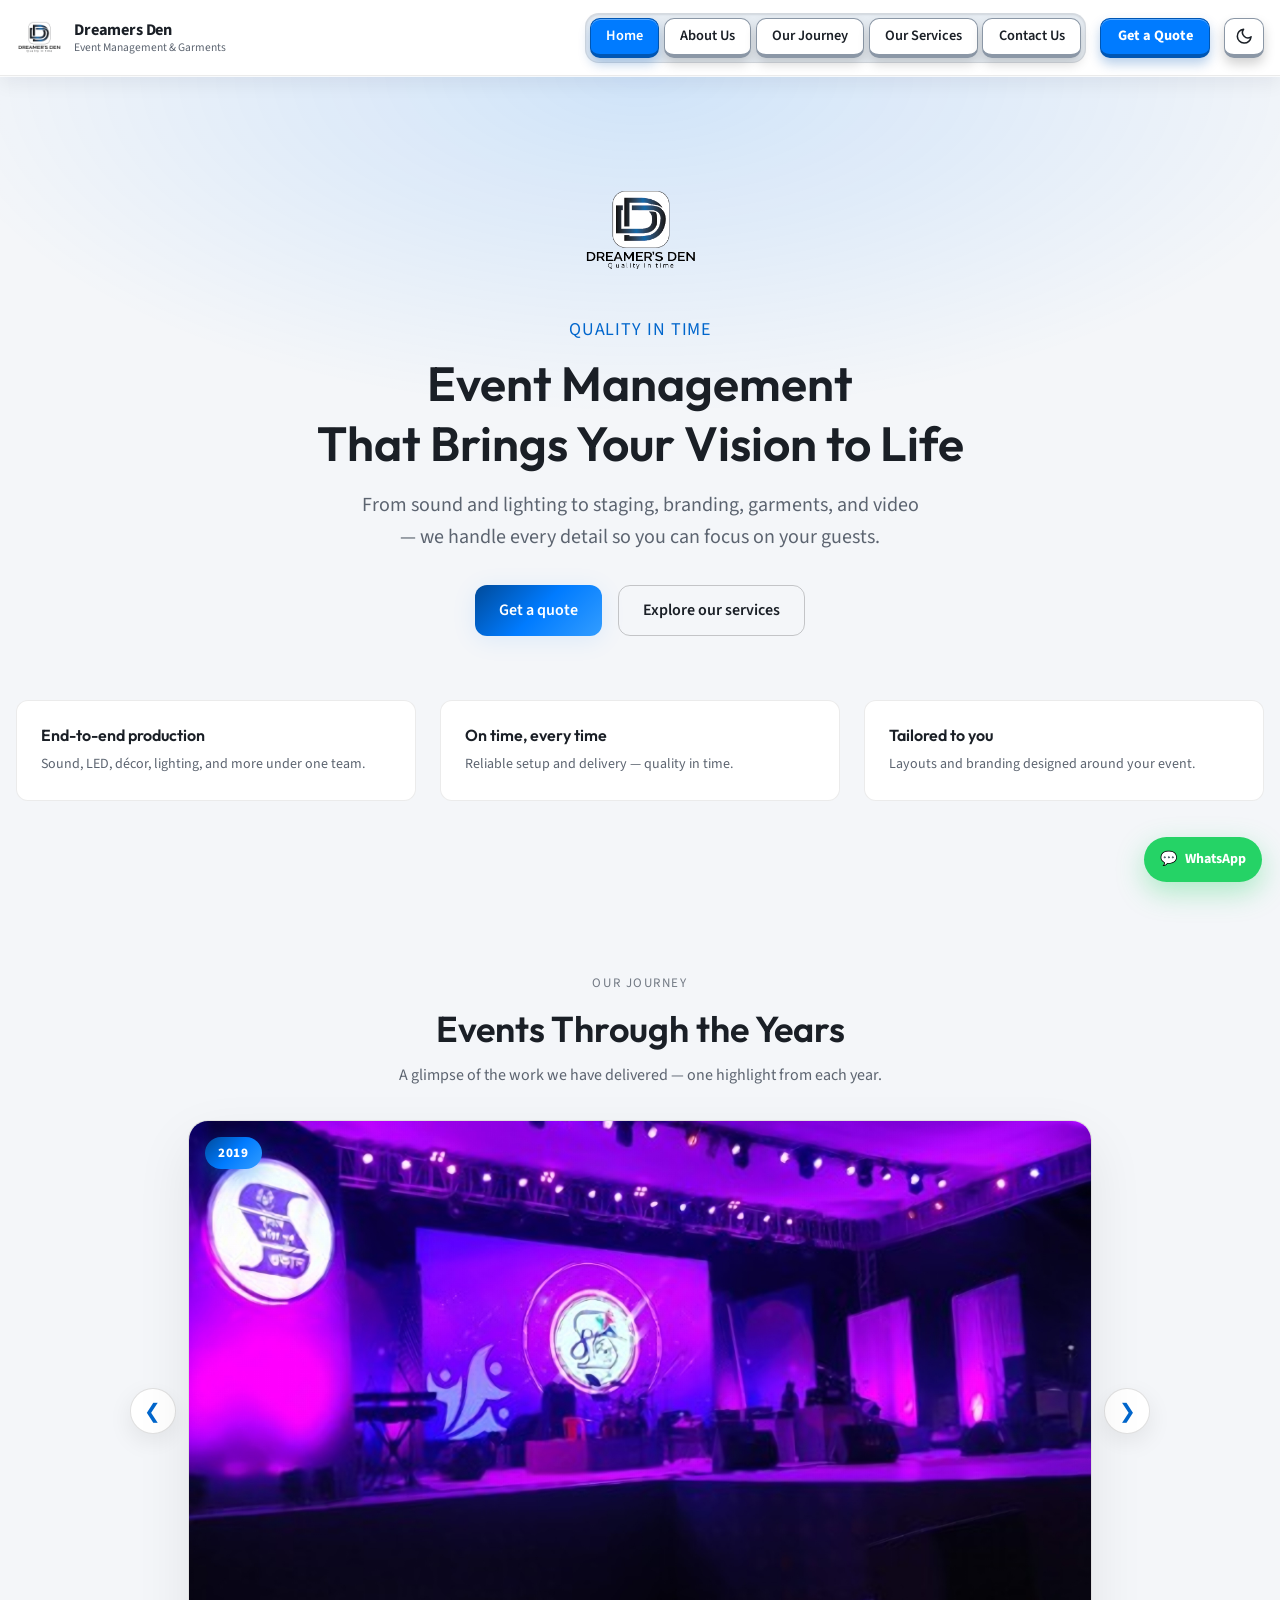
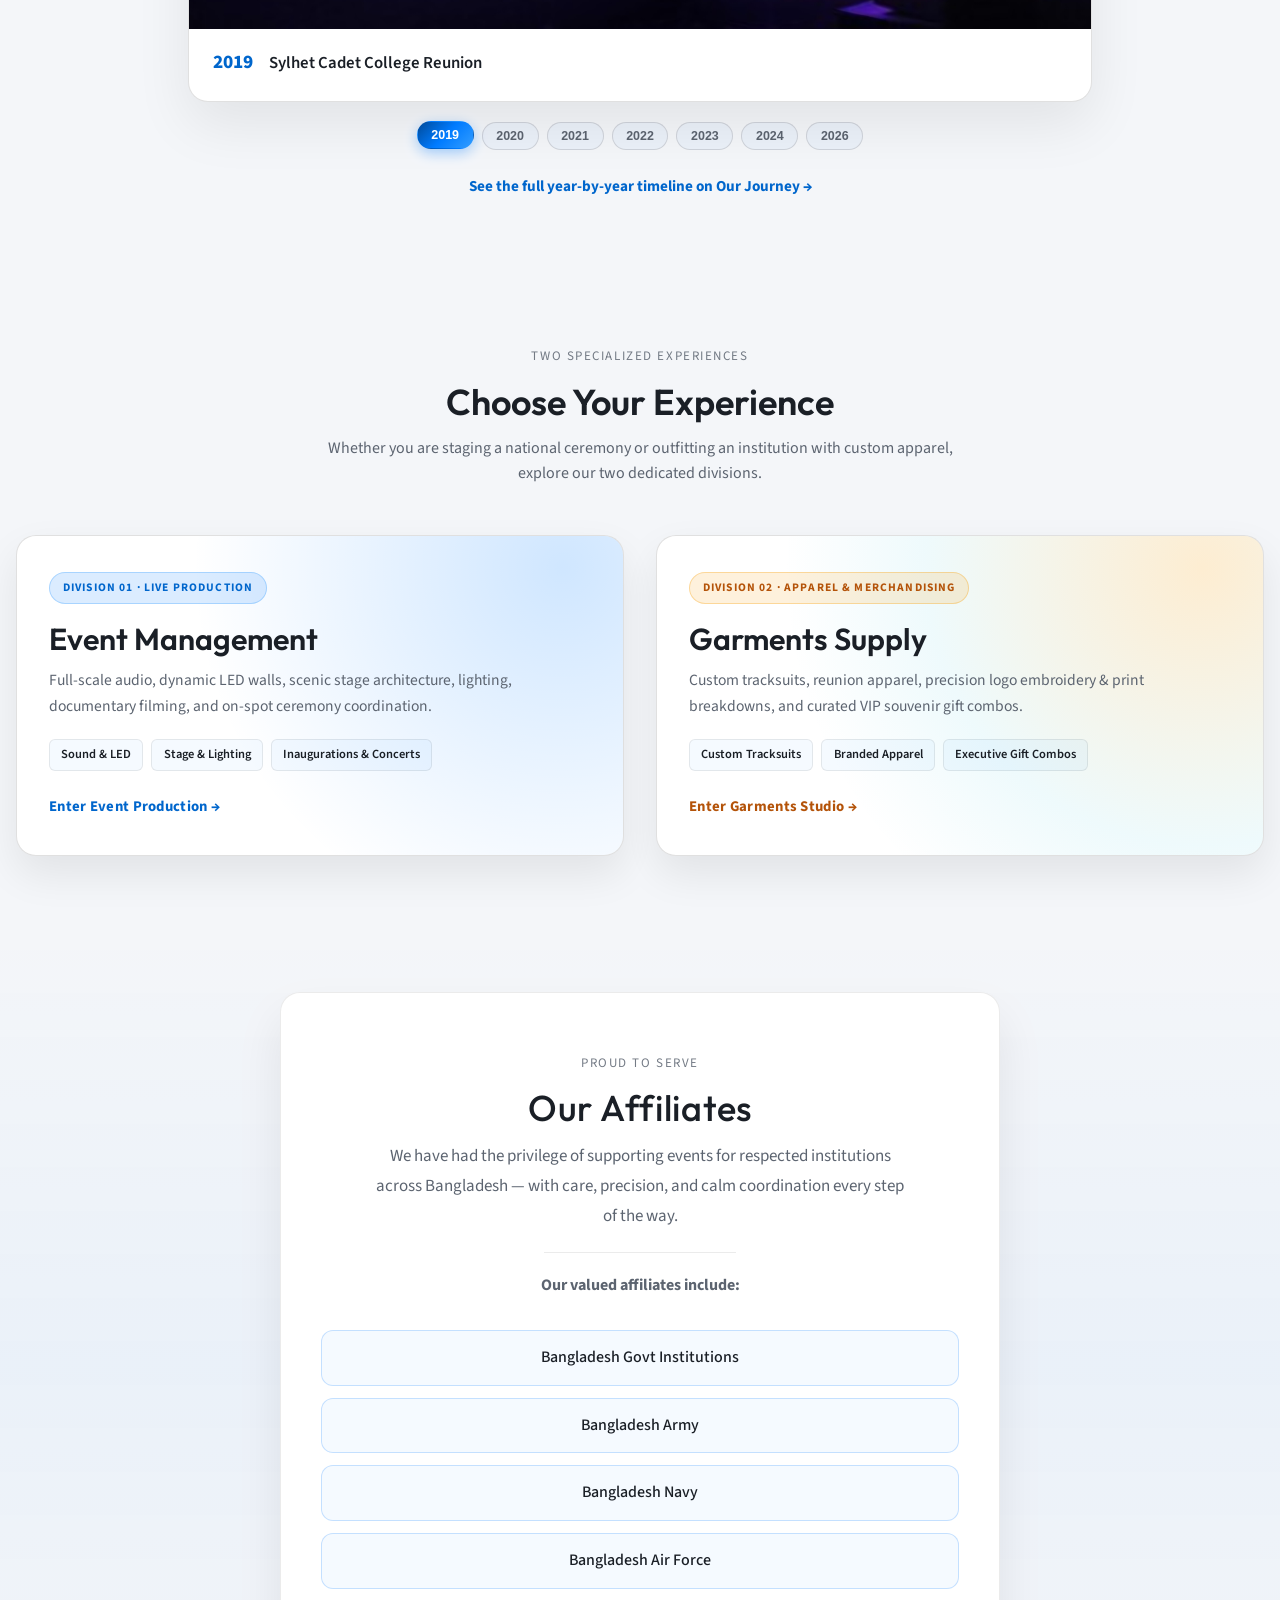
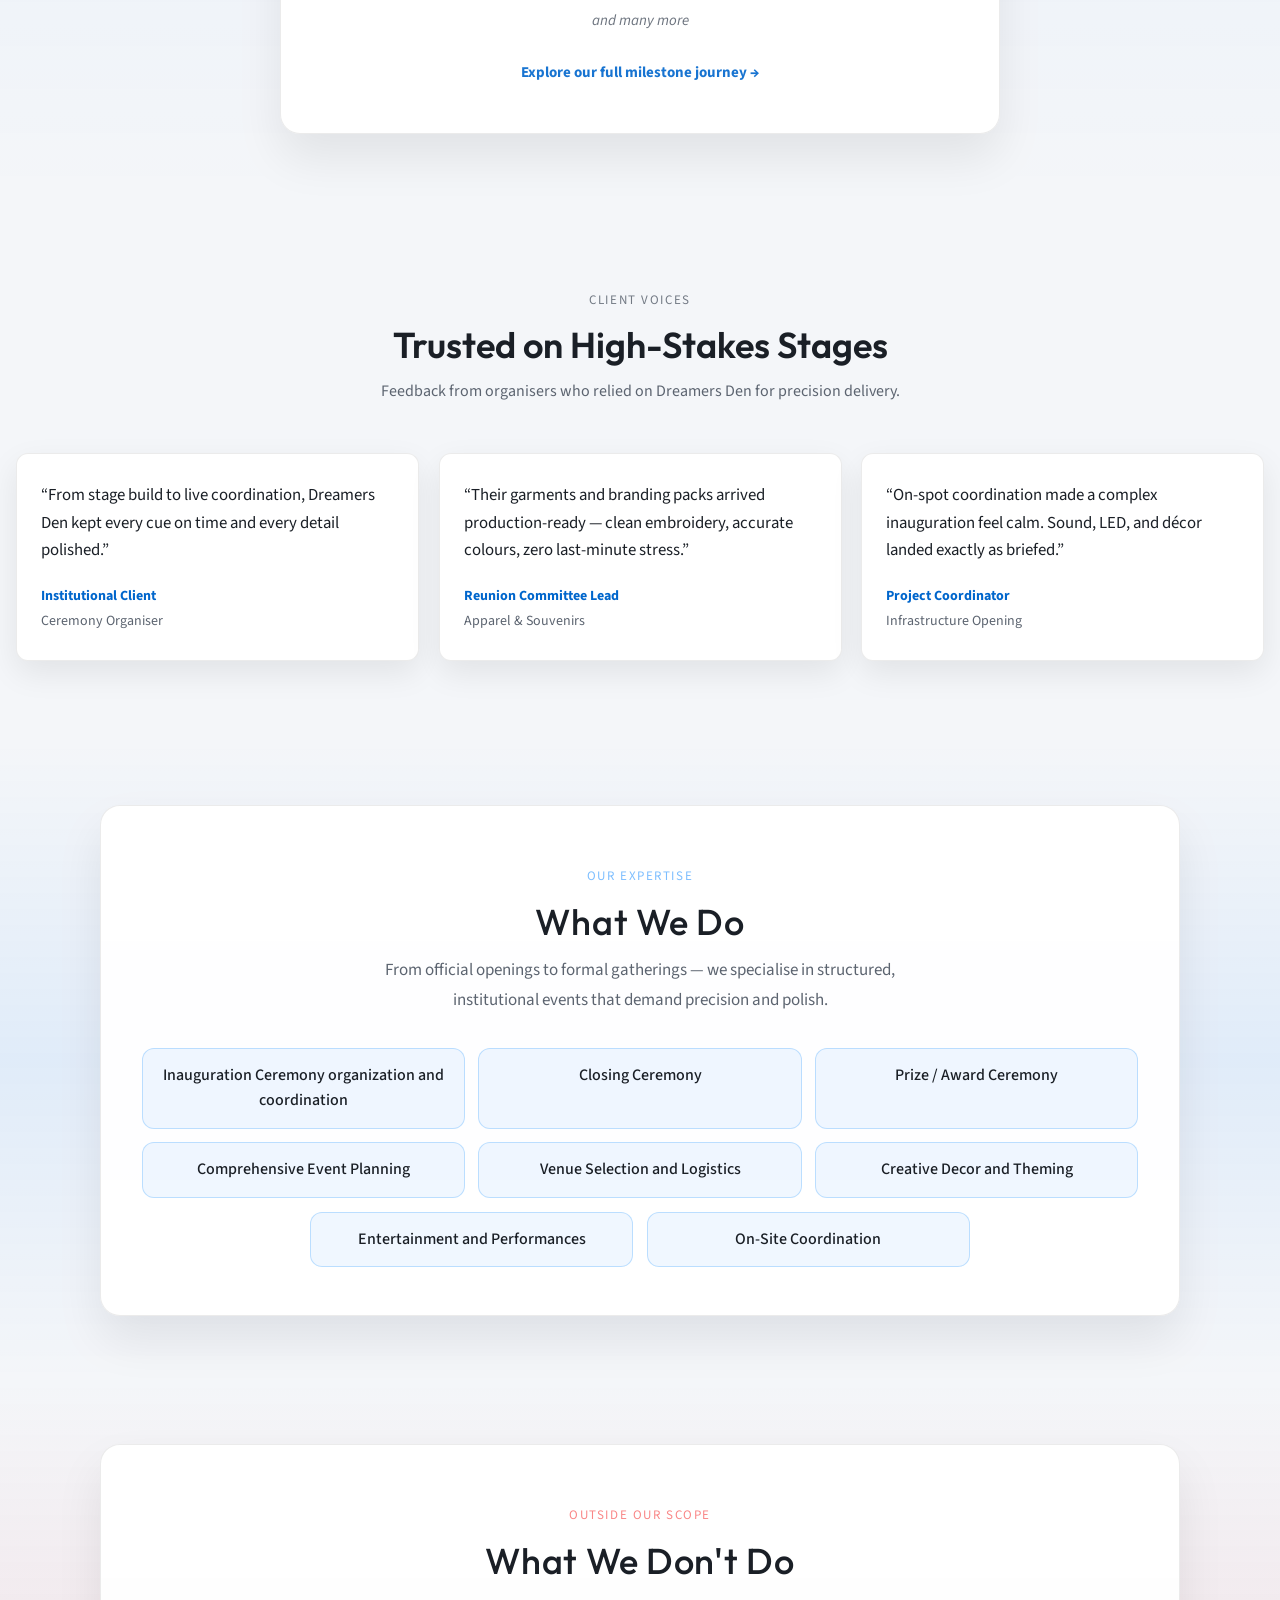
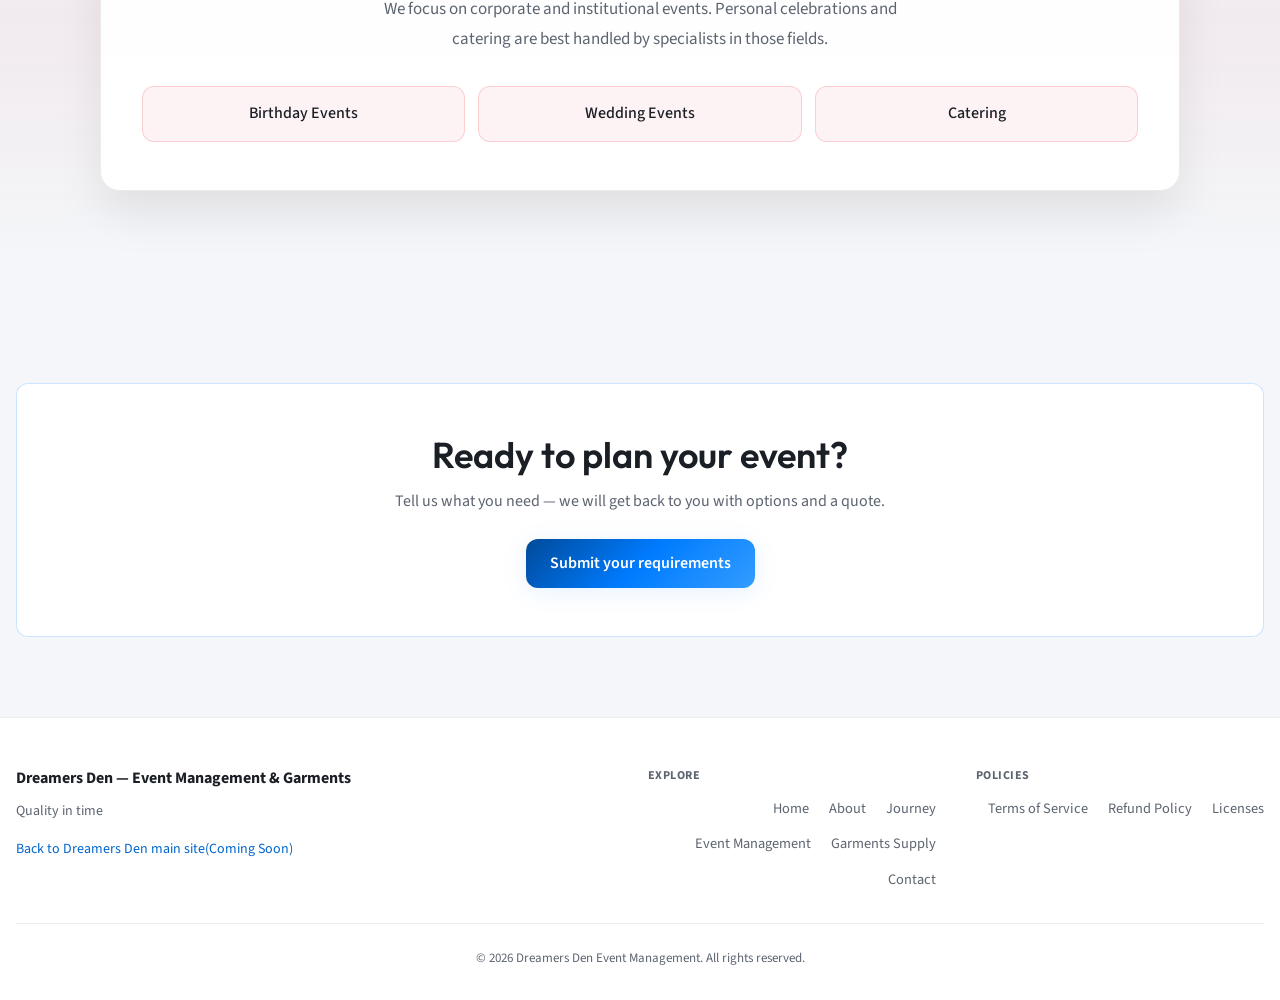
<file: index.html>
<!DOCTYPE html>
<html lang="en">
<head>
  <script>(function(){try{var s=localStorage.getItem("dd-theme");var l=s==="light"||(s!=="dark"&&window.matchMedia("(prefers-color-scheme: light)").matches);if(l)document.documentElement.setAttribute("data-theme","light");}catch(e){}})();</script>
  <meta charset="UTF-8">
  <meta name="viewport" content="width=device-width, initial-scale=1.0">
  <meta name="description" content="Dreamers Den Event Management — quality events on time. Sound, lighting, staging, branding, garments, and full production.">
  <meta property="og:title" content="Dreamers Den — Event Management & Garments">
  <meta property="og:description" content="Quality events on time. Live production and custom garments supply from Dhaka, Bangladesh.">
  <meta property="og:type" content="website">
  <meta property="og:image" content="assets/images/logo-eventmanagement.png">
  <title>Dreamers Den — Event Management &amp; Garments</title>
  <link rel="icon" href="assets/images/logo.png" type="image/png">
  <link rel="preconnect" href="https://fonts.googleapis.com">
  <link rel="preconnect" href="https://fonts.gstatic.com" crossorigin>
  <link href="https://fonts.googleapis.com/css2?family=Outfit:wght@500;600;700;800&family=Source+Sans+3:wght@400;500;600;700&display=optional" rel="stylesheet">
  <link rel="preload" href="assets/images/logo.png" as="image">
  <link rel="stylesheet" href="css/variables.css">
  <link rel="stylesheet" href="css/base.css">
  <link rel="stylesheet" href="css/components.css">
  <link rel="stylesheet" href="css/pages.css">
</head>
<body>
  <div data-site-header></div>
  <script src="js/config.js"></script>
  <script src="js/layout.js"></script>

  <main>
    <section class="hero">
      <div class="container">
        <img src="assets/images/logo.png" alt="" class="hero-logo" width="120" height="120" fetchpriority="high">
        <p class="hero-tagline" data-tagline>Quality in time</p>
        <h1>Event Management<br>That Brings Your Vision to Life</h1>
        <p class="hero-subtitle">
          From sound and lighting to staging, branding, garments, and video — we handle every detail so you can focus on your guests.
        </p>
        <div class="btn-group">
          <a href="contact.html" class="btn btn-primary">Get a quote</a>
          <a href="services.html" class="btn btn-outline">Explore our services</a>
        </div>

        <div class="hero-highlights reveal">
          <div class="highlight-card">
            <h3>End-to-end production</h3>
            <p>Sound, LED, décor, lighting, and more under one team.</p>
          </div>
          <div class="highlight-card">
            <h3>On time, every time</h3>
            <p>Reliable setup and delivery — quality in time.</p>
          </div>
          <div class="highlight-card">
            <h3>Tailored to you</h3>
            <p>Layouts and branding designed around your event.</p>
          </div>
        </div>
      </div>
    </section>

    <section class="section journey-carousel-section" aria-labelledby="journey-carousel-heading">
      <div class="container">
        <div class="section-header reveal">
          <p class="customers-eyebrow">Our journey</p>
          <h2 id="journey-carousel-heading">Events Through the Years</h2>
          <p>A glimpse of the work we have delivered — one highlight from each year.</p>
        </div>
        <div id="journey-carousel" class="journey-carousel reveal" role="region" aria-roledescription="carousel"
          aria-label="Journey highlights by year"></div>
        <p class="journey-carousel-footer reveal">
          <a href="journey.html">See the full year-by-year timeline on Our Journey &rarr;</a>
        </p>
      </div>
    </section>

    <section class="section divisions-spotlight-section" aria-labelledby="divisions-spotlight-heading">
      <div class="container">
        <div class="section-header reveal">
          <p class="customers-eyebrow">Two Specialized Experiences</p>
          <h2 id="divisions-spotlight-heading">Choose Your Experience</h2>
          <p>Whether you are staging a national ceremony or outfitting an institution with custom apparel, explore our two dedicated divisions.</p>
        </div>
        <div class="divisions-dual-grid">
          <a href="services.html#event-management" class="division-portal-card division-portal-card--events tilt-card reveal">
            <span class="division-portal-badge">Division 01 · Live Production</span>
            <h3>Event Management</h3>
            <p>Full-scale audio, dynamic LED walls, scenic stage architecture, lighting, documentary filming, and on-spot ceremony coordination.</p>
            <ul class="division-portal-tags" aria-label="Key Event Management capabilities">
              <li>Sound &amp; LED</li>
              <li>Stage &amp; Lighting</li>
              <li>Inaugurations &amp; Concerts</li>
            </ul>
            <span class="division-portal-cta">Enter Event Production &rarr;</span>
          </a>
          <a href="services.html#garments-supply" class="division-portal-card division-portal-card--garments tilt-card reveal">
            <span class="division-portal-badge">Division 02 · Apparel &amp; Merchandising</span>
            <h3>Garments Supply</h3>
            <p>Custom tracksuits, reunion apparel, precision logo embroidery &amp; print breakdowns, and curated VIP souvenir gift combos.</p>
            <ul class="division-portal-tags" aria-label="Key Garments Supply capabilities">
              <li>Custom Tracksuits</li>
              <li>Branded Apparel</li>
              <li>Executive Gift Combos</li>
            </ul>
            <span class="division-portal-cta">Enter Garments Studio &rarr;</span>
          </a>
        </div>
      </div>
    </section>

    <section class="section section--soothing customers-section" aria-labelledby="customers-heading">
      <div class="container">
        <div class="customers-panel reveal">
          <div class="section-header customers-header">
            <p class="customers-eyebrow">Proud to serve</p>
            <h2 id="customers-heading">Our Affiliates</h2>
            <p class="customers-intro">
              We have had the privilege of supporting events for respected institutions across Bangladesh — with care, precision, and calm coordination every step of the way.
            </p>
            <hr class="customers-divider">
            <p class="customers-list-label"><strong>Our valued affiliates include:</strong></p>
          </div>
          <ul class="customers-list" role="list">
            <li class="customer-item">Bangladesh Govt Institutions</li>
            <li class="customer-item">Bangladesh Army</li>
            <li class="customer-item">Bangladesh Navy</li>
            <li class="customer-item">Bangladesh Air Force</li>
          </ul>
          <p class="customers-more">and many more</p>
          <p class="customers-footer-note">
            <strong><a href="journey.html">Explore our full milestone journey &rarr;</a></strong>
          </p>
        </div>
      </div>
    </section>

    <section class="section testimonials-section" aria-labelledby="testimonials-heading">
      <div class="container">
        <div class="section-header reveal">
          <p class="customers-eyebrow">Client voices</p>
          <h2 id="testimonials-heading">Trusted on High-Stakes Stages</h2>
          <p>Feedback from organisers who relied on Dreamers Den for precision delivery.</p>
        </div>
        <div id="testimonials" class="testimonials-grid"></div>
      </div>
    </section>

    <section class="section section--soothing events-section events-section--manage" aria-labelledby="events-manage-heading">
      <div class="container">
        <div class="customers-panel reveal">
          <div class="section-header customers-header">
            <p class="customers-eyebrow">Our expertise</p>
            <h2 id="events-manage-heading">What We Do</h2>
            <p class="customers-intro">
              From official openings to formal gatherings — we specialise in structured, institutional events that demand precision and polish.
            </p>
          </div>
          <ul class="customers-list" role="list">
            <li class="customer-item">Inauguration Ceremony organization and coordination</li>
            <li class="customer-item">Closing Ceremony</li>
            <li class="customer-item">Prize / Award Ceremony</li>
            <li class="customer-item">Comprehensive Event Planning</li>
            <li class="customer-item">Venue Selection and Logistics</li>
            <li class="customer-item">Creative Decor and Theming</li>
            <li class="customer-item">Entertainment and Performances</li>
            <li class="customer-item">On-Site Coordination</li>
          </ul>
        </div>
      </div>
    </section>

    <section class="section section--soothing events-section events-section--exclude" aria-labelledby="events-exclude-heading">
      <div class="container">
        <div class="customers-panel reveal">
          <div class="section-header customers-header">
            <p class="customers-eyebrow">Outside our scope</p>
            <h2 id="events-exclude-heading">What We Don't Do</h2>
            <p class="customers-intro">
              We focus on corporate and institutional events. Personal celebrations and catering are best handled by specialists in those fields.
            </p>
          </div>
          <ul class="customers-list" role="list">
            <li class="customer-item">Birthday Events</li>
            <li class="customer-item">Wedding Events</li>
            <li class="customer-item">Catering</li>
          </ul>
        </div>
      </div>
    </section>

    <section class="section">
      <div class="container">
        <div class="cta-strip reveal">
          <h2>Ready to plan your event?</h2>
          <p>Tell us what you need — we will get back to you with options and a quote.</p>
          <a href="#" class="btn btn-primary" data-form-url target="_blank" rel="noopener noreferrer">Submit your requirements</a>
        </div>
      </div>
    </section>
  </main>

  <div data-site-footer></div>

  <script src="js/main.js" defer></script>
</body>
</html>
</file>
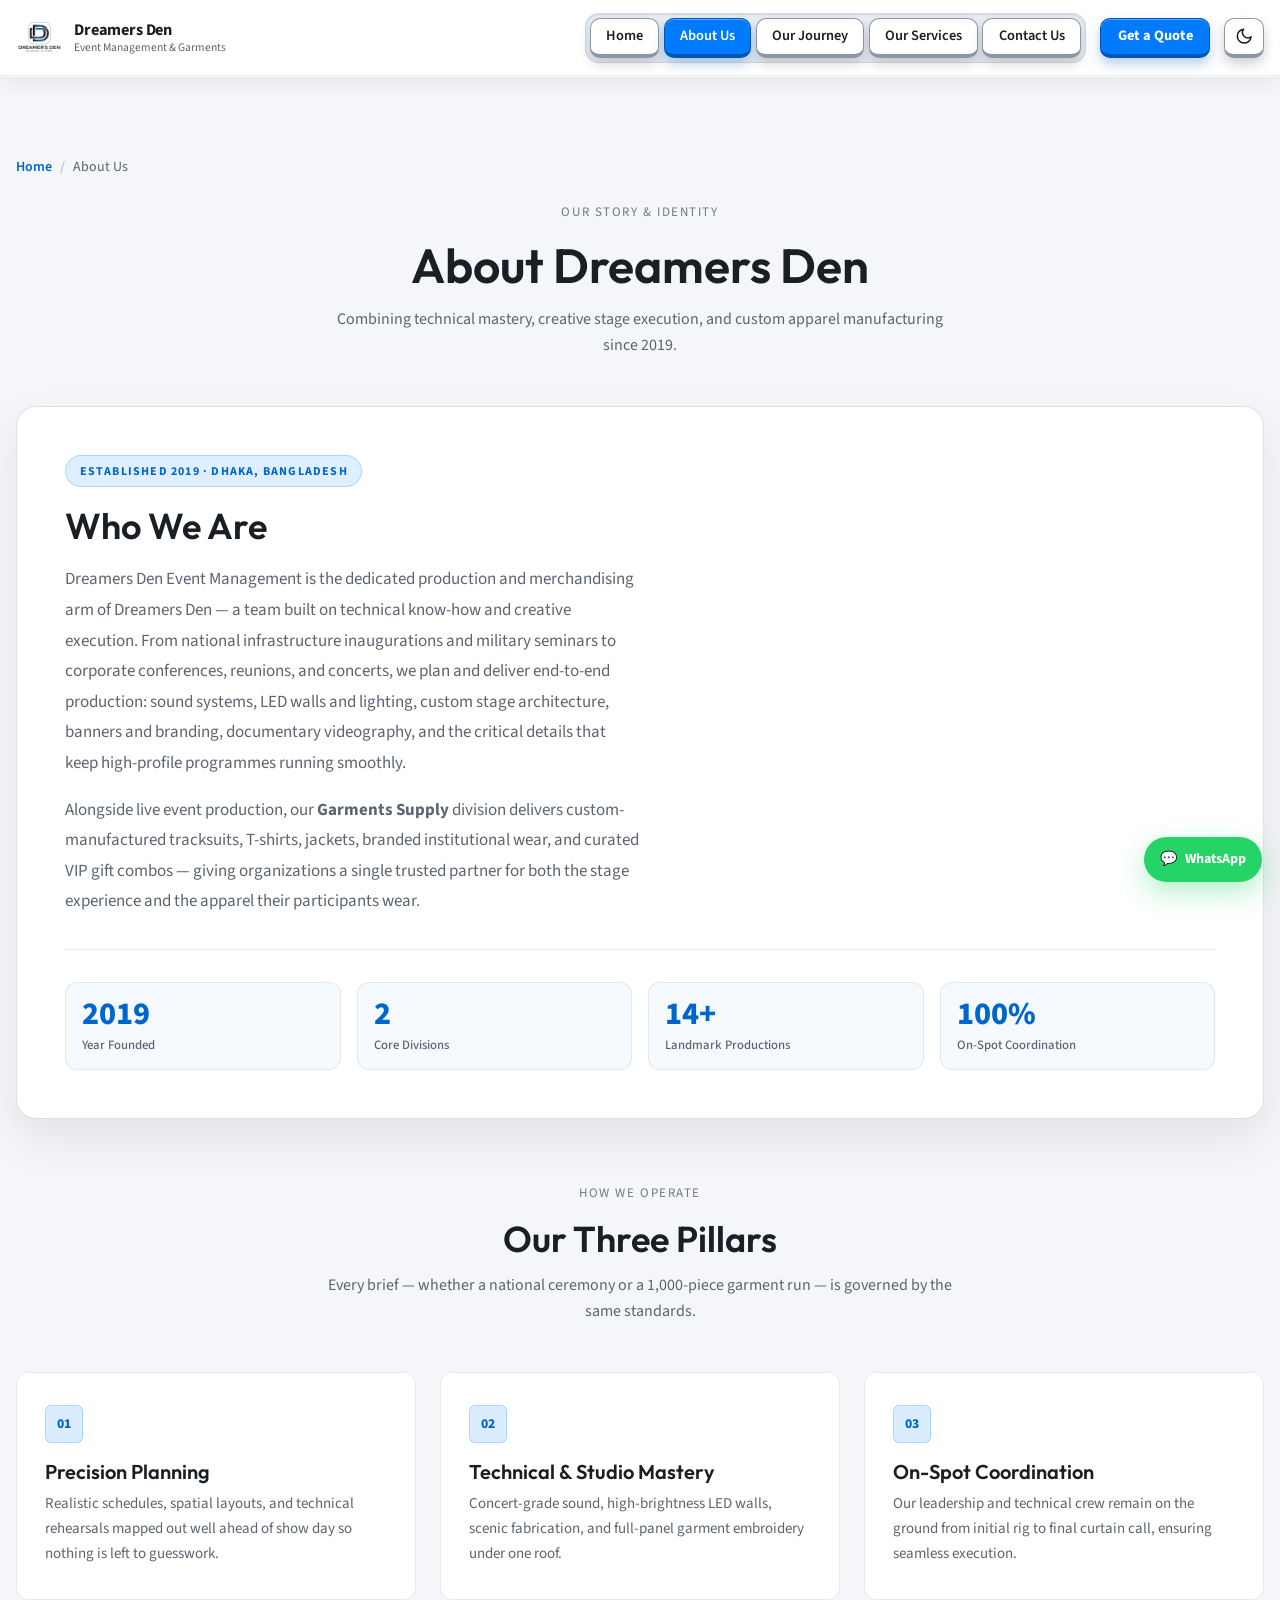
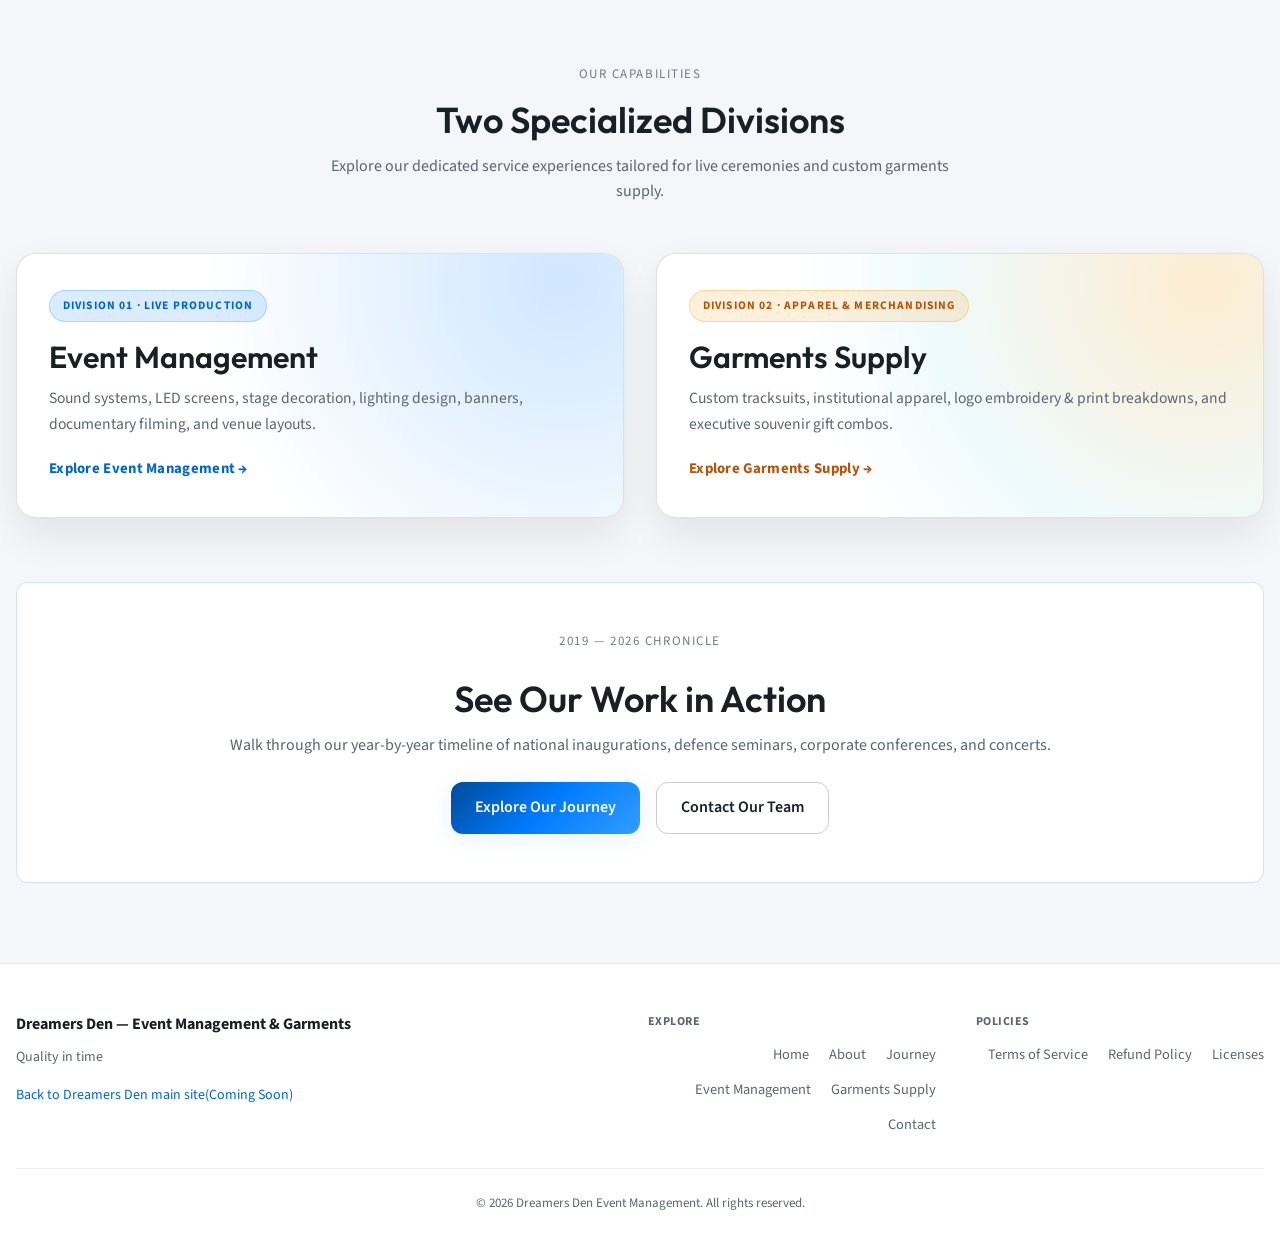
<file: about.html>
<!DOCTYPE html>
<html lang="en">
<head>
  <script>(function(){try{var s=localStorage.getItem("dd-theme");var l=s==="light"||(s!=="dark"&&window.matchMedia("(prefers-color-scheme: light)").matches);if(l)document.documentElement.setAttribute("data-theme","light");}catch(e){}})();</script>
  <meta charset="UTF-8">
  <meta name="viewport" content="width=device-width, initial-scale=1.0">
  <meta name="description" content="About Dreamers Den Event Management & Garments Supply — our story, core values, and two specialized divisions.">
  <meta property="og:title" content="About Us — Dreamers Den">
  <meta property="og:description" content="Our story, pillars, and dual divisions: Event Management and Garments Supply.">
  <meta property="og:type" content="website">
  <meta property="og:image" content="assets/images/logo-eventmanagement.png">
  <title>About Us — Dreamers Den Event Management</title>
  <link rel="icon" href="assets/images/logo.png" type="image/png">
  <link rel="preconnect" href="https://fonts.googleapis.com">
  <link rel="preconnect" href="https://fonts.gstatic.com" crossorigin>
  <link href="https://fonts.googleapis.com/css2?family=Outfit:wght@500;600;700;800&family=Source+Sans+3:wght@400;500;600;700&display=optional" rel="stylesheet">
  <link rel="stylesheet" href="css/variables.css">
  <link rel="stylesheet" href="css/base.css">
  <link rel="stylesheet" href="css/components.css">
  <link rel="stylesheet" href="css/pages.css">
</head>
<body>
  <div data-site-header></div>
  <script src="js/config.js"></script>
  <script src="js/layout.js"></script>

  <main>
    <section class="section about-page-section">
      <div class="container">
        <nav data-breadcrumbs data-crumb-current="About Us"></nav>
        <div class="section-header reveal">
          <p class="customers-eyebrow">Our Story &amp; Identity</p>
          <h1>About Dreamers Den</h1>
          <p>Combining technical mastery, creative stage execution, and custom apparel manufacturing since 2019.</p>
        </div>

        <div class="about-story-card tilt-card reveal">
          <div class="about-story-badge">Established 2019 · Dhaka, Bangladesh</div>
          <h2>Who We Are</h2>
          <p>
            Dreamers Den Event Management is the dedicated production and merchandising arm of Dreamers Den — a team built on technical know-how and creative execution. From national infrastructure inaugurations and military seminars to corporate conferences, reunions, and concerts, we plan and deliver end-to-end production: sound systems, LED walls and lighting, custom stage architecture, banners and branding, documentary videography, and the critical details that keep high-profile programmes running smoothly.
          </p>
          <p>
            Alongside live event production, our <strong>Garments Supply</strong> division delivers custom-manufactured tracksuits, T-shirts, jackets, branded institutional wear, and curated VIP gift combos — giving organizations a single trusted partner for both the stage experience and the apparel their participants wear.
          </p>
          <div class="about-stats-row">
            <div class="about-stat-item">
              <span class="about-stat-value">2019</span>
              <span class="about-stat-label">Year Founded</span>
            </div>
            <div class="about-stat-item">
              <span class="about-stat-value">2</span>
              <span class="about-stat-label">Core Divisions</span>
            </div>
            <div class="about-stat-item">
              <span class="about-stat-value" data-stat-productions>14+</span>
              <span class="about-stat-label">Landmark Productions</span>
            </div>
            <div class="about-stat-item">
              <span class="about-stat-value">100%</span>
              <span class="about-stat-label">On-Spot Coordination</span>
            </div>
          </div>
        </div>

        <div class="about-pillars-section reveal">
          <div class="section-header">
            <p class="customers-eyebrow">How We Operate</p>
            <h2>Our Three Pillars</h2>
            <p>Every brief — whether a national ceremony or a 1,000-piece garment run — is governed by the same standards.</p>
          </div>
          <div class="about-pillars-grid">
            <article class="card about-pillar-card tilt-card">
              <span class="about-pillar-num">01</span>
              <h3>Precision Planning</h3>
              <p>Realistic schedules, spatial layouts, and technical rehearsals mapped out well ahead of show day so nothing is left to guesswork.</p>
            </article>
            <article class="card about-pillar-card tilt-card">
              <span class="about-pillar-num">02</span>
              <h3>Technical &amp; Studio Mastery</h3>
              <p>Concert-grade sound, high-brightness LED walls, scenic fabrication, and full-panel garment embroidery under one roof.</p>
            </article>
            <article class="card about-pillar-card tilt-card">
              <span class="about-pillar-num">03</span>
              <h3>On-Spot Coordination</h3>
              <p>Our leadership and technical crew remain on the ground from initial rig to final curtain call, ensuring seamless execution.</p>
            </article>
          </div>
        </div>

        <div class="about-divisions-section reveal">
          <div class="section-header">
            <p class="customers-eyebrow">Our Capabilities</p>
            <h2>Two Specialized Divisions</h2>
            <p>Explore our dedicated service experiences tailored for live ceremonies and custom garments supply.</p>
          </div>
          <div class="divisions-dual-grid">
            <a href="services.html#event-management" class="division-portal-card division-portal-card--events tilt-card">
              <span class="division-portal-badge">Division 01 · Live Production</span>
              <h3>Event Management</h3>
              <p>Sound systems, LED screens, stage decoration, lighting design, banners, documentary filming, and venue layouts.</p>
              <span class="division-portal-cta">Explore Event Management &rarr;</span>
            </a>
            <a href="services.html#garments-supply" class="division-portal-card division-portal-card--garments tilt-card">
              <span class="division-portal-badge">Division 02 · Apparel &amp; Merchandising</span>
              <h3>Garments Supply</h3>
              <p>Custom tracksuits, institutional apparel, logo embroidery &amp; print breakdowns, and executive souvenir gift combos.</p>
              <span class="division-portal-cta">Explore Garments Supply &rarr;</span>
            </a>
          </div>
        </div>

        <div class="cta-strip about-journey-cta reveal">
          <p class="customers-eyebrow">2019 — 2026 Chronicle</p>
          <h2>See Our Work in Action</h2>
          <p>Walk through our year-by-year timeline of national inaugurations, defence seminars, corporate conferences, and concerts.</p>
          <div class="btn-group">
            <a href="journey.html" class="btn btn-primary">Explore Our Journey</a>
            <a href="contact.html" class="btn btn-outline">Contact Our Team</a>
          </div>
        </div>
      </div>
    </section>
  </main>

  <div data-site-footer></div>

  <script src="js/main.js" defer></script>
</body>
</html>
</file>
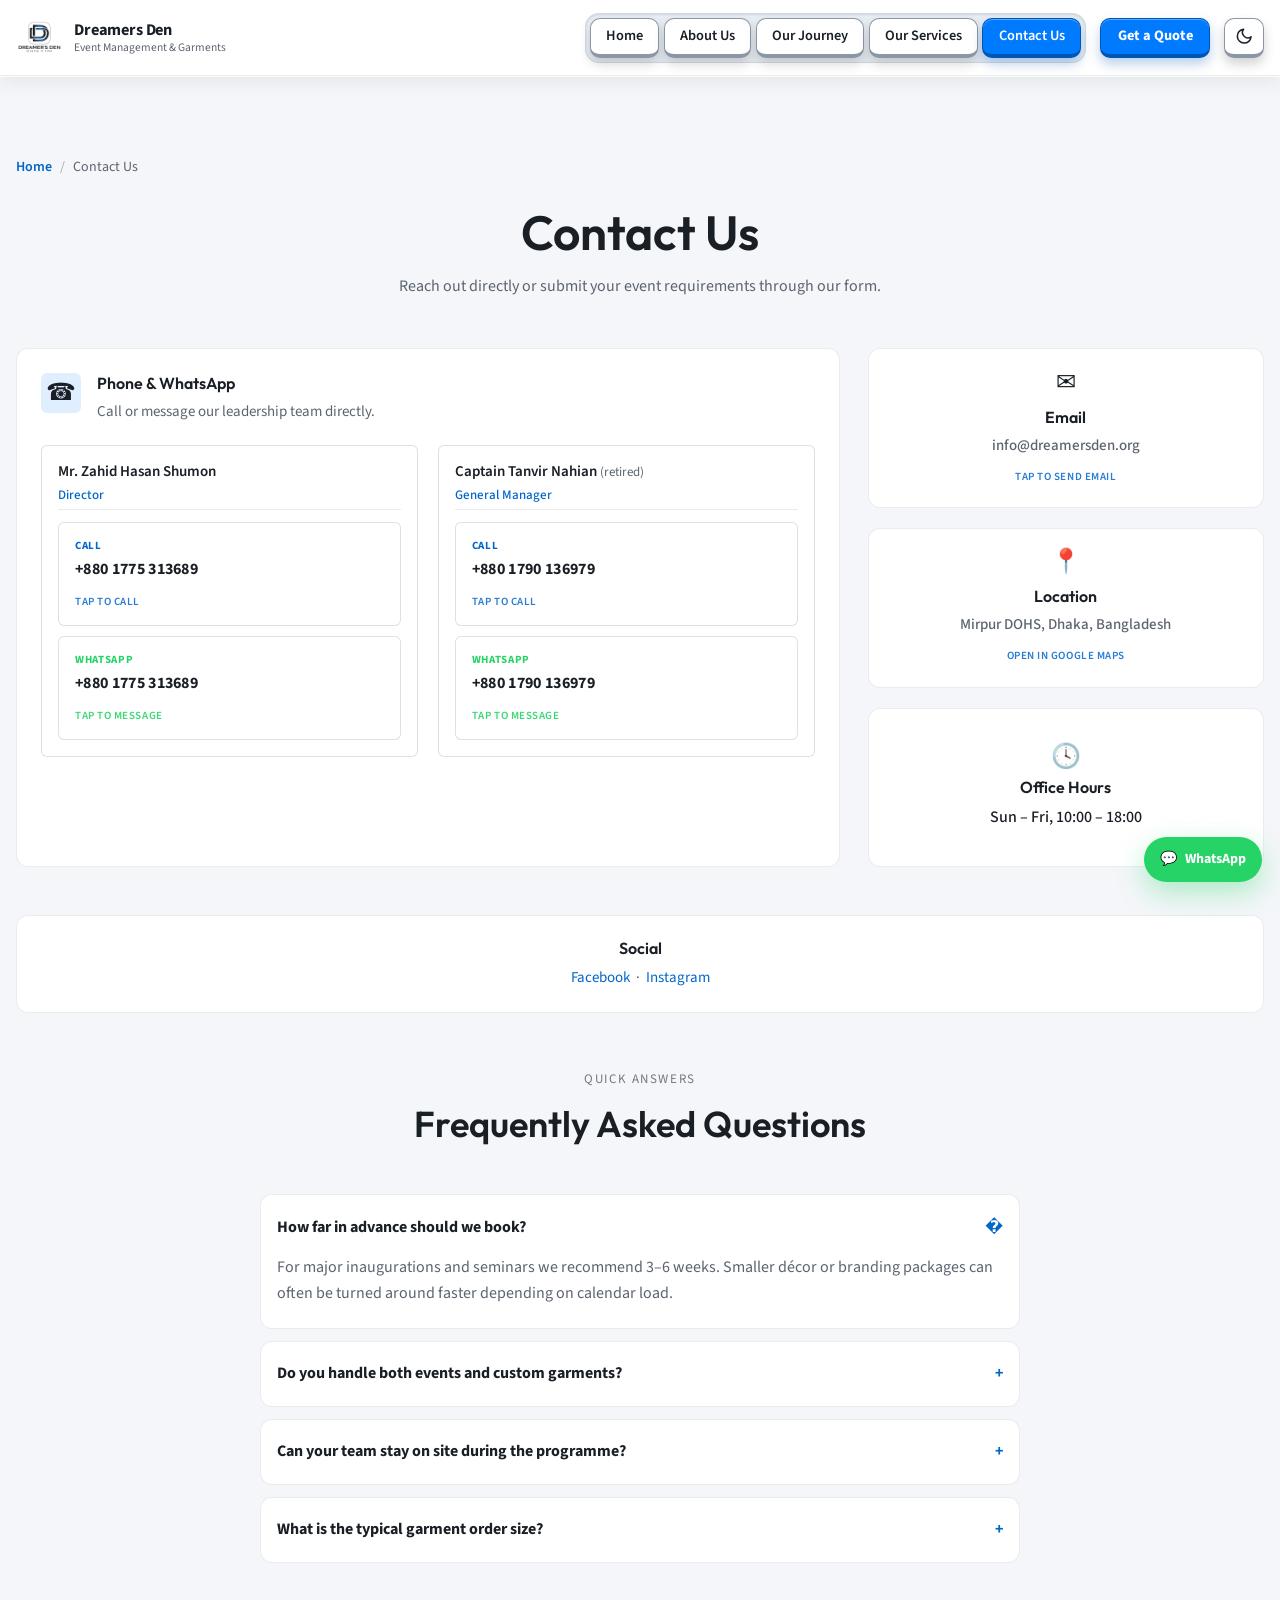
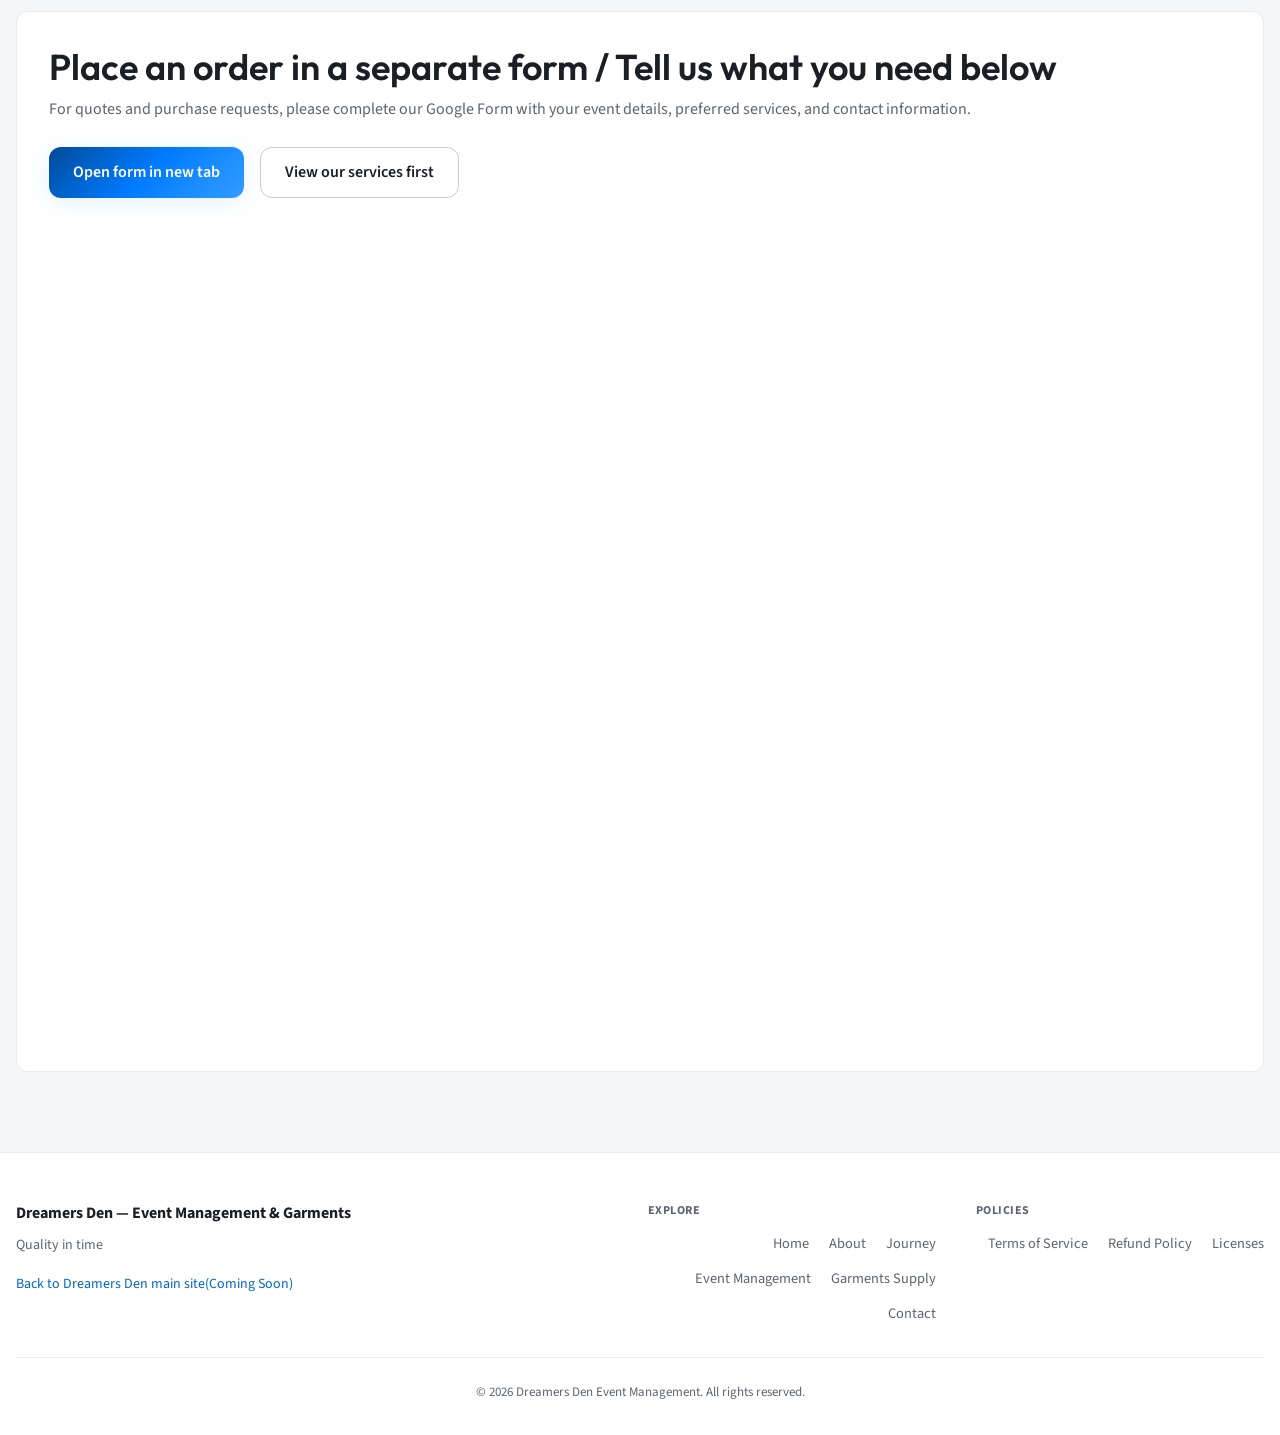
<file: contact.html>
<!DOCTYPE html>
<html lang="en">
<head>
  <script>(function(){try{var s=localStorage.getItem("dd-theme");var l=s==="light"||(s!=="dark"&&window.matchMedia("(prefers-color-scheme: light)").matches);if(l)document.documentElement.setAttribute("data-theme","light");}catch(e){}})();</script>
  <meta charset="UTF-8">
  <meta name="viewport" content="width=device-width, initial-scale=1.0">
  <meta name="description" content="Contact Dreamers Den Event Management — email, phone, WhatsApp, and inquiry form for quotes and orders.">
  <meta property="og:title" content="Contact Us — Dreamers Den">
  <meta property="og:description" content="Reach Dreamers Den for event production and garments supply quotes.">
  <meta property="og:type" content="website">
  <meta property="og:image" content="assets/images/logo-eventmanagement.png">
  <title>Contact Us — Dreamers Den Event Management</title>
  <link rel="icon" href="assets/images/logo.png" type="image/png">
  <link rel="preconnect" href="https://fonts.googleapis.com">
  <link rel="preconnect" href="https://fonts.gstatic.com" crossorigin>
  <link href="https://fonts.googleapis.com/css2?family=Outfit:wght@500;600;700;800&family=Source+Sans+3:wght@400;500;600;700&display=optional" rel="stylesheet">
  <link rel="stylesheet" href="css/variables.css">
  <link rel="stylesheet" href="css/base.css">
  <link rel="stylesheet" href="css/components.css">
  <link rel="stylesheet" href="css/pages.css">
</head>
<body>
  <div data-site-header></div>
  <script src="js/config.js"></script>
  <script src="js/layout.js"></script>

  <main>
    <section class="section">
      <div class="container">
        <nav data-breadcrumbs data-crumb-current="Contact Us"></nav>
        <div class="section-header reveal">
          <h1>Contact Us</h1>
          <p>Reach out directly or submit your event requirements through our form.</p>
        </div>

        <div class="contact-layout reveal" data-contact-static>
          <article class="card contact-card contact-card--phones">
            <header class="contact-card-header">
              <div class="contact-icon" aria-hidden="true">&#9742;</div>
              <div>
                <h3>Phone &amp; WhatsApp</h3>
                <p class="contact-card-lead">Call or message our leadership team directly.</p>
              </div>
            </header>
            <ul class="contact-phone-list">
              <li class="contact-person">
                <div class="contact-person-head">
                  <span class="contact-phone-name">Mr. Zahid Hasan Shumon</span>
                  <span class="contact-phone-role">Director</span>
                </div>
                <div class="contact-person-channels">
                  <a class="contact-channel-link contact-channel-link--call" href="tel:+8801775313689" aria-label="Call Mr. Zahid Hasan Shumon, +8801775313689">
                    <span class="contact-channel-label">Call</span>
                    <span class="contact-phone-number">+880 1775 313689</span>
                    <span class="contact-action-hint">Tap to call</span>
                  </a>
                  <a class="contact-channel-link contact-channel-link--whatsapp" href="https://wa.me/8801775313689" target="_blank" rel="noopener noreferrer" aria-label="WhatsApp Mr. Zahid Hasan Shumon, +8801775313689">
                    <span class="contact-channel-label">WhatsApp</span>
                    <span class="contact-phone-number">+880 1775 313689</span>
                    <span class="contact-action-hint">Tap to message</span>
                  </a>
                </div>
              </li>
              <li class="contact-person">
                <div class="contact-person-head">
                  <span class="contact-phone-name">Captain Tanvir Nahian <span class="contact-phone-note">(retired)</span></span>
                  <span class="contact-phone-role">General Manager</span>
                </div>
                <div class="contact-person-channels">
                  <a class="contact-channel-link contact-channel-link--call" href="tel:+8801790136979" aria-label="Call Captain Tanvir Nahian, +8801790136979">
                    <span class="contact-channel-label">Call</span>
                    <span class="contact-phone-number">+880 1790 136979</span>
                    <span class="contact-action-hint">Tap to call</span>
                  </a>
                  <a class="contact-channel-link contact-channel-link--whatsapp" href="https://wa.me/8801790136979" target="_blank" rel="noopener noreferrer" aria-label="WhatsApp Captain Tanvir Nahian, +8801790136979">
                    <span class="contact-channel-label">WhatsApp</span>
                    <span class="contact-phone-number">+880 1790 136979</span>
                    <span class="contact-action-hint">Tap to message</span>
                  </a>
                </div>
              </li>
            </ul>
          </article>

          <div class="contact-quick">
            <a class="card contact-card contact-action" href="mailto:info@dreamersden.org" aria-label="Send email to info@dreamersden.org">
              <div class="contact-icon" aria-hidden="true">&#9993;</div>
              <h3>Email</h3>
              <p class="contact-action-value" id="contact-email">info@dreamersden.org</p>
              <span class="contact-action-hint">Tap to send email</span>
            </a>

            <a class="card contact-card contact-action" href="https://maps.app.goo.gl/w8bwZoHwkQiR7afR6" target="_blank" rel="noopener noreferrer" aria-label="Open Mirpur DOHS, Dhaka in Google Maps">
              <div class="contact-icon" aria-hidden="true">&#128205;</div>
              <h3>Location</h3>
              <p class="contact-action-value" id="contact-address">Mirpur DOHS, Dhaka, Bangladesh</p>
              <span class="contact-action-hint">Open in Google Maps</span>
            </a>

            <article class="card contact-card contact-card--info">
              <div class="contact-icon" aria-hidden="true">&#128339;</div>
              <h3>Office Hours</h3>
              <p id="contact-hours">Sun – Fri, 10:00 – 18:00</p>
            </article>
          </div>
        </div>

        <div class="contact-grid reveal" style="margin-bottom: 0;">
          <article class="card contact-card">
            <h3>Social</h3>
            <p>
              <a id="social-facebook" href="#" target="_blank" rel="noopener noreferrer">Facebook</a>
              &nbsp;&middot;&nbsp;
              <a id="social-instagram" href="#" target="_blank" rel="noopener noreferrer">Instagram</a>
            </p>
          </article>
        </div>

        <section class="faq-section reveal" aria-labelledby="faq-heading">
          <div class="section-header">
            <p class="customers-eyebrow">Quick answers</p>
            <h2 id="faq-heading">Frequently Asked Questions</h2>
          </div>
          <div id="faq-list" class="faq-list"></div>
        </section>

        <div class="form-section reveal" style="margin-top: 3rem;">
          <h2>Place an order in a separate form / Tell us what you need below</h2>
          <p>
            For quotes and purchase requests, please complete our Google Form with your event details, preferred services, and contact information.
          </p>
          <div class="form-actions">
            <a href="#" class="btn btn-primary" data-form-url target="_blank" rel="noopener noreferrer">Open form in new tab</a>
            <a href="services.html" class="btn btn-outline">View our services first</a>
          </div>
          <div class="form-embed-wrap" style="margin-top: 2rem;">
            <iframe
              id="google-form-embed"
              title="Dreamers Den Event Management inquiry form"
              src=""
              loading="lazy"
              allowfullscreen>
            </iframe>
          </div>
        </div>
      </div>
    </section>
  </main>

  <div data-site-footer></div>

  <script src="js/main.js" defer></script>
</body>
</html>
</file>
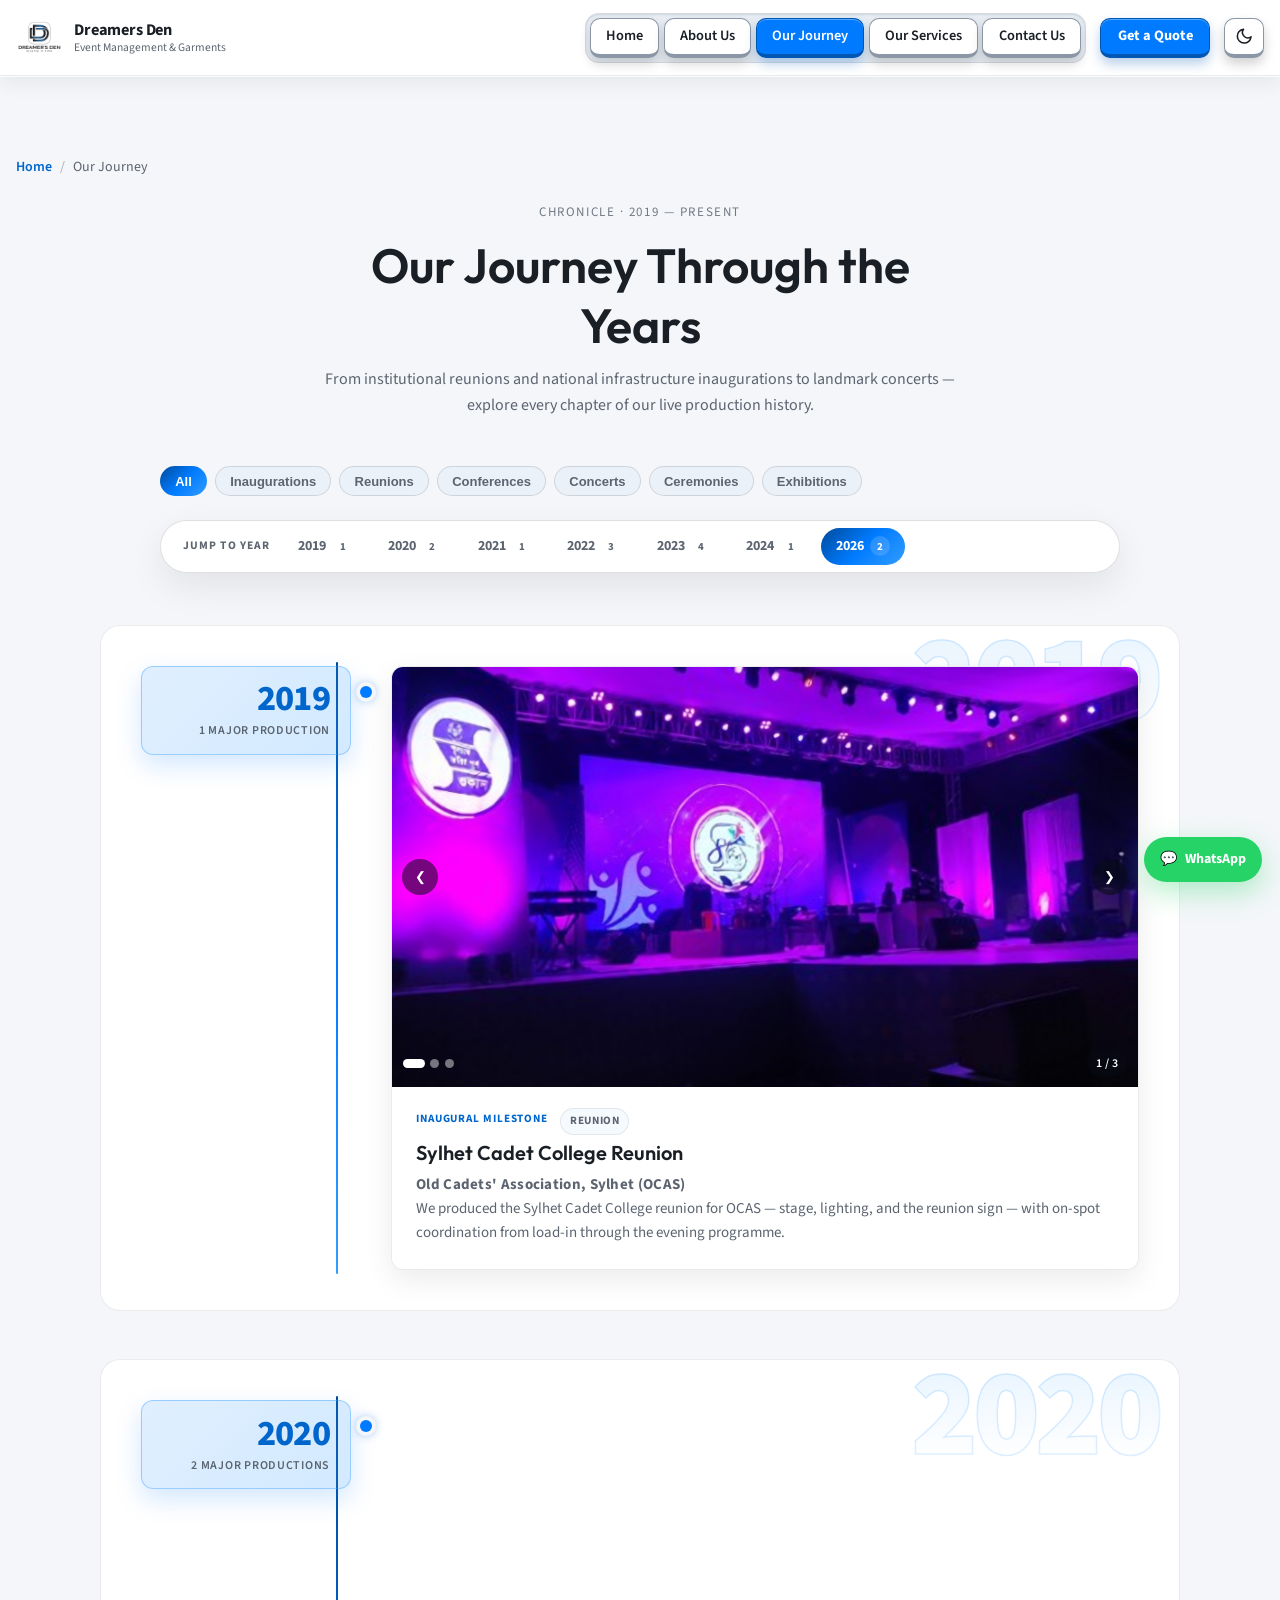
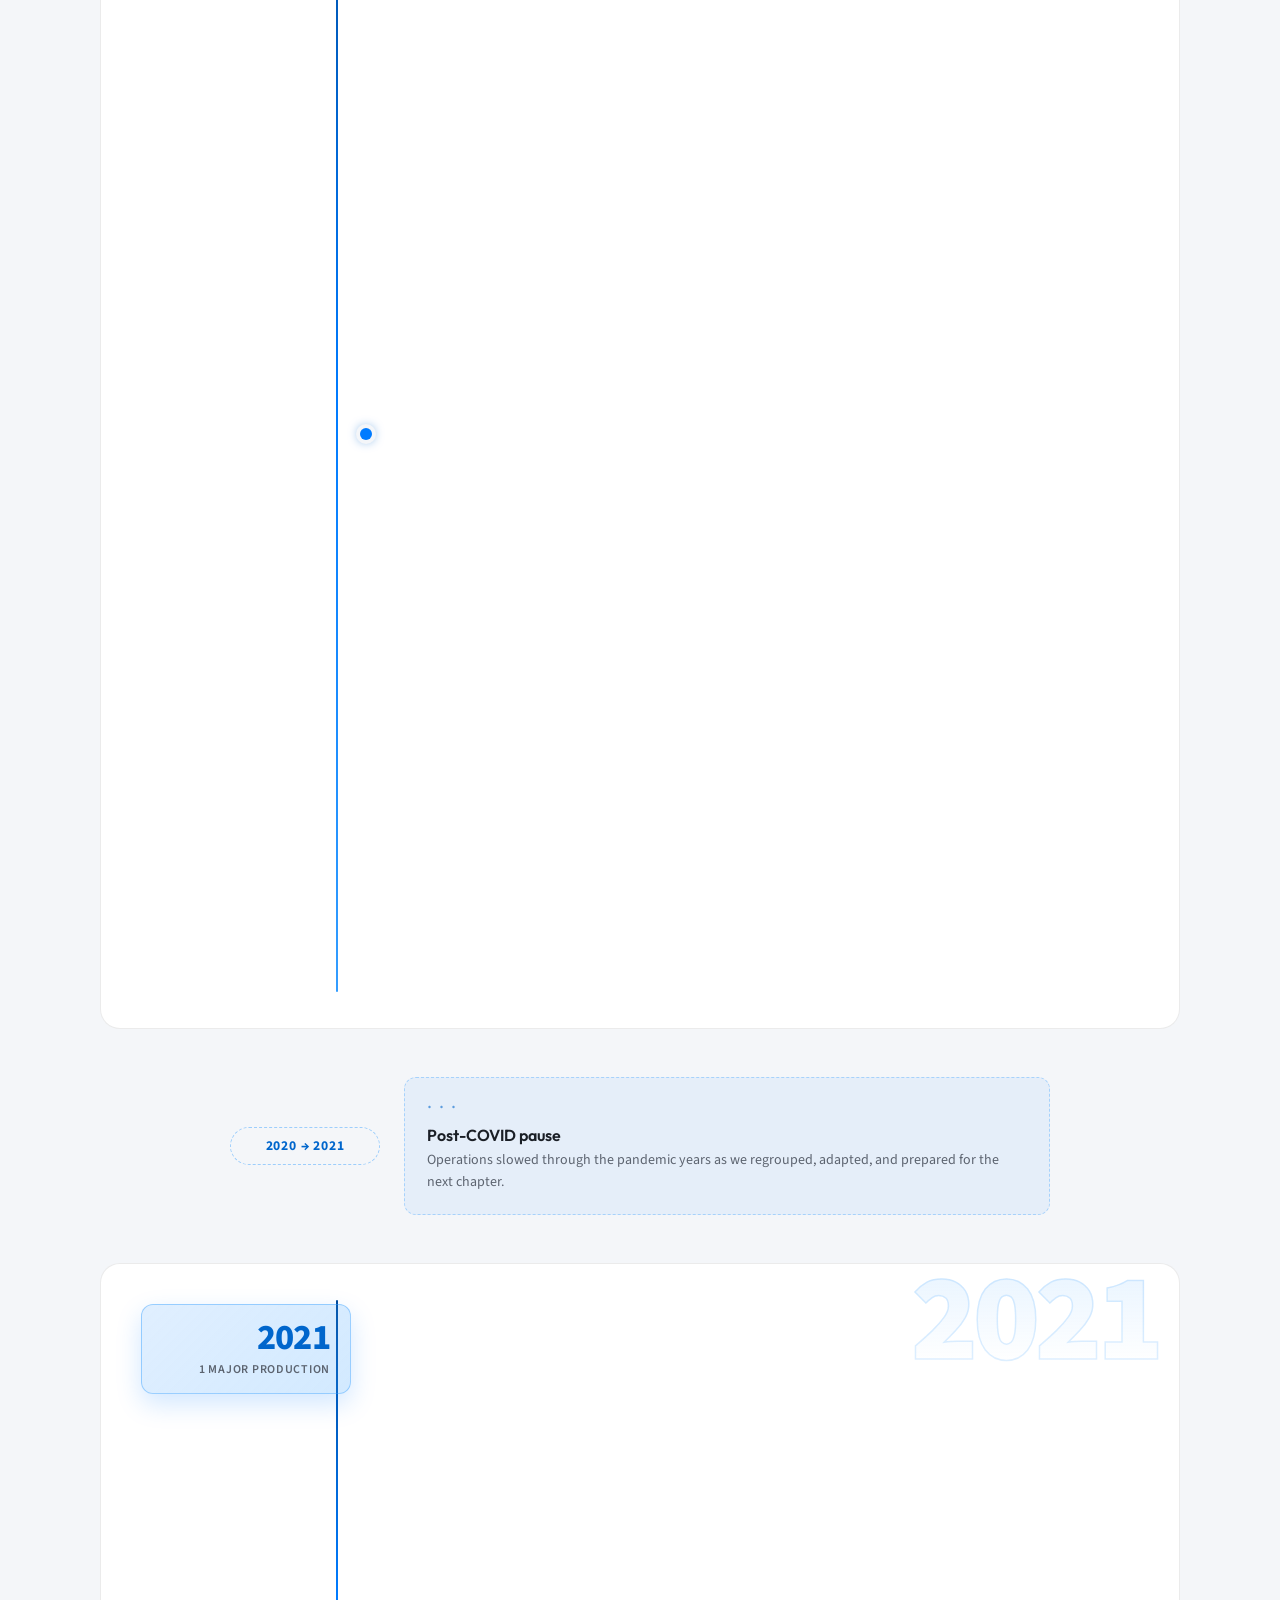
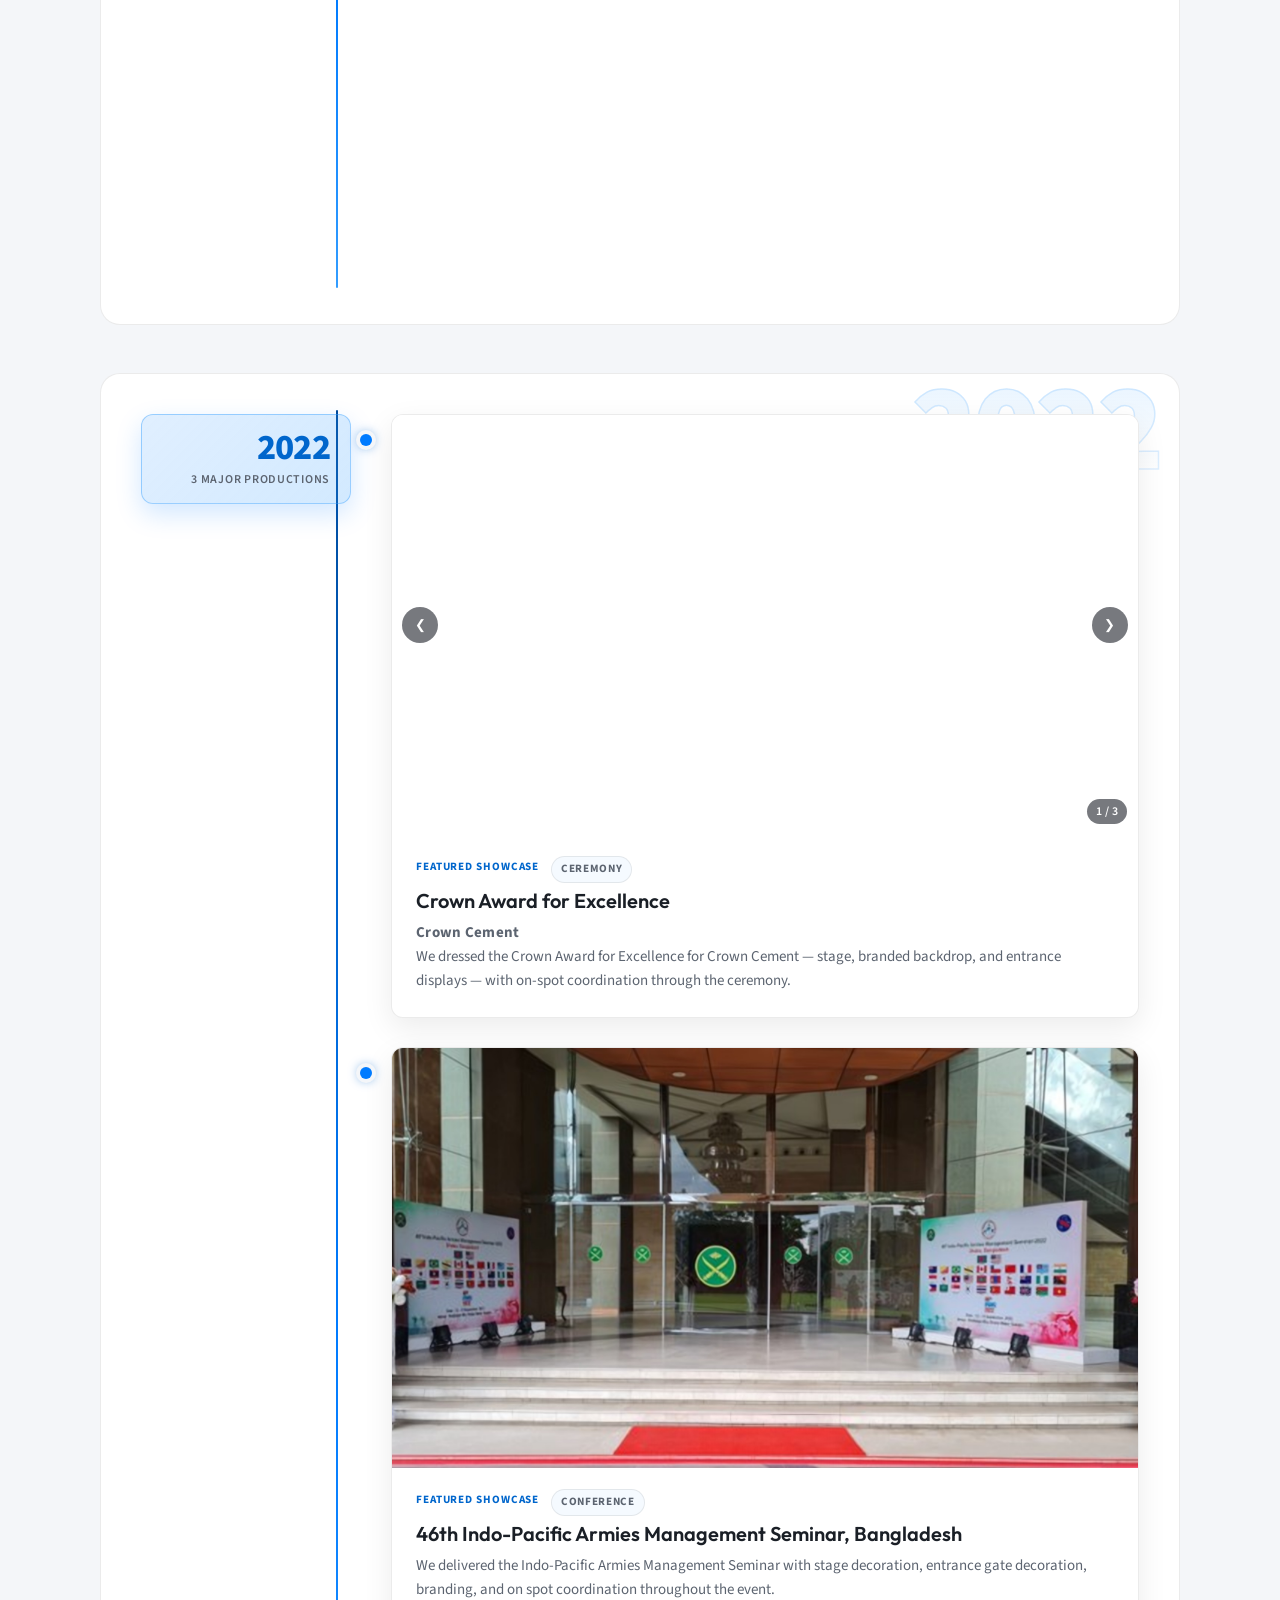
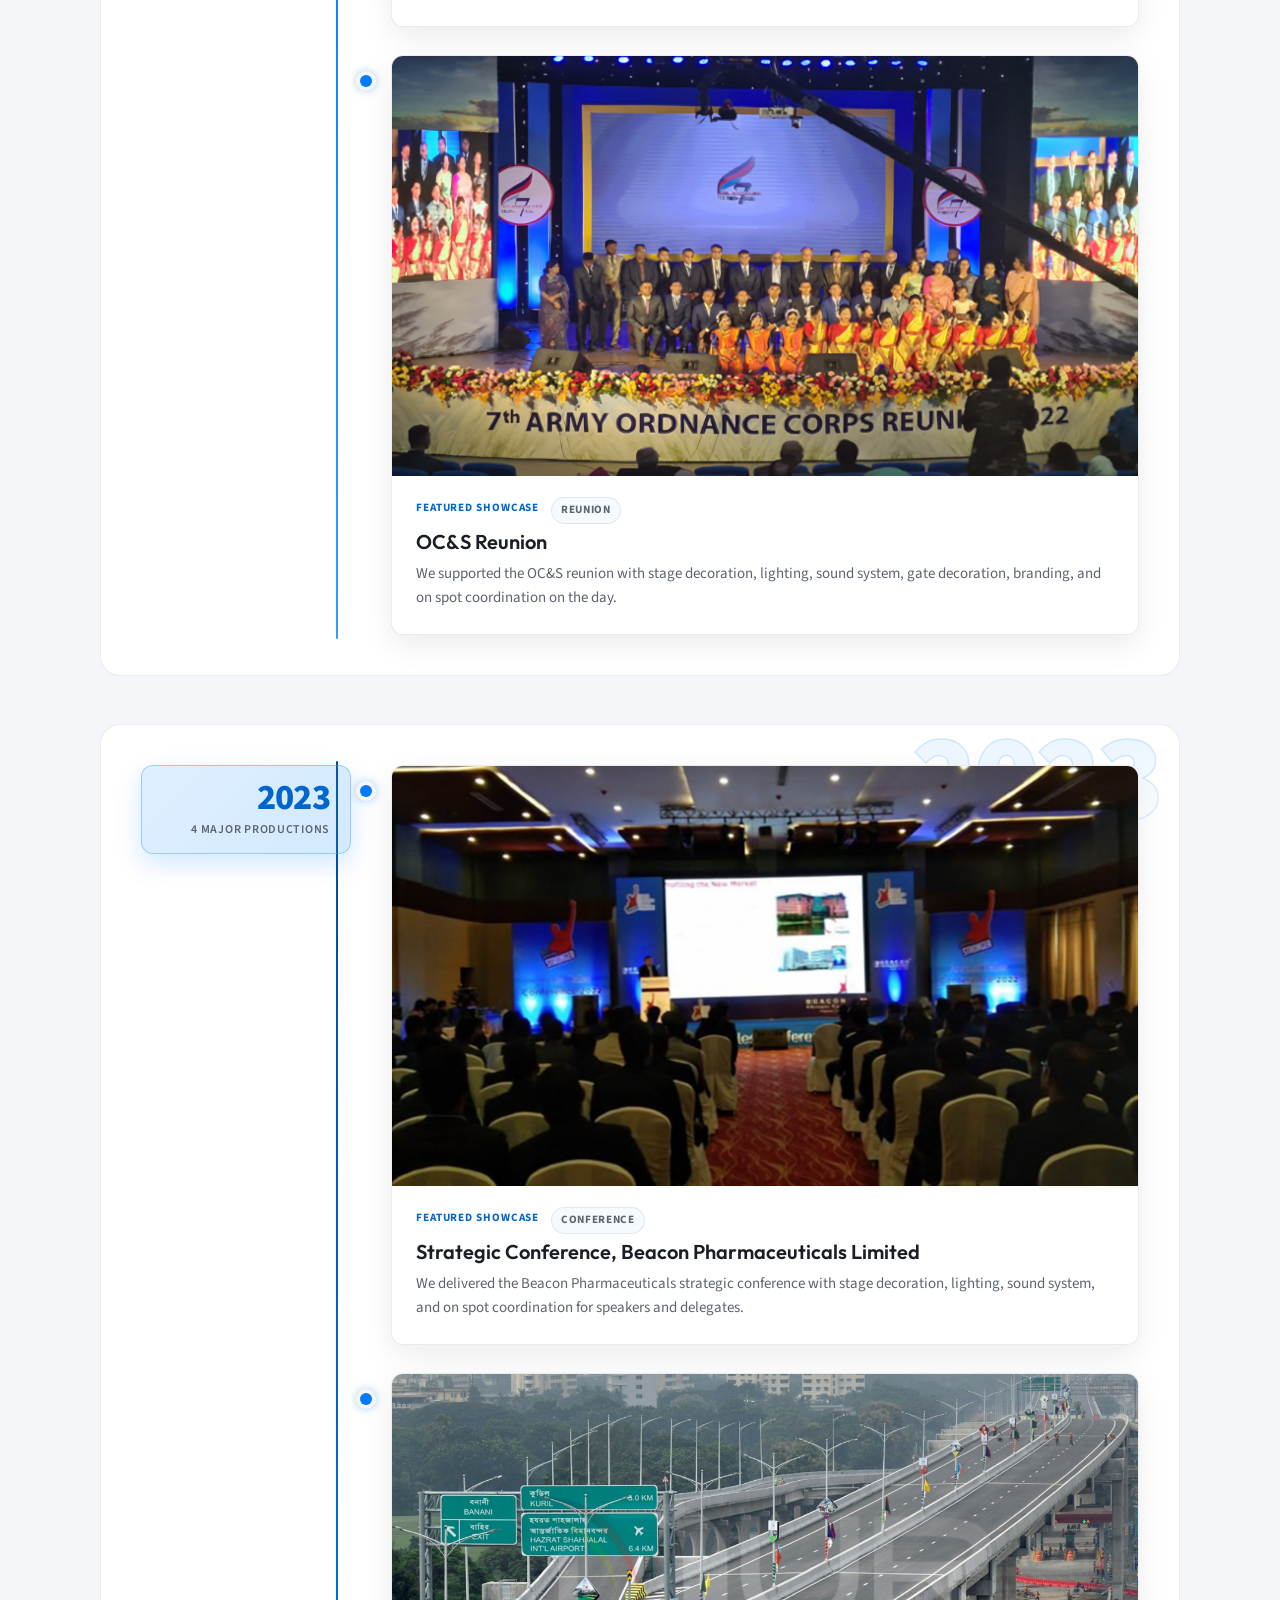
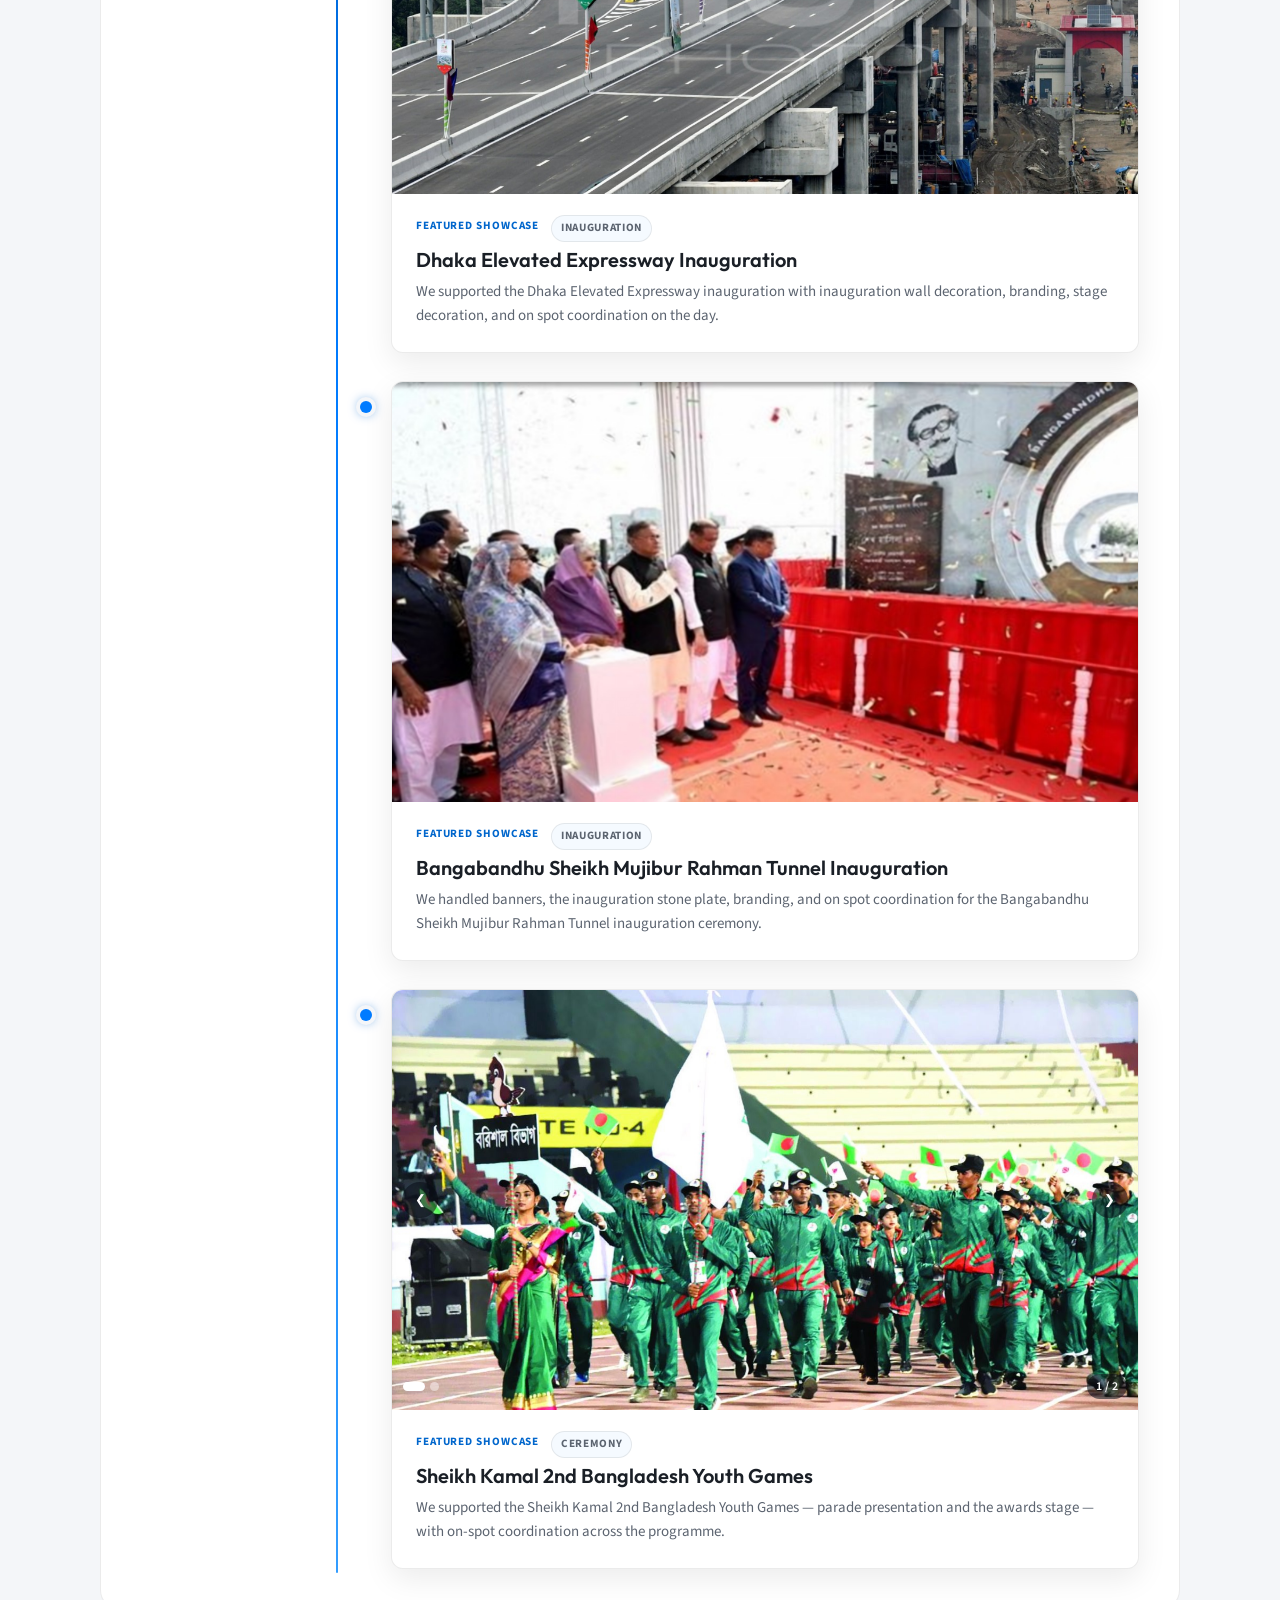
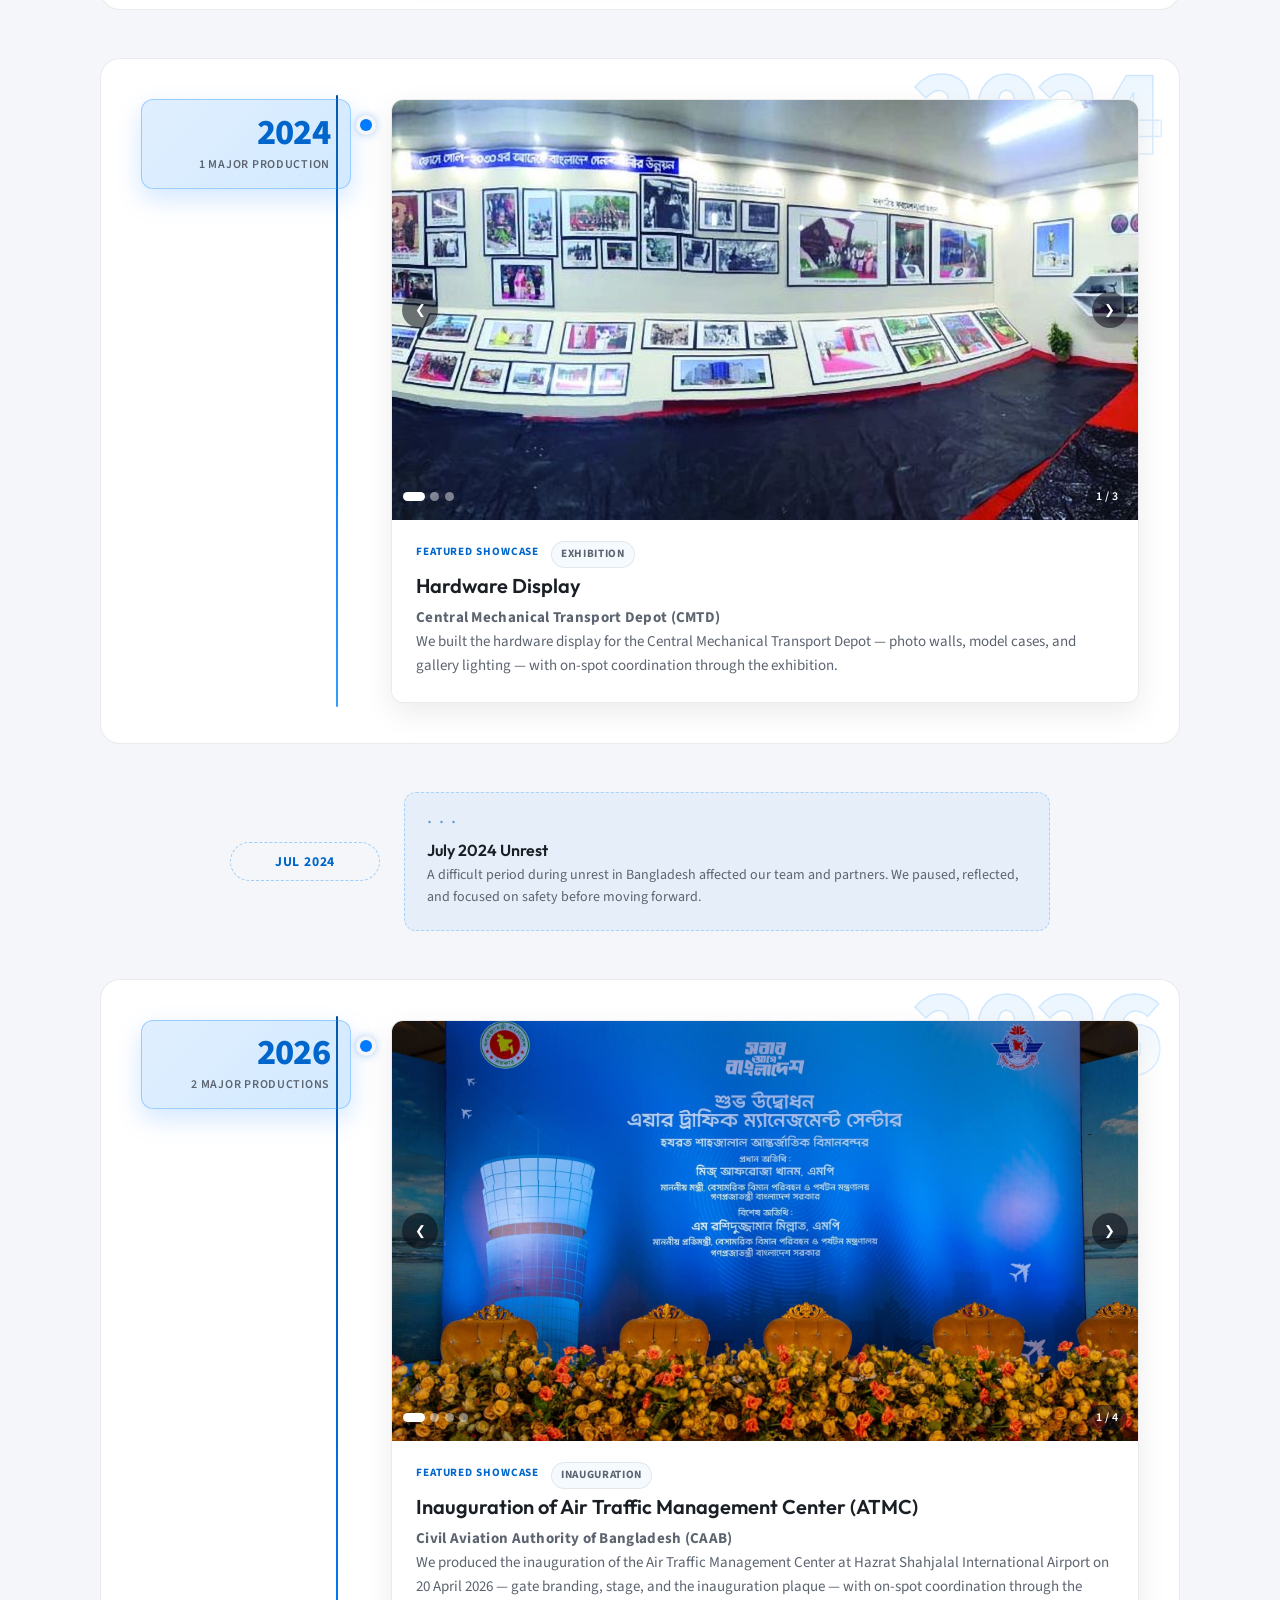
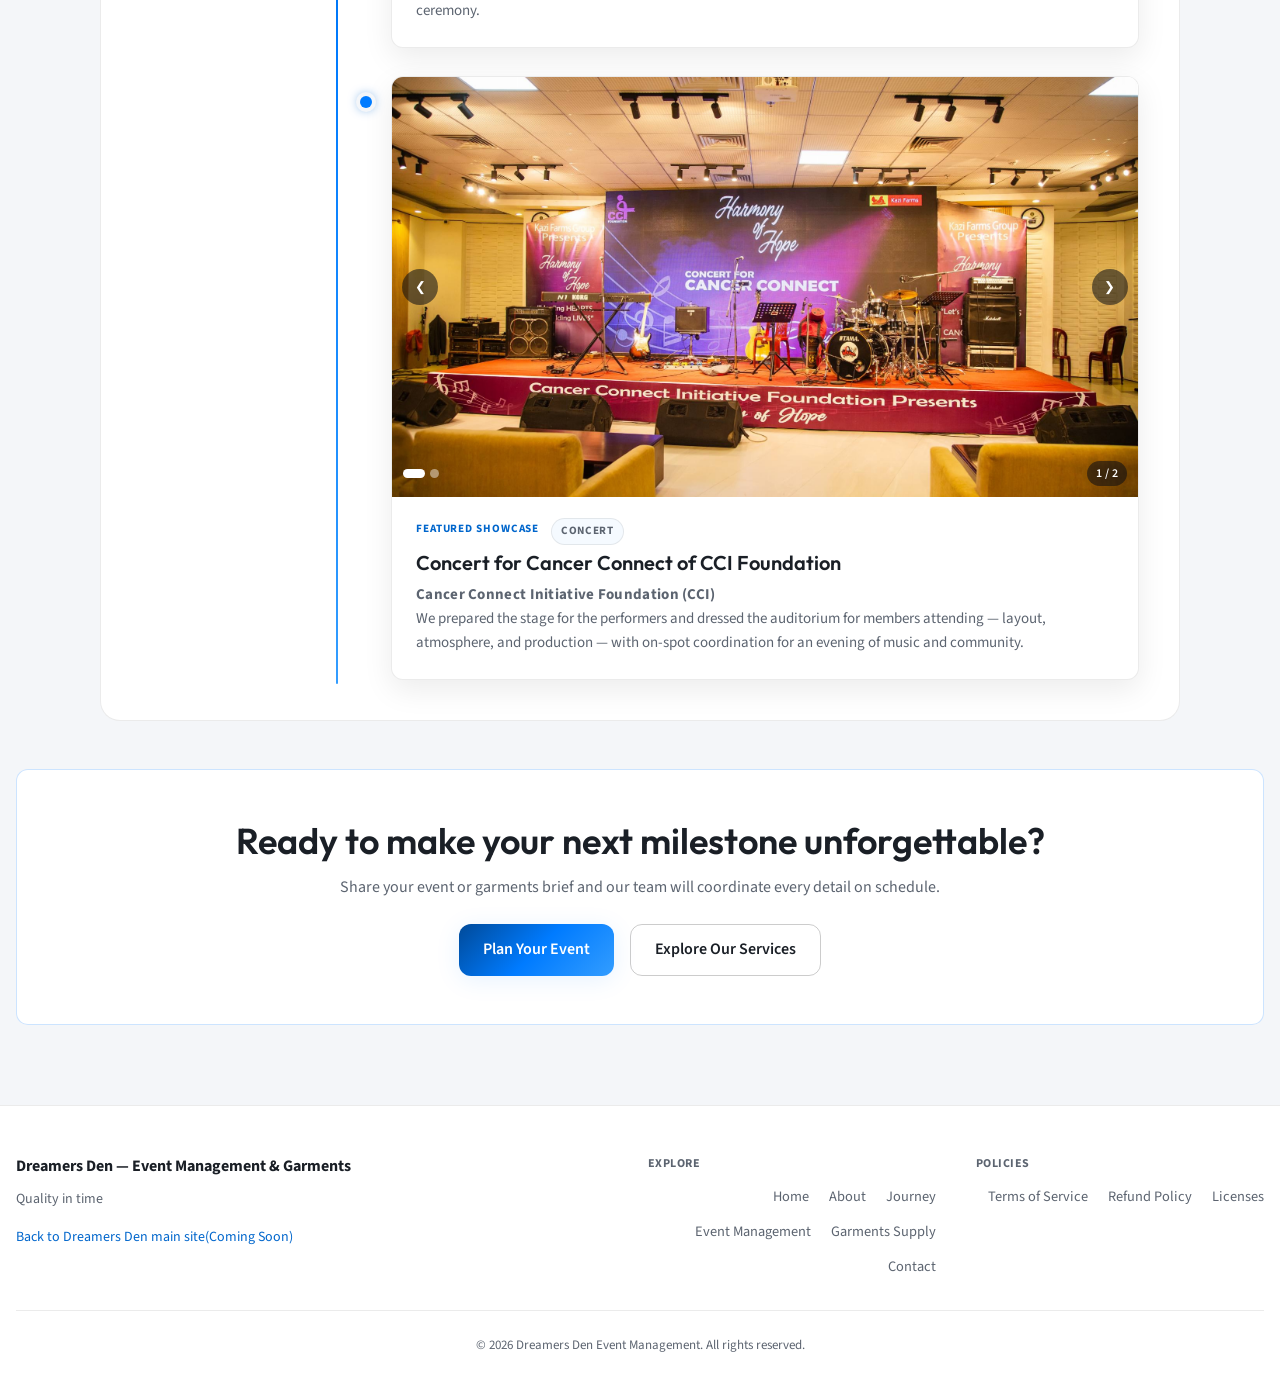
<file: journey.html>
<!DOCTYPE html>
<html lang="en">
<head>
  <script>(function(){try{var s=localStorage.getItem("dd-theme");var l=s==="light"||(s!=="dark"&&window.matchMedia("(prefers-color-scheme: light)").matches);if(l)document.documentElement.setAttribute("data-theme","light");}catch(e){}})();</script>
  <meta charset="UTF-8">
  <meta name="viewport" content="width=device-width, initial-scale=1.0">
  <meta name="description" content="Our Journey — Dreamers Den milestones from 2019 to today across inaugurations, army seminars, reunions, and concerts.">
  <meta property="og:title" content="Our Journey — Dreamers Den">
  <meta property="og:description" content="Year-by-year chronicle of Dreamers Den live productions from 2019 to today.">
  <meta property="og:type" content="website">
  <meta property="og:image" content="assets/images/logo-eventmanagement.png">
  <title>Our Journey — Dreamers Den Event Management</title>
  <link rel="icon" href="assets/images/logo.png" type="image/png">
  <link rel="preconnect" href="https://fonts.googleapis.com">
  <link rel="preconnect" href="https://fonts.gstatic.com" crossorigin>
  <link href="https://fonts.googleapis.com/css2?family=Outfit:wght@500;600;700;800&family=Source+Sans+3:wght@400;500;600;700&display=optional" rel="stylesheet">
  <link rel="stylesheet" href="css/variables.css">
  <link rel="stylesheet" href="css/base.css">
  <link rel="stylesheet" href="css/components.css">
  <link rel="stylesheet" href="css/pages.css">
</head>
<body class="page-journey">
  <div id="journey-progress" class="journey-progress" aria-hidden="true"></div>
  <div data-site-header></div>
  <script src="js/config.js"></script>
  <script src="js/layout.js"></script>

  <main>
    <section class="section journey-page-section">
      <div class="container">
        <nav data-breadcrumbs data-crumb-current="Our Journey"></nav>
        <div class="section-header journey-hero-header reveal">
          <p class="customers-eyebrow">Chronicle · 2019 — Present</p>
          <h1>Our Journey Through the Years</h1>
          <p>From institutional reunions and national infrastructure inaugurations to landmark concerts — explore every chapter of our live production history.</p>
        </div>

        <div id="journey-filters" class="journey-filters reveal"></div>
        <nav id="timeline-year-scrubber" class="year-scrubber" aria-label="Jump to timeline year"></nav>
        <div id="timeline" class="timeline-chapters" aria-label="Company milestones by year"></div>

        <div class="cta-strip reveal">
          <h2>Ready to make your next milestone unforgettable?</h2>
          <p>Share your event or garments brief and our team will coordinate every detail on schedule.</p>
          <div class="btn-group">
            <a href="contact.html" class="btn btn-primary">Plan Your Event</a>
            <a href="services.html" class="btn btn-outline">Explore Our Services</a>
          </div>
        </div>
      </div>
    </section>
  </main>

  <button type="button" id="back-to-top" class="back-to-top" aria-label="Back to top">↑</button>
  <div data-site-footer></div>

  <script src="js/main.js" defer></script>
</body>
</html>
</file>
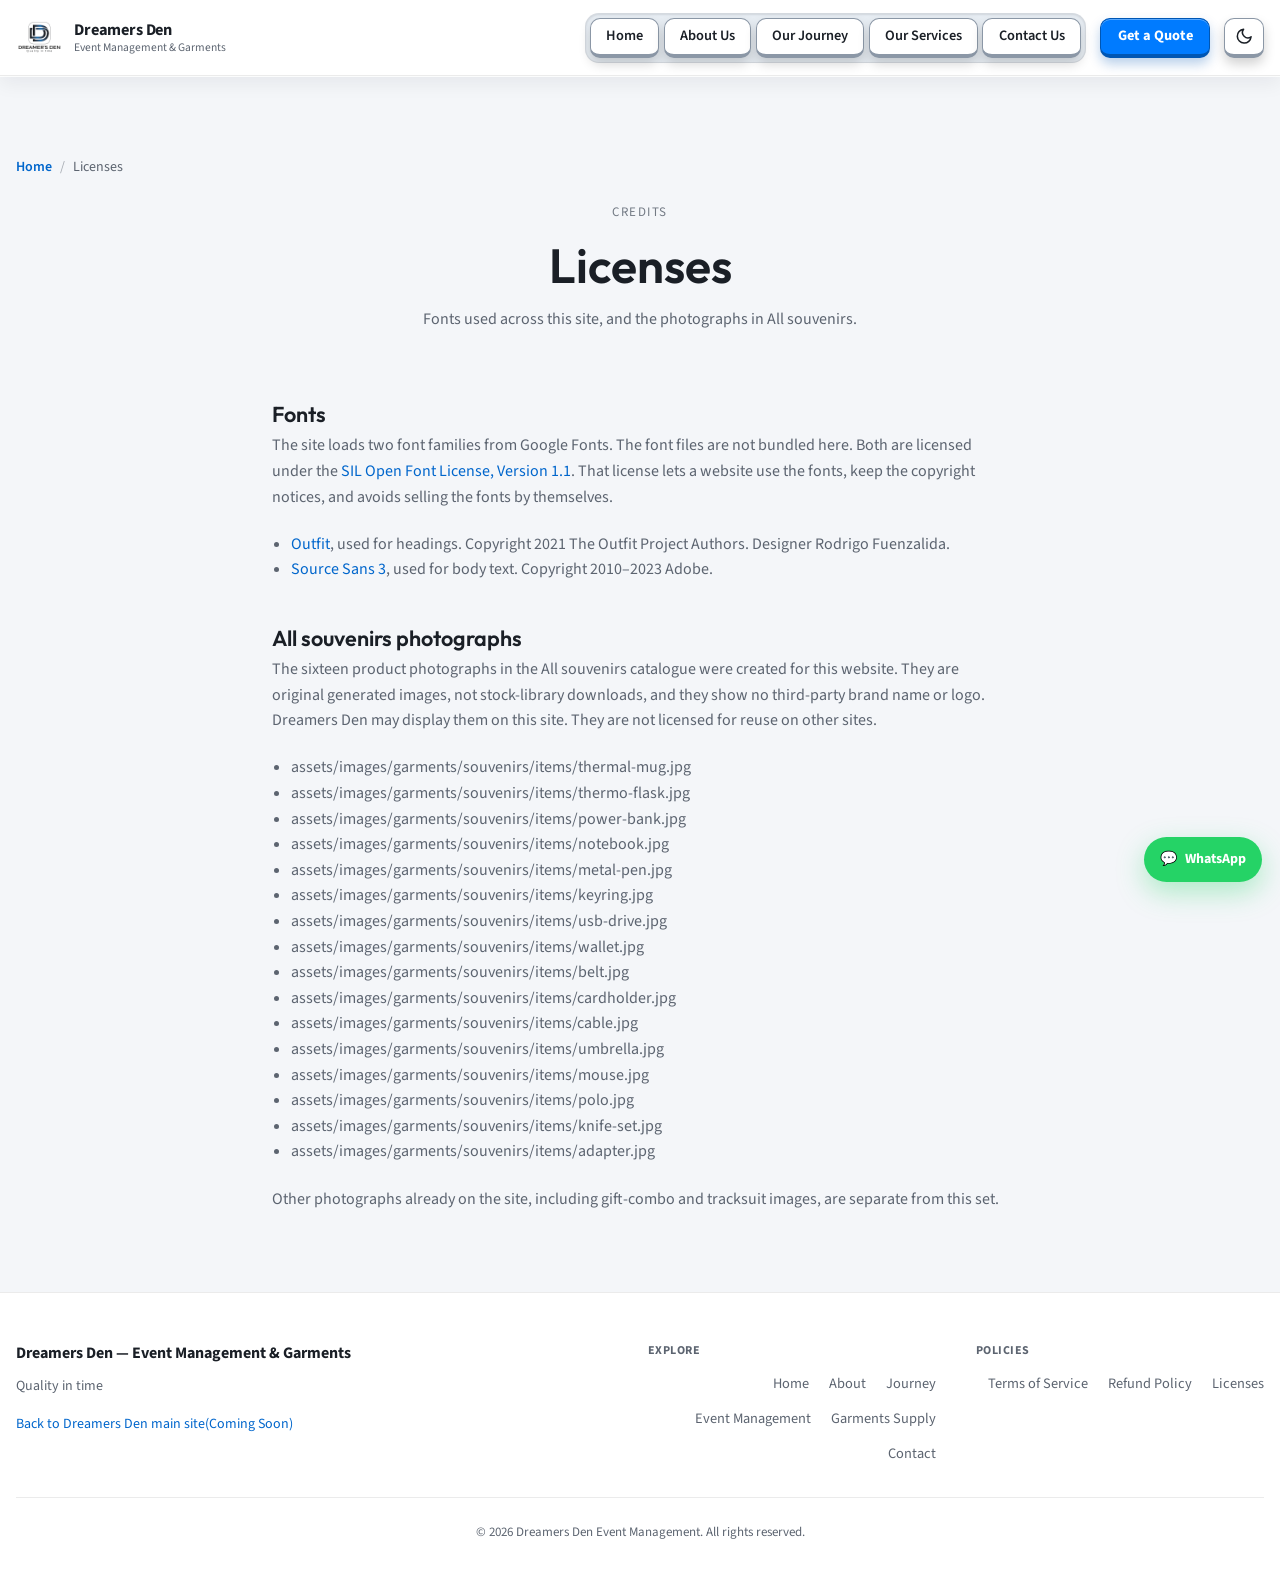
<file: licenses.html>
<!DOCTYPE html>
<html lang="en">
<head>
  <script>(function(){try{var s=localStorage.getItem("dd-theme");var l=s==="light"||(s!=="dark"&&window.matchMedia("(prefers-color-scheme: light)").matches);if(l)document.documentElement.setAttribute("data-theme","light");}catch(e){}})();</script>
  <meta charset="UTF-8">
  <meta name="viewport" content="width=device-width, initial-scale=1.0">
  <meta name="description" content="Font and image licenses for the Dreamers Den Event Management website.">
  <meta property="og:title" content="Licenses — Dreamers Den">
  <meta property="og:description" content="SIL Open Font License credits and the souvenir catalogue photographs.">
  <meta property="og:type" content="website">
  <meta property="og:image" content="assets/images/logo-eventmanagement.png">
  <title>Licenses — Dreamers Den Event Management</title>
  <link rel="icon" href="assets/images/logo.png" type="image/png">
  <link rel="preconnect" href="https://fonts.googleapis.com">
  <link rel="preconnect" href="https://fonts.gstatic.com" crossorigin>
  <link href="https://fonts.googleapis.com/css2?family=Outfit:wght@500;600;700;800&family=Source+Sans+3:wght@400;500;600;700&display=optional" rel="stylesheet">
  <link rel="stylesheet" href="css/variables.css">
  <link rel="stylesheet" href="css/base.css">
  <link rel="stylesheet" href="css/components.css">
  <link rel="stylesheet" href="css/pages.css">
</head>
<body>
  <div data-site-header></div>
  <script src="js/config.js"></script>
  <script src="js/layout.js"></script>

  <main>
    <section class="section">
      <div class="container">
        <nav data-breadcrumbs data-crumb-current="Licenses"></nav>
        <div class="section-header reveal">
          <p class="customers-eyebrow">Credits</p>
          <h1>Licenses</h1>
          <p>Fonts used across this site, and the photographs in All souvenirs.</p>
        </div>

        <article class="legal-prose reveal">
          <h2>Fonts</h2>
          <p>The site loads two font families from Google Fonts. The font files are not bundled here. Both are licensed under the <a href="https://openfontlicense.org/">SIL Open Font License, Version 1.1</a>. That license lets a website use the fonts, keep the copyright notices, and avoids selling the fonts by themselves.</p>
          <ul>
            <li><a href="https://fonts.google.com/specimen/Outfit">Outfit</a>, used for headings. Copyright 2021 The Outfit Project Authors. Designer Rodrigo Fuenzalida.</li>
            <li><a href="https://fonts.google.com/specimen/Source+Sans+3">Source Sans 3</a>, used for body text. Copyright 2010–2023 Adobe.</li>
          </ul>

          <h2>All souvenirs photographs</h2>
          <p>The sixteen product photographs in the All souvenirs catalogue were created for this website. They are original generated images, not stock-library downloads, and they show no third-party brand name or logo. Dreamers Den may display them on this site. They are not licensed for reuse on other sites.</p>
          <ul>
            <li>assets/images/garments/souvenirs/items/thermal-mug.jpg</li>
            <li>assets/images/garments/souvenirs/items/thermo-flask.jpg</li>
            <li>assets/images/garments/souvenirs/items/power-bank.jpg</li>
            <li>assets/images/garments/souvenirs/items/notebook.jpg</li>
            <li>assets/images/garments/souvenirs/items/metal-pen.jpg</li>
            <li>assets/images/garments/souvenirs/items/keyring.jpg</li>
            <li>assets/images/garments/souvenirs/items/usb-drive.jpg</li>
            <li>assets/images/garments/souvenirs/items/wallet.jpg</li>
            <li>assets/images/garments/souvenirs/items/belt.jpg</li>
            <li>assets/images/garments/souvenirs/items/cardholder.jpg</li>
            <li>assets/images/garments/souvenirs/items/cable.jpg</li>
            <li>assets/images/garments/souvenirs/items/umbrella.jpg</li>
            <li>assets/images/garments/souvenirs/items/mouse.jpg</li>
            <li>assets/images/garments/souvenirs/items/polo.jpg</li>
            <li>assets/images/garments/souvenirs/items/knife-set.jpg</li>
            <li>assets/images/garments/souvenirs/items/adapter.jpg</li>
          </ul>
          <p>Other photographs already on the site, including gift-combo and tracksuit images, are separate from this set.</p>
        </article>
      </div>
    </section>
  </main>

  <div data-site-footer></div>
  <script src="js/main.js" defer></script>
</body>
</html>
</file>
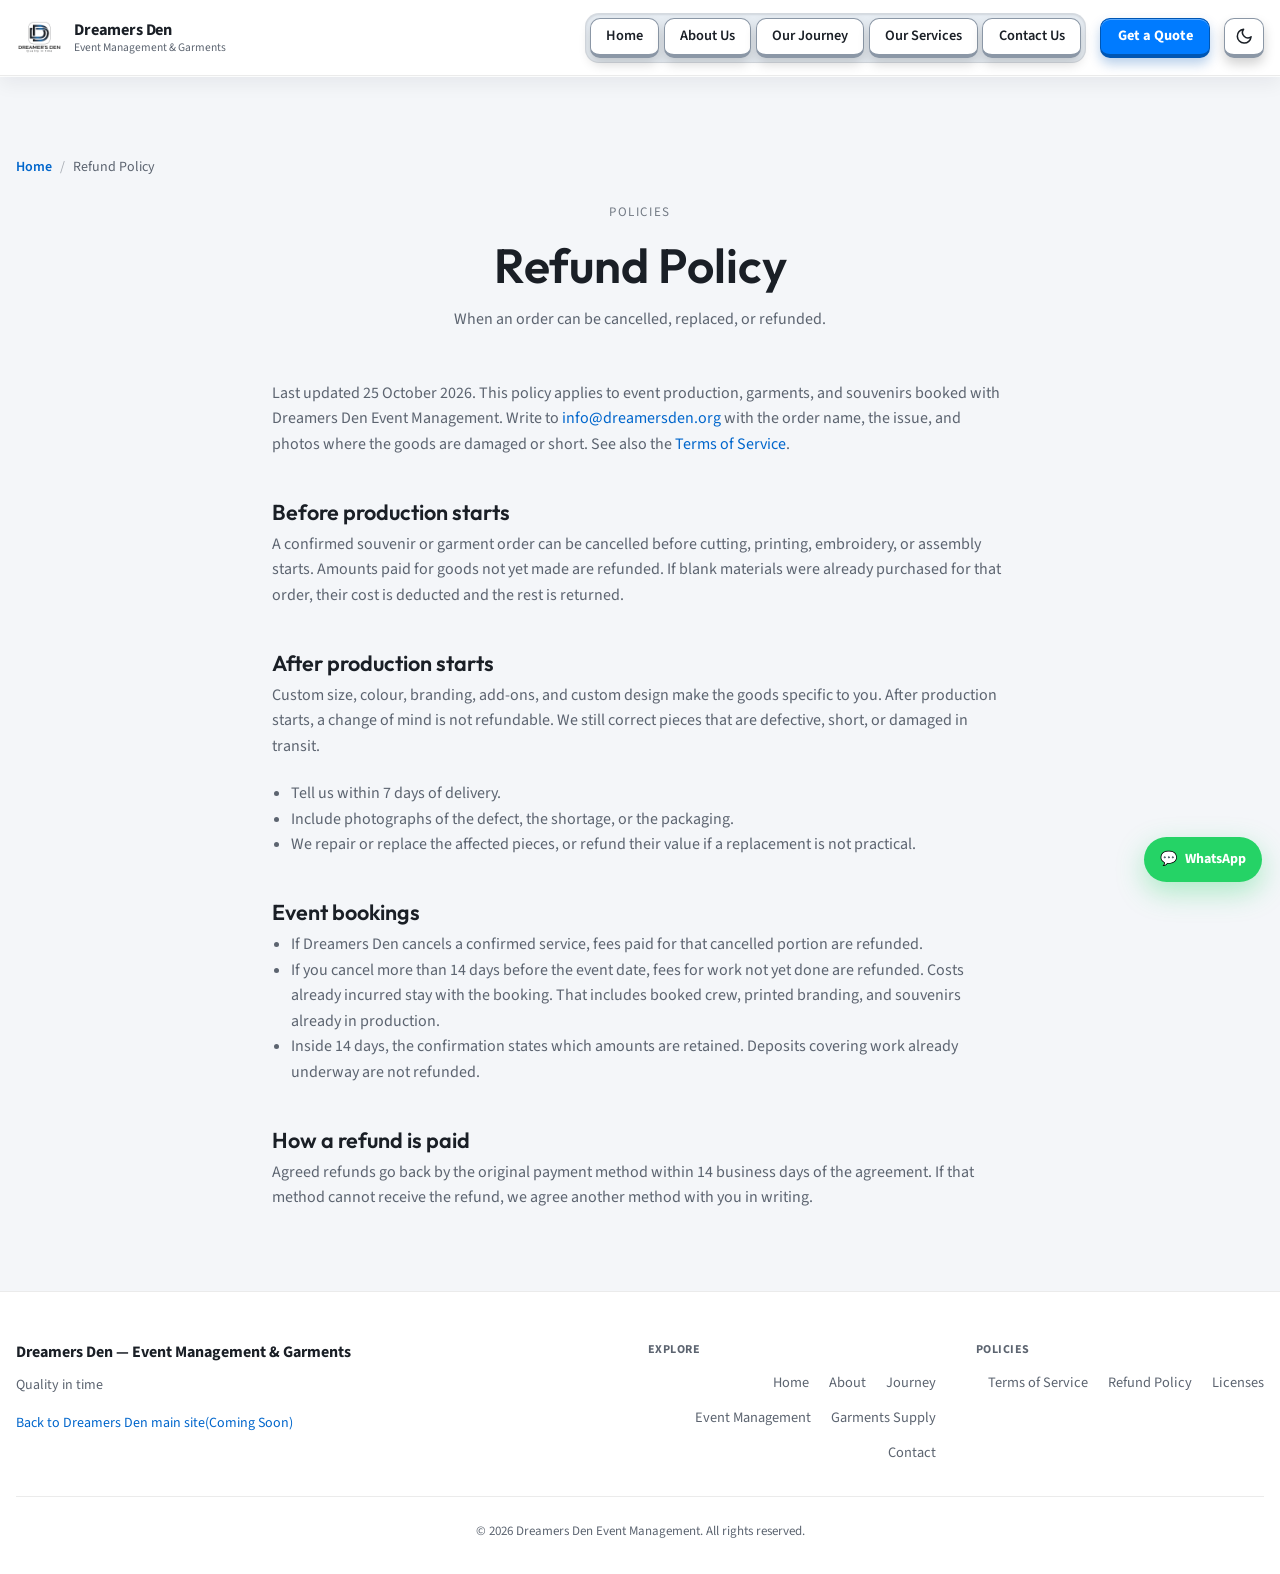
<file: refund.html>
<!DOCTYPE html>
<html lang="en">
<head>
  <script>(function(){try{var s=localStorage.getItem("dd-theme");var l=s==="light"||(s!=="dark"&&window.matchMedia("(prefers-color-scheme: light)").matches);if(l)document.documentElement.setAttribute("data-theme","light");}catch(e){}})();</script>
  <meta charset="UTF-8">
  <meta name="viewport" content="width=device-width, initial-scale=1.0">
  <meta name="description" content="Refund Policy for Dreamers Den event bookings and custom souvenir or garment orders.">
  <meta property="og:title" content="Refund Policy — Dreamers Den">
  <meta property="og:description" content="When Dreamers Den refunds or replaces event bookings, garments, and souvenirs.">
  <meta property="og:type" content="website">
  <meta property="og:image" content="assets/images/logo-eventmanagement.png">
  <title>Refund Policy — Dreamers Den Event Management</title>
  <link rel="icon" href="assets/images/logo.png" type="image/png">
  <link rel="preconnect" href="https://fonts.googleapis.com">
  <link rel="preconnect" href="https://fonts.gstatic.com" crossorigin>
  <link href="https://fonts.googleapis.com/css2?family=Outfit:wght@500;600;700;800&family=Source+Sans+3:wght@400;500;600;700&display=optional" rel="stylesheet">
  <link rel="stylesheet" href="css/variables.css">
  <link rel="stylesheet" href="css/base.css">
  <link rel="stylesheet" href="css/components.css">
  <link rel="stylesheet" href="css/pages.css">
</head>
<body>
  <div data-site-header></div>
  <script src="js/config.js"></script>
  <script src="js/layout.js"></script>

  <main>
    <section class="section">
      <div class="container">
        <nav data-breadcrumbs data-crumb-current="Refund Policy"></nav>
        <div class="section-header reveal">
          <p class="customers-eyebrow">Policies</p>
          <h1>Refund Policy</h1>
          <p>When an order can be cancelled, replaced, or refunded.</p>
        </div>

        <article class="legal-prose reveal">
          <p>Last updated 25 October 2026. This policy applies to event production, garments, and souvenirs booked with Dreamers Den Event Management. Write to <a href="mailto:info@dreamersden.org">info@dreamersden.org</a> with the order name, the issue, and photos where the goods are damaged or short. See also the <a href="terms.html">Terms of Service</a>.</p>

          <h2>Before production starts</h2>
          <p>A confirmed souvenir or garment order can be cancelled before cutting, printing, embroidery, or assembly starts. Amounts paid for goods not yet made are refunded. If blank materials were already purchased for that order, their cost is deducted and the rest is returned.</p>

          <h2>After production starts</h2>
          <p>Custom size, colour, branding, add-ons, and custom design make the goods specific to you. After production starts, a change of mind is not refundable. We still correct pieces that are defective, short, or damaged in transit.</p>
          <ul>
            <li>Tell us within 7 days of delivery.</li>
            <li>Include photographs of the defect, the shortage, or the packaging.</li>
            <li>We repair or replace the affected pieces, or refund their value if a replacement is not practical.</li>
          </ul>

          <h2>Event bookings</h2>
          <ul>
            <li>If Dreamers Den cancels a confirmed service, fees paid for that cancelled portion are refunded.</li>
            <li>If you cancel more than 14 days before the event date, fees for work not yet done are refunded. Costs already incurred stay with the booking. That includes booked crew, printed branding, and souvenirs already in production.</li>
            <li>Inside 14 days, the confirmation states which amounts are retained. Deposits covering work already underway are not refunded.</li>
          </ul>

          <h2>How a refund is paid</h2>
          <p>Agreed refunds go back by the original payment method within 14 business days of the agreement. If that method cannot receive the refund, we agree another method with you in writing.</p>
        </article>
      </div>
    </section>
  </main>

  <div data-site-footer></div>
  <script src="js/main.js" defer></script>
</body>
</html>
</file>
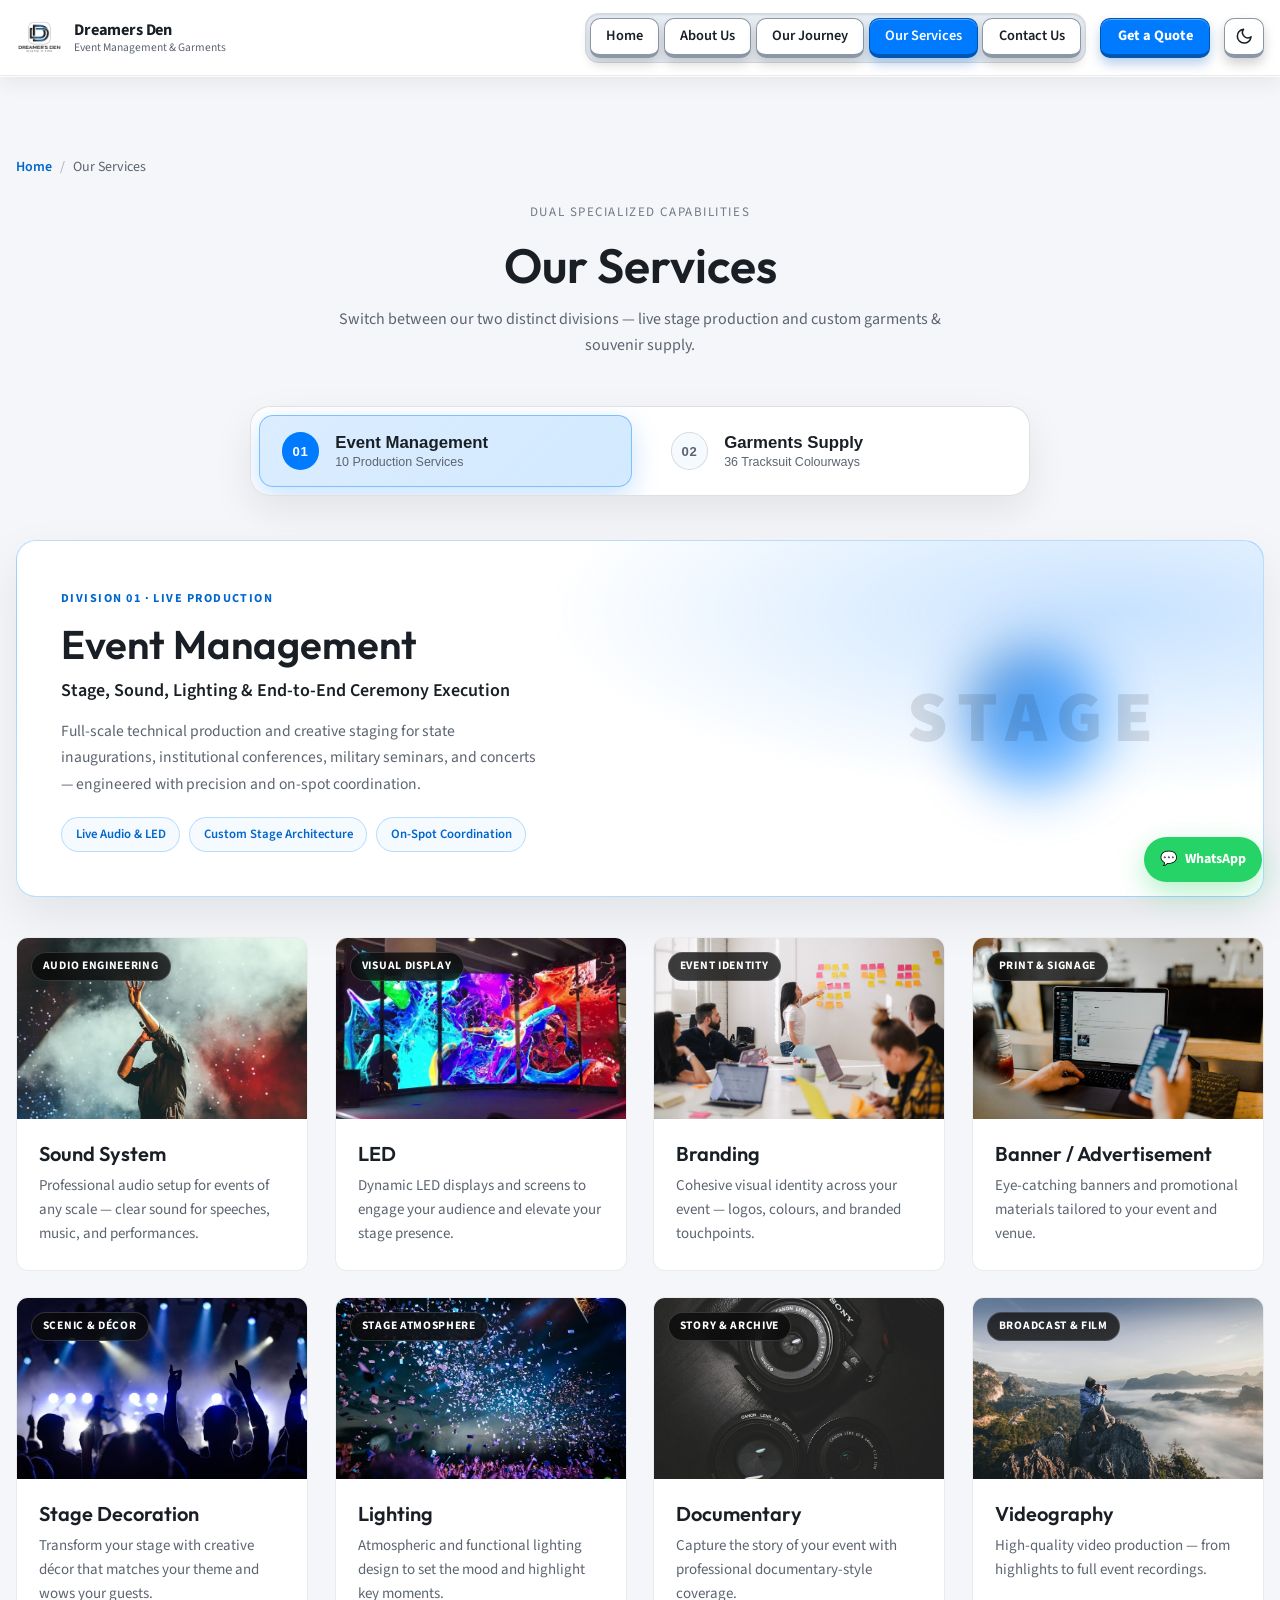
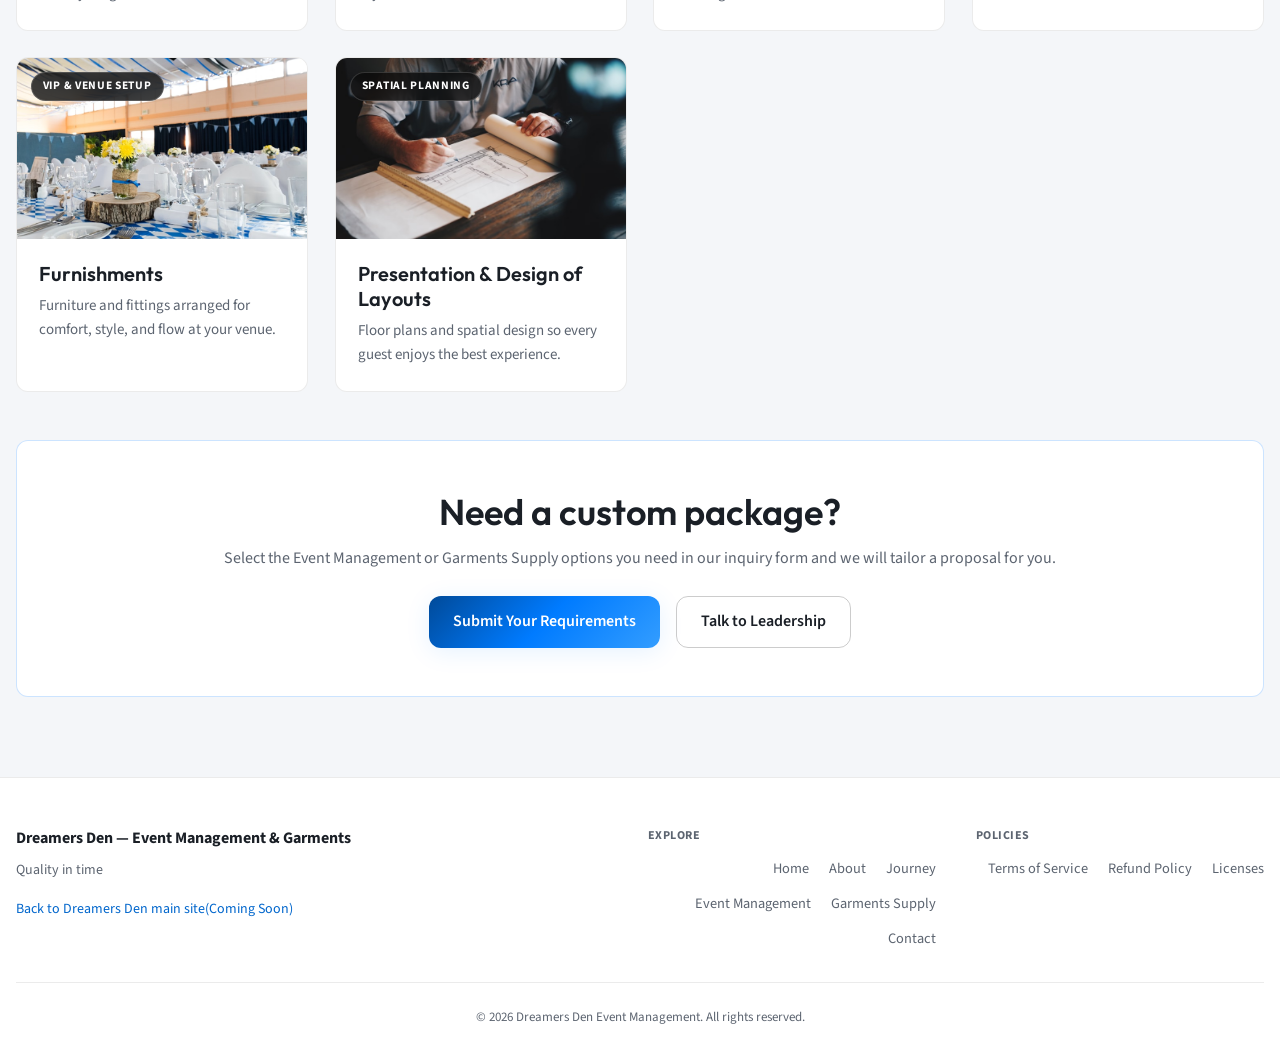
<file: services.html>
<!DOCTYPE html>
<html lang="en">
<head>
  <script>(function(){try{var s=localStorage.getItem("dd-theme");var l=s==="light"||(s!=="dark"&&window.matchMedia("(prefers-color-scheme: light)").matches);if(l)document.documentElement.setAttribute("data-theme","light");}catch(e){}})();</script>
  <meta charset="UTF-8">
  <meta name="viewport" content="width=device-width, initial-scale=1.0">
  <meta name="description" content="Event Management and Garments Supply — two specialized experiences from Dreamers Den.">
  <meta property="og:title" content="Our Services — Dreamers Den">
  <meta property="og:description" content="Switch between Event Management and Garments Supply — two specialized Dreamers Den experiences.">
  <meta property="og:type" content="website">
  <meta property="og:image" content="assets/images/logo-eventmanagement.png">
  <title>Our Services — Dreamers Den Event Management &amp; Garments</title>
  <link rel="icon" href="assets/images/logo.png" type="image/png">
  <link rel="preconnect" href="https://fonts.googleapis.com">
  <link rel="preconnect" href="https://fonts.gstatic.com" crossorigin>
  <link href="https://fonts.googleapis.com/css2?family=Outfit:wght@500;600;700;800&family=Source+Sans+3:wght@400;500;600;700&display=optional" rel="stylesheet">
  <link rel="stylesheet" href="css/variables.css">
  <link rel="stylesheet" href="css/base.css">
  <link rel="stylesheet" href="css/components.css">
  <link rel="stylesheet" href="css/pages.css">
</head>
<body>
  <div data-site-header></div>
  <script src="js/config.js"></script>
  <script src="js/layout.js"></script>

  <main>
    <section class="section services-experience-section" id="services-experience-root" data-active-division="event-management">
      <div class="container">
        <nav data-breadcrumbs data-crumb-current="Our Services"></nav>
        <div class="section-header services-page-header reveal">
          <p class="customers-eyebrow">Dual Specialized Capabilities</p>
          <h1>Our Services</h1>
          <p>Switch between our two distinct divisions — live stage production and custom garments &amp; souvenir supply.</p>
        </div>

        <div id="services-switcher" class="services-switcher reveal" role="tablist" aria-label="Select service division"></div>
        <div id="services-sections" class="services-experience-stage" aria-live="polite"></div>

        <div class="cta-strip reveal">
          <h2>Need a custom package?</h2>
          <p>Select the Event Management or Garments Supply options you need in our inquiry form and we will tailor a proposal for you.</p>
          <div class="btn-group">
            <a href="#" class="btn btn-primary" data-form-url target="_blank" rel="noopener noreferrer">Submit Your Requirements</a>
            <a href="contact.html" class="btn btn-outline">Talk to Leadership</a>
          </div>
        </div>
      </div>
    </section>
  </main>

  <div data-site-footer></div>

  <script src="js/garments-data.js"></script>
  <script src="js/main.js" defer></script>
</body>
</html>
</file>
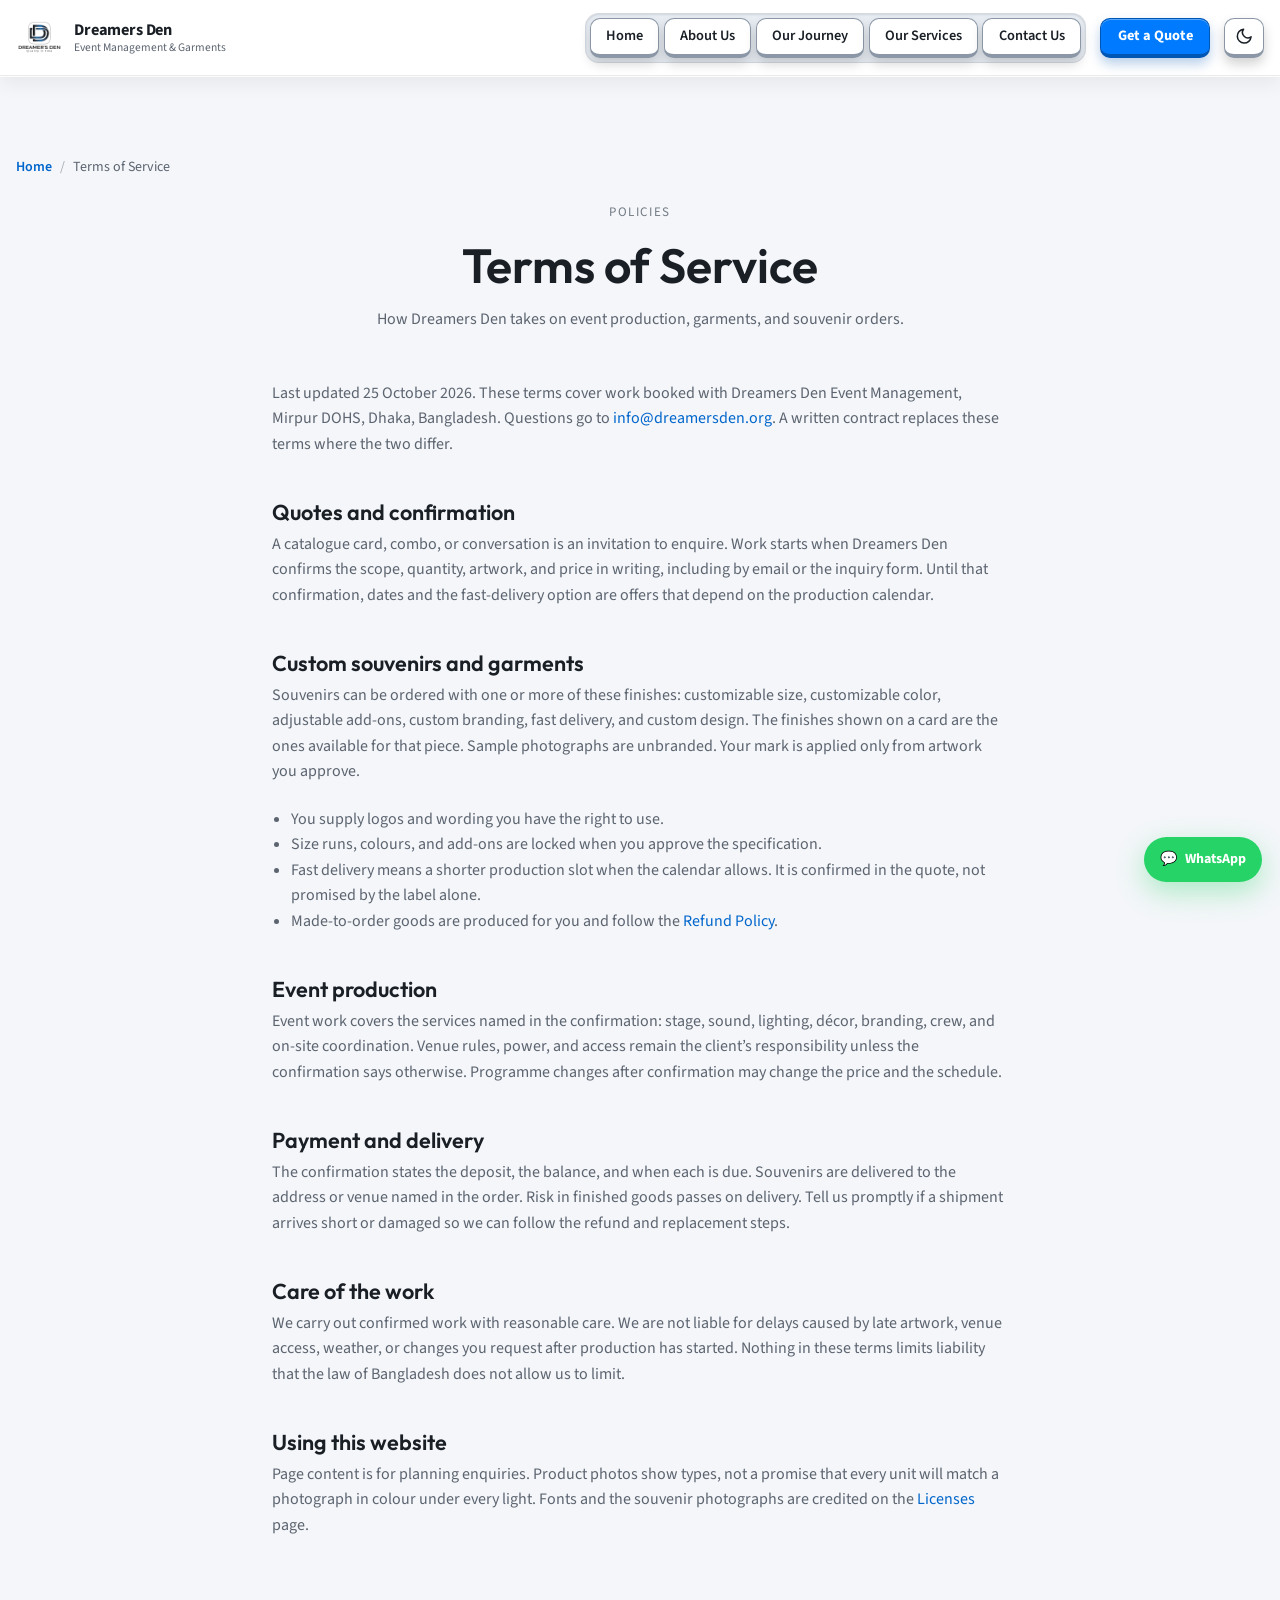
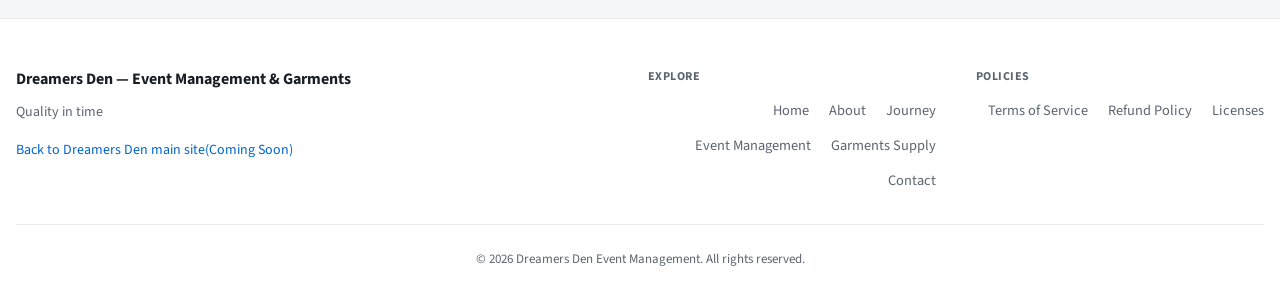
<file: terms.html>
<!DOCTYPE html>
<html lang="en">
<head>
  <script>(function(){try{var s=localStorage.getItem("dd-theme");var l=s==="light"||(s!=="dark"&&window.matchMedia("(prefers-color-scheme: light)").matches);if(l)document.documentElement.setAttribute("data-theme","light");}catch(e){}})();</script>
  <meta charset="UTF-8">
  <meta name="viewport" content="width=device-width, initial-scale=1.0">
  <meta name="description" content="Terms of Service for Dreamers Den event production, garments, and souvenir orders.">
  <meta property="og:title" content="Terms of Service — Dreamers Den">
  <meta property="og:description" content="How Dreamers Den takes on event production and custom souvenir orders.">
  <meta property="og:type" content="website">
  <meta property="og:image" content="assets/images/logo-eventmanagement.png">
  <title>Terms of Service — Dreamers Den Event Management</title>
  <link rel="icon" href="assets/images/logo.png" type="image/png">
  <link rel="preconnect" href="https://fonts.googleapis.com">
  <link rel="preconnect" href="https://fonts.gstatic.com" crossorigin>
  <link href="https://fonts.googleapis.com/css2?family=Outfit:wght@500;600;700;800&family=Source+Sans+3:wght@400;500;600;700&display=optional" rel="stylesheet">
  <link rel="stylesheet" href="css/variables.css">
  <link rel="stylesheet" href="css/base.css">
  <link rel="stylesheet" href="css/components.css">
  <link rel="stylesheet" href="css/pages.css">
</head>
<body>
  <div data-site-header></div>
  <script src="js/config.js"></script>
  <script src="js/layout.js"></script>

  <main>
    <section class="section">
      <div class="container">
        <nav data-breadcrumbs data-crumb-current="Terms of Service"></nav>
        <div class="section-header reveal">
          <p class="customers-eyebrow">Policies</p>
          <h1>Terms of Service</h1>
          <p>How Dreamers Den takes on event production, garments, and souvenir orders.</p>
        </div>

        <article class="legal-prose reveal">
          <p>Last updated 25 October 2026. These terms cover work booked with Dreamers Den Event Management, Mirpur DOHS, Dhaka, Bangladesh. Questions go to <a href="mailto:info@dreamersden.org">info@dreamersden.org</a>. A written contract replaces these terms where the two differ.</p>

          <h2>Quotes and confirmation</h2>
          <p>A catalogue card, combo, or conversation is an invitation to enquire. Work starts when Dreamers Den confirms the scope, quantity, artwork, and price in writing, including by email or the inquiry form. Until that confirmation, dates and the fast-delivery option are offers that depend on the production calendar.</p>

          <h2>Custom souvenirs and garments</h2>
          <p>Souvenirs can be ordered with one or more of these finishes: customizable size, customizable color, adjustable add-ons, custom branding, fast delivery, and custom design. The finishes shown on a card are the ones available for that piece. Sample photographs are unbranded. Your mark is applied only from artwork you approve.</p>
          <ul>
            <li>You supply logos and wording you have the right to use.</li>
            <li>Size runs, colours, and add-ons are locked when you approve the specification.</li>
            <li>Fast delivery means a shorter production slot when the calendar allows. It is confirmed in the quote, not promised by the label alone.</li>
            <li>Made-to-order goods are produced for you and follow the <a href="refund.html">Refund Policy</a>.</li>
          </ul>

          <h2>Event production</h2>
          <p>Event work covers the services named in the confirmation: stage, sound, lighting, décor, branding, crew, and on-site coordination. Venue rules, power, and access remain the client’s responsibility unless the confirmation says otherwise. Programme changes after confirmation may change the price and the schedule.</p>

          <h2>Payment and delivery</h2>
          <p>The confirmation states the deposit, the balance, and when each is due. Souvenirs are delivered to the address or venue named in the order. Risk in finished goods passes on delivery. Tell us promptly if a shipment arrives short or damaged so we can follow the refund and replacement steps.</p>

          <h2>Care of the work</h2>
          <p>We carry out confirmed work with reasonable care. We are not liable for delays caused by late artwork, venue access, weather, or changes you request after production has started. Nothing in these terms limits liability that the law of Bangladesh does not allow us to limit.</p>

          <h2>Using this website</h2>
          <p>Page content is for planning enquiries. Product photos show types, not a promise that every unit will match a photograph in colour under every light. Fonts and the souvenir photographs are credited on the <a href="licenses.html">Licenses</a> page.</p>
        </article>
      </div>
    </section>
  </main>

  <div data-site-footer></div>
  <script src="js/main.js" defer></script>
</body>
</html>
</file>
<file: css/variables.css>
:root {
  color-scheme: dark;

  --color-bg: #0a0a0a;
  --color-bg-elevated: #141414;
  --color-bg-card: #1a1a1a;
  --color-surface: #ffffff;
  --color-text: #f0f0f0;
  --color-text-muted: #a3a3a3;
  --color-text-dark: #1a1a1a;

  --color-primary: #007bff;
  --color-primary-dark: #0056b3;
  --color-primary-glow: #339dff;
  --gradient-brand: linear-gradient(135deg, #001f3f 0%, #007bff 50%, #339dff 100%);

  /* Division 02 — Garments Supply accent palette */
  --color-garments: #f59e0b;
  --color-garments-glow: #fbbf24;
  --color-garments-teal: #06b6d4;
  --gradient-garments: linear-gradient(135deg, #451a03 0%, #d97706 50%, #06b6d4 100%);

  --color-border-subtle: rgba(255, 255, 255, 0.06);
  --color-border: rgba(255, 255, 255, 0.12);
  --color-border-strong: rgba(255, 255, 255, 0.2);
  --color-header-bg: #0c0c0c;
  --nav-well: #161616;
  --nav-well-shadow: inset 0 2px 4px rgba(0, 0, 0, 0.45);
  --btn-face: #2e2e2e;
  --btn-edge: #050505;
  --btn-highlight: rgba(255, 255, 255, 0.2);
  --btn-ink: #f0f0f0;
  --btn-active-face: #007bff;
  --btn-active-edge: #00448a;
  --btn-active-ink: #ffffff;
  --color-nav-active-bg: rgba(0, 123, 255, 0.12);
  --color-panel-bg: rgba(26, 26, 26, 0.6);
  --color-panel-shadow: rgba(0, 0, 0, 0.2);
  --color-item-bg: rgba(255, 255, 255, 0.03);
  --color-link-hover: #ffffff;
  --color-outline-border: rgba(255, 255, 255, 0.25);
  --color-card-border-hover: rgba(0, 123, 255, 0.25);
  --color-accent-border: rgba(0, 123, 255, 0.12);
  --color-accent-border-hover: rgba(0, 123, 255, 0.22);
  --color-image-contain-bg: #f5f5f5;

  --font-heading: "Outfit", "Segoe UI", system-ui, sans-serif;
  --font-body: "Source Sans 3", "Segoe UI", system-ui, sans-serif;

  --radius-sm: 6px;
  --radius-md: 12px;
  --radius-lg: 20px;
  --radius-icon: 16px;

  --shadow-card: 0 4px 24px rgba(0, 123, 255, 0.08);
  --shadow-hover: 0 8px 32px rgba(0, 123, 255, 0.15);

  --header-height: 76px;
  --max-width: 1320px;
  --section-gap: 5rem;
  --transition: 0.25s ease;
  --theme-transition: 0.5s ease;
}

[data-theme="light"] {
  color-scheme: light;

  --color-bg: #f4f6f9;
  --color-bg-elevated: #ffffff;
  --color-bg-card: #ffffff;
  --color-text: #1a1f26;
  --color-text-muted: #5c6470;
  --color-text-dark: #1a1f26;

  --color-primary-glow: #0066cc;
  --gradient-brand: linear-gradient(135deg, #004a99 0%, #007bff 50%, #339dff 100%);

  --color-garments: #d97706;
  --color-garments-glow: #b45309;
  --color-garments-teal: #0891b2;
  --gradient-garments: linear-gradient(135deg, #b45309 0%, #f59e0b 55%, #0891b2 100%);

  --color-border-subtle: rgba(0, 0, 0, 0.08);
  --color-border: rgba(0, 0, 0, 0.12);
  --color-border-strong: rgba(0, 0, 0, 0.18);
  --color-header-bg: #ffffff;
  --nav-well: #e7edf3;
  --nav-well-shadow: inset 0 1px 2px rgba(15, 23, 42, 0.1);
  --btn-face: #ffffff;
  --btn-edge: #8b97a6;
  --btn-highlight: rgba(255, 255, 255, 0.95);
  --btn-ink: #1a1f26;
  --btn-active-face: #007bff;
  --btn-active-edge: #0056b3;
  --btn-active-ink: #ffffff;
  --color-nav-active-bg: rgba(0, 123, 255, 0.1);
  --color-panel-bg: rgba(255, 255, 255, 0.92);
  --color-panel-shadow: rgba(0, 0, 0, 0.08);
  --color-item-bg: rgba(0, 123, 255, 0.04);
  --color-link-hover: #004a99;
  --color-outline-border: rgba(0, 0, 0, 0.2);
  --color-card-border-hover: rgba(0, 123, 255, 0.35);
  --color-accent-border: rgba(0, 123, 255, 0.2);
  --color-accent-border-hover: rgba(0, 123, 255, 0.35);
  --color-image-contain-bg: #eef1f5;

  --shadow-card: 0 4px 24px rgba(0, 123, 255, 0.1);
  --shadow-hover: 0 8px 32px rgba(0, 123, 255, 0.18);
}
</file>
<file: css/base.css>
*,
*::before,
*::after {
  box-sizing: border-box;
  margin: 0;
  padding: 0;
}

html {
  scroll-behavior: smooth;
  overflow-x: clip;
}

html.theme-transition,
html.theme-transition *,
html.theme-transition *::before,
html.theme-transition *::after {
  transition:
    background-color var(--theme-transition),
    color var(--theme-transition),
    border-color var(--theme-transition),
    box-shadow var(--theme-transition),
    fill var(--theme-transition),
    stroke var(--theme-transition) !important;
}

@media (prefers-reduced-motion: reduce) {
  html {
    scroll-behavior: auto;
  }

  *,
  *::before,
  *::after {
    animation-duration: 0.01ms !important;
    animation-iteration-count: 1 !important;
    transition-duration: 0.01ms !important;
  }
}

body {
  font-family: var(--font-body);
  font-size: 1rem;
  line-height: 1.6;
  color: var(--color-text);
  background-color: var(--color-bg);
  min-height: 100vh;
  display: flex;
  flex-direction: column;
}

img {
  max-width: 100%;
  height: auto;
  display: block;
}

a {
  color: var(--color-primary-glow);
  text-decoration: none;
  transition: color var(--transition);
}

a:hover {
  color: var(--color-link-hover);
}

a:focus-visible,
button:focus-visible {
  outline: 2px solid var(--color-primary);
  outline-offset: 3px;
}

h1,
h2,
h3,
h4 {
  font-family: var(--font-heading);
  line-height: 1.25;
  font-weight: 600;
}

h1 {
  font-size: clamp(2rem, 5vw, 3rem);
}

h2 {
  font-size: clamp(1.5rem, 3vw, 2.25rem);
}

h3 {
  font-size: 1.25rem;
}

p {
  margin-bottom: 1rem;
}

p:last-child {
  margin-bottom: 0;
}

main {
  flex: 1;
}

.container {
  width: min(100% - 2rem, var(--max-width));
  margin-inline: auto;
}

main,
.section,
.container {
  min-width: 0;
  max-width: 100%;
}

.section {
  padding-block: var(--section-gap);
}

.section-header {
  text-align: center;
  max-width: 640px;
  margin-inline: auto;
  margin-bottom: 3rem;
}

.section-header p {
  color: var(--color-text-muted);
  margin-top: 0.75rem;
}

.sr-only {
  position: absolute;
  width: 1px;
  height: 1px;
  padding: 0;
  margin: -1px;
  overflow: hidden;
  clip: rect(0, 0, 0, 0);
  white-space: nowrap;
  border: 0;
}

.reveal {
  opacity: 0;
  transform: translateY(20px);
  transition: opacity 0.6s ease, transform 0.6s ease;
}

.reveal.is-visible {
  opacity: 1;
  transform: translateY(0);
}
</file>
<file: css/components.css>
/* Header */
[data-site-header] {
  display: block;
  height: var(--header-height);
  background: var(--color-header-bg);
}

.site-header {
  position: sticky;
  top: 0;
  z-index: 100;
  background: var(--color-header-bg);
  border-bottom: 1px solid var(--color-border-subtle);
  height: var(--header-height);
  box-shadow: 0 1px 0 rgba(255, 255, 255, 0.04), 0 8px 18px rgba(0, 0, 0, 0.12);
}

[data-theme="light"] .site-header {
  box-shadow: 0 1px 0 rgba(255, 255, 255, 0.8), 0 8px 18px rgba(15, 23, 42, 0.06);
}

.header-inner {
  display: flex;
  align-items: center;
  justify-content: space-between;
  height: var(--header-height);
  gap: 1.25rem;
  flex-wrap: nowrap;
}

.header-end {
  display: flex;
  align-items: center;
  gap: 0.65rem;
  margin-left: auto;
}

.logo-link {
  display: flex;
  align-items: center;
  gap: 0.75rem;
  color: var(--color-text);
  text-decoration: none;
  min-width: 0;
}

.logo-link:hover {
  color: var(--color-text);
}

.logo-img {
  width: 46px;
  height: 46px;
  object-fit: contain;
  border-radius: var(--radius-icon);
}

.logo-text {
  display: flex;
  flex-direction: column;
  line-height: 1.2;
  min-width: 0;
}

.logo-title {
  font-weight: 700;
  font-size: 1.02rem;
  letter-spacing: -0.01em;
}

.logo-subtitle {
  font-size: 0.72rem;
  color: var(--color-text-muted);
}

/* Navigation & Controls */
.nav-toggle,
.theme-toggle {
  display: flex;
  align-items: center;
  justify-content: center;
  background: var(--btn-face);
  border: 1px solid var(--btn-edge);
  color: var(--btn-ink);
  padding: 0;
  border-radius: 10px;
  border-bottom-width: 4px;
  cursor: pointer;
  line-height: 1;
  flex-shrink: 0;
  box-shadow:
    inset 0 1px 0 var(--btn-highlight),
    0 6px 12px rgba(0, 0, 0, 0.18);
  transition: transform 0.15s ease, box-shadow 0.15s ease, background 0.15s ease, color 0.15s ease;
}

.theme-toggle {
  width: 2.5rem;
  height: 2.5rem;
}

.theme-toggle:hover,
.nav-toggle:hover {
  color: var(--btn-ink);
  transform: translateY(-1px);
  box-shadow:
    inset 0 1px 0 var(--btn-highlight),
    0 8px 14px rgba(0, 0, 0, 0.22);
}

.theme-toggle:active,
.nav-toggle:active {
  transform: translateY(2px);
  border-bottom-width: 2px;
  box-shadow: inset 0 2px 4px rgba(0, 0, 0, 0.28);
}

.theme-toggle-icon {
  display: none;
  width: 1.15rem;
  height: 1.15rem;
}

.theme-toggle-icon svg {
  width: 100%;
  height: 100%;
}

:root:not([data-theme="light"]) .theme-toggle-icon--sun,
[data-theme="light"] .theme-toggle-icon--moon {
  display: block;
}

.nav-toggle {
  display: none;
  width: 2.5rem;
  height: 2.5rem;
  font-size: 1.2rem;
}

.site-nav ul {
  display: flex;
  list-style: none;
  gap: 0.25rem;
  align-items: center;
}

.site-nav > ul a {
  display: inline-flex;
  align-items: center;
  justify-content: center;
  height: 2.5rem;
  padding: 0 0.95rem;
  color: var(--btn-ink);
  background: var(--btn-face);
  border: 1px solid var(--btn-edge);
  border-bottom-width: 4px;
  border-radius: 10px;
  font-size: 0.9rem;
  font-weight: 600;
  line-height: 1;
  white-space: nowrap;
  box-shadow:
    inset 0 1px 0 var(--btn-highlight),
    0 6px 12px rgba(0, 0, 0, 0.16);
  transition: transform 0.15s ease, box-shadow 0.15s ease, background 0.15s ease, color 0.15s ease;
}

.site-nav > ul a:hover {
  color: var(--btn-ink);
  background: var(--btn-face);
  transform: translateY(-1px);
  box-shadow:
    inset 0 1px 0 var(--btn-highlight),
    0 8px 14px rgba(0, 0, 0, 0.2);
}

.site-nav > ul a:active {
  transform: translateY(2px);
  border-bottom-width: 2px;
  box-shadow: inset 0 2px 4px rgba(0, 0, 0, 0.28);
}

.site-nav > ul a.is-active,
.site-nav > ul a.is-active:hover {
  color: var(--btn-active-ink);
  background: var(--btn-active-face);
  border-color: var(--btn-active-edge);
  border-bottom-width: 4px;
  transform: none;
  box-shadow:
    inset 0 1px 0 rgba(255, 255, 255, 0.35),
    0 6px 12px rgba(0, 86, 179, 0.28);
}

.nav-drawer-divisions {
  display: none;
}

.btn.header-cta,
.btn.nav-drawer-cta {
  height: 2.5rem;
  min-height: 2.5rem;
  padding: 0 1.05rem;
  font-size: 0.9rem;
  font-weight: 700;
  line-height: 1;
  border-radius: 10px;
  white-space: nowrap;
  background: var(--btn-active-face);
  color: var(--btn-active-ink);
  border: 1px solid var(--btn-active-edge);
  border-bottom-width: 4px;
  box-shadow:
    inset 0 1px 0 rgba(255, 255, 255, 0.35),
    0 6px 12px rgba(0, 86, 179, 0.28);
}

.btn.header-cta:hover,
.btn.nav-drawer-cta:hover {
  color: var(--btn-active-ink);
  background: #1a88ff;
  transform: translateY(-1px);
  box-shadow:
    inset 0 1px 0 rgba(255, 255, 255, 0.4),
    0 8px 14px rgba(0, 86, 179, 0.32);
}

.btn.header-cta:active,
.btn.nav-drawer-cta:active {
  transform: translateY(2px);
  border-bottom-width: 2px;
  box-shadow: inset 0 2px 4px rgba(0, 40, 100, 0.35);
}

/* PC / Wide Desktop Navigation */
@media (min-width: 900px) {
  .logo-link {
    flex-shrink: 0;
  }

  .header-end {
    gap: 0.85rem;
    flex-shrink: 0;
  }

  .site-nav {
    order: 1;
    padding: 0.28rem;
    background: var(--nav-well);
    border: 1px solid var(--color-border-subtle);
    border-radius: 14px;
    box-shadow: var(--nav-well-shadow);
  }

  .site-nav > ul {
    gap: 0.28rem;
  }

  .header-cta {
    order: 2;
  }

  .theme-toggle {
    order: 3;
  }
}

@media (min-width: 900px) and (max-width: 1099px) {
  .header-inner {
    gap: 0.7rem;
  }

  .header-end {
    gap: 0.45rem;
  }

  .logo-subtitle {
    display: none;
  }

  .site-nav > ul a,
  .btn.header-cta {
    padding-inline: 0.7rem;
  }
}

/* Mobile & Tablet Slide-over Drawer */
@media (max-width: 899px) {
  .header-inner {
    gap: 0.5rem;
  }

  .logo-title,
  .logo-subtitle {
    overflow: hidden;
    text-overflow: ellipsis;
    white-space: nowrap;
  }

  .btn.header-cta {
    display: none;
  }

  .nav-toggle {
    display: flex;
  }

  body.nav-drawer-open {
    overflow: hidden;
  }

  .site-nav {
    position: fixed;
    top: var(--header-height);
    right: 0;
    left: auto;
    width: min(22.5rem, 100%);
    height: calc(100dvh - var(--header-height));
    max-height: calc(100dvh - var(--header-height));
    z-index: 95;
    background: var(--color-bg-elevated);
    border-left: 1px solid var(--color-border);
    box-shadow: -16px 0 48px rgba(0, 0, 0, 0.45);
    padding: 1.5rem 1.25rem 2rem;
    display: flex;
    flex-direction: column;
    justify-content: flex-start;
    gap: 1.5rem;
    transform: translateX(100%);
    opacity: 0;
    visibility: hidden;
    overflow-x: hidden;
    overflow-y: auto;
    overscroll-behavior: contain;
    transition: transform 0.3s cubic-bezier(0.22, 1, 0.36, 1), opacity 0.25s ease, visibility 0.25s ease;
  }

  .site-nav.is-open {
    transform: translateX(0);
    opacity: 1;
    visibility: visible;
  }

  .site-nav ul {
    flex-direction: column;
    align-items: stretch;
    gap: 0.4rem;
  }

  .site-nav > ul a {
    width: 100%;
    height: auto;
    min-height: 48px;
    padding: 0.85rem 1.1rem;
    justify-content: flex-start;
    border-radius: 12px;
    font-size: 1rem;
  }

  .site-nav > ul a.is-active,
  .site-nav > ul a.is-active:hover {
    transform: none;
  }

  .nav-drawer-divisions {
    display: flex;
    flex-direction: column;
    gap: 0.65rem;
    padding-top: 1.25rem;
    border-top: 1px solid var(--color-border-subtle);
  }

  .nav-drawer-label {
    font-size: 0.72rem;
    text-transform: uppercase;
    letter-spacing: 0.1em;
    color: var(--color-text-muted);
    font-weight: 600;
  }

  .nav-drawer-pills {
    display: grid;
    grid-template-columns: 1fr;
    gap: 0.5rem;
  }

  .nav-division-pill {
    display: flex;
    align-items: center;
    justify-content: space-between;
    padding: 0.75rem 1rem;
    min-height: 48px;
    border-radius: var(--radius-md);
    font-size: 0.875rem;
    font-weight: 600;
    text-decoration: none;
    border: 1px solid var(--color-border);
    transition: transform var(--transition), border-color var(--transition);
  }

  .nav-division-pill::after {
    content: "→";
    font-weight: 700;
  }

  .nav-division-pill--events {
    background: rgba(0, 123, 255, 0.1);
    color: var(--color-primary-glow);
    border-color: rgba(0, 123, 255, 0.28);
  }

  .nav-division-pill--garments {
    background: rgba(245, 158, 11, 0.12);
    color: var(--color-garments-glow);
    border-color: rgba(245, 158, 11, 0.32);
  }

  .btn.nav-drawer-cta {
    width: 100%;
    height: auto;
    margin-top: 0.35rem;
    min-height: 48px;
  }
}

.nav-backdrop {
  position: fixed;
  inset: 0;
  z-index: 90;
  background: rgba(0, 0, 0, 0.45);
  border: 0;
  padding: 0;
  cursor: pointer;
}

.nav-backdrop[hidden] {
  display: none;
}

body.nav-drawer-open .site-nav {
  z-index: 95;
}

/* Buttons */
.btn {
  display: inline-flex;
  align-items: center;
  justify-content: center;
  gap: 0.5rem;
  padding: 0.75rem 1.5rem;
  font-size: 1rem;
  font-weight: 600;
  border-radius: var(--radius-md);
  border: none;
  cursor: pointer;
  text-decoration: none;
  transition: transform var(--transition), box-shadow var(--transition), background var(--transition), border-color var(--transition);
}

.btn:hover {
  transform: translateY(-2px);
}

.btn-primary {
  background: var(--gradient-brand);
  color: var(--color-surface);
  box-shadow: var(--shadow-card);
}

.btn-primary:hover {
  color: var(--color-surface);
  box-shadow: var(--shadow-hover);
}

.btn-outline {
  background: transparent;
  color: var(--color-text);
  border: 1px solid var(--color-outline-border);
}

.btn-outline:hover {
  border-color: var(--color-primary);
  color: var(--color-primary-glow);
}

.btn-group {
  display: flex;
  flex-wrap: wrap;
  gap: 1rem;
  justify-content: center;
}

/* Cards & 3D Perspective Tilt */
.card {
  background: var(--color-bg-card);
  border: 1px solid var(--color-border-subtle);
  border-radius: var(--radius-md);
  overflow: hidden;
  transition: transform var(--transition), box-shadow var(--transition), border-color var(--transition);
}

.card:hover {
  transform: translateY(-4px);
  box-shadow: var(--shadow-hover);
  border-color: var(--color-card-border-hover);
}

.tilt-card {
  position: relative;
  transform-style: preserve-3d;
  will-change: transform;
}

@media (hover: hover) and (pointer: fine) {
  .tilt-card.is-tilting,
  .tilt-card.is-tilting:hover,
  .card.tilt-card.is-tilting:hover,
  a.tilt-card.is-tilting:hover {
    transform: perspective(1050px) rotateX(var(--rx, 0deg)) rotateY(var(--ry, 0deg)) translateY(-4px) translateZ(4px);
    transition: transform 0.08s ease-out, box-shadow 0.25s ease, border-color 0.25s ease;
  }

  .tilt-card::after {
    content: "";
    position: absolute;
    inset: 0;
    border-radius: inherit;
    pointer-events: none;
    background: radial-gradient(
      420px circle at var(--glare-x, 50%) var(--glare-y, 50%),
      rgba(255, 255, 255, 0.11),
      transparent 65%
    );
    opacity: 0;
    transition: opacity 0.25s ease;
    z-index: 3;
  }

  .tilt-card.is-tilting::after {
    opacity: 1;
  }
}

.skip-link {
  position: absolute;
  left: 0.75rem;
  top: 0.75rem;
  z-index: 300;
  padding: 0.7rem 1rem;
  border-radius: 999px;
  background: var(--color-primary);
  color: #fff;
  font-weight: 700;
  transform: translateY(-200%);
}

.skip-link:focus {
  transform: none;
  color: #fff;
  outline: 2px solid #fff;
  outline-offset: 3px;
}

#main-content {
  scroll-margin-top: var(--header-height);
}

/* Footer */
.site-footer {
  background: var(--color-bg-elevated);
  border-top: 1px solid var(--color-border-subtle);
  padding-block: 3rem 2rem;
  margin-top: auto;
}

.footer-grid {
  display: grid;
  grid-template-columns: minmax(0, 1.5fr) auto auto;
  gap: 2rem 2.5rem;
  align-items: start;
}

@media (max-width: 800px) {
  .footer-grid {
    grid-template-columns: 1fr;
    text-align: center;
  }
}

.footer-brand p {
  color: var(--color-text-muted);
  font-size: 0.875rem;
  margin-top: 0.5rem;
}

.footer-links {
  display: flex;
  flex-wrap: wrap;
  gap: 0.75rem 1.25rem;
  justify-content: flex-end;
  max-width: 18rem;
}

.footer-links-label {
  flex: 1 0 100%;
  font-size: 0.75rem;
  font-weight: 700;
  letter-spacing: 0.04em;
  text-transform: uppercase;
  color: var(--color-text-muted);
}

.footer-links a {
  font-size: 0.9rem;
  color: var(--color-text-muted);
}

.footer-links a:hover {
  color: var(--color-primary-glow);
}

@media (max-width: 800px) {
  .footer-links {
    justify-content: center;
    max-width: none;
  }

  .footer-links-label {
    text-align: center;
  }
}

.footer-bottom {
  margin-top: 2rem;
  padding-top: 1.5rem;
  border-top: 1px solid var(--color-border-subtle);
  text-align: center;
  font-size: 0.8125rem;
  color: var(--color-text-muted);
}
</file>
<file: css/pages.css>
/* Hero — Landing */
.hero {
  position: relative;
  padding-block: 6rem 5rem;
  text-align: center;
  overflow: hidden;
}

.hero::before {
  content: "";
  position: absolute;
  inset: 0;
  background: radial-gradient(ellipse 80% 60% at 50% 0%, rgba(0, 123, 255, 0.15), transparent 70%);
  pointer-events: none;
}

.hero .container {
  position: relative;
}

.hero-logo {
  width: 120px;
  height: 120px;
  margin: 0 auto 1.5rem;
  border-radius: var(--radius-lg);
}

.hero-tagline {
  color: var(--color-primary-glow);
  font-size: 1.125rem;
  letter-spacing: 0.05em;
  text-transform: uppercase;
  margin-bottom: 0.5rem;
}

.hero h1 {
  margin-bottom: 1rem;
}

.hero-subtitle {
  font-size: 1.25rem;
  color: var(--color-text-muted);
  max-width: 560px;
  margin: 0 auto 2rem;
}

.hero-highlights {
  display: grid;
  grid-template-columns: repeat(auto-fit, minmax(200px, 1fr));
  gap: 1.5rem;
  margin-top: 4rem;
  text-align: left;
}

.highlight-card {
  padding: 1.5rem;
  background: var(--color-bg-card);
  border-radius: var(--radius-md);
  border: 1px solid var(--color-border-subtle);
}

.highlight-card h3 {
  margin-bottom: 0.5rem;
  font-size: 1rem;
}

.highlight-card p {
  font-size: 0.875rem;
  color: var(--color-text-muted);
  margin: 0;
}

/* Dual-Division Portal Cards (Home & About) */
.divisions-spotlight-section {
  padding-block: 3.5rem 4.5rem;
}

.divisions-dual-grid {
  display: grid;
  grid-template-columns: 1fr;
  gap: 1.5rem;
}

@media (min-width: 820px) {
  .divisions-dual-grid {
    grid-template-columns: repeat(2, minmax(0, 1fr));
    gap: 2rem;
  }
}

.division-portal-card {
  position: relative;
  display: flex;
  flex-direction: column;
  justify-content: space-between;
  padding: 2.25rem 2rem;
  border-radius: var(--radius-lg);
  background: var(--color-bg-card);
  border: 1px solid var(--color-border);
  color: var(--color-text);
  text-decoration: none;
  overflow: hidden;
  box-shadow: 0 18px 42px var(--color-panel-shadow);
  transition: transform var(--transition), border-color var(--transition), box-shadow var(--transition);
}

.division-portal-card::before {
  content: "";
  position: absolute;
  inset: 0;
  pointer-events: none;
  opacity: 0.85;
  transition: opacity var(--transition);
}

.division-portal-card--events::before {
  background: radial-gradient(circle at 90% 10%, rgba(0, 123, 255, 0.22), transparent 60%);
}

.division-portal-card--garments::before {
  background: radial-gradient(circle at 90% 10%, rgba(245, 158, 11, 0.22), rgba(6, 182, 212, 0.08) 45%, transparent 68%);
}

.division-portal-card:hover {
  color: var(--color-text);
  transform: translateY(-6px);
}

.division-portal-card--events:hover {
  border-color: rgba(51, 157, 255, 0.55);
  box-shadow: 0 24px 54px rgba(0, 123, 255, 0.2);
}

.division-portal-card--garments:hover {
  border-color: rgba(245, 158, 11, 0.55);
  box-shadow: 0 24px 54px rgba(245, 158, 11, 0.2);
}

.division-portal-badge {
  position: relative;
  z-index: 1;
  align-self: flex-start;
  font-size: 0.72rem;
  font-weight: 700;
  text-transform: uppercase;
  letter-spacing: 0.1em;
  padding: 0.35rem 0.8rem;
  border-radius: 999px;
  margin-bottom: 1rem;
}

.division-portal-card--events .division-portal-badge {
  background: rgba(0, 123, 255, 0.14);
  color: var(--color-primary-glow);
  border: 1px solid rgba(51, 157, 255, 0.3);
}

.division-portal-card--garments .division-portal-badge {
  background: rgba(245, 158, 11, 0.14);
  color: var(--color-garments-glow);
  border: 1px solid rgba(245, 158, 11, 0.32);
}

.division-portal-card h3 {
  position: relative;
  z-index: 1;
  font-size: clamp(1.5rem, 2.5vw, 1.9rem);
  margin-bottom: 0.65rem;
}

.division-portal-card p {
  position: relative;
  z-index: 1;
  color: var(--color-text-muted);
  font-size: 0.975rem;
  line-height: 1.65;
  margin-bottom: 1.25rem;
}

.division-portal-tags {
  position: relative;
  z-index: 1;
  display: flex;
  flex-wrap: wrap;
  gap: 0.5rem;
  list-style: none;
  padding: 0;
  margin: 0 0 1.5rem;
}

.division-portal-tags li {
  font-size: 0.78rem;
  font-weight: 600;
  padding: 0.3rem 0.7rem;
  border-radius: var(--radius-sm);
  background: var(--color-item-bg);
  border: 1px solid var(--color-border-subtle);
  color: var(--color-text);
}

.division-portal-cta {
  position: relative;
  z-index: 1;
  margin-top: auto;
  font-size: 0.925rem;
  font-weight: 700;
  letter-spacing: 0.02em;
}

.division-portal-card--events .division-portal-cta {
  color: var(--color-primary-glow);
}

.division-portal-card--garments .division-portal-cta {
  color: var(--color-garments-glow);
}

/* Services — Dual-Experience Switcher & Stage */
.services-experience-section {
  position: relative;
  transition: background var(--transition);
}

.services-switcher {
  display: grid;
  grid-template-columns: repeat(2, minmax(0, 1fr));
  gap: 1rem;
  max-width: 780px;
  margin: 0 auto 2.75rem;
  padding: 0.5rem;
  background: var(--color-panel-bg);
  border: 1px solid var(--color-border);
  border-radius: var(--radius-lg);
  box-shadow: 0 16px 40px var(--color-panel-shadow);
  overflow-x: auto;
  scroll-snap-type: x mandatory;
}

@media (max-width: 600px) {
  .services-switcher {
    grid-template-columns: 1fr;
  }
}

.services-switch-tab {
  scroll-snap-align: start;
  display: flex;
  align-items: center;
  gap: 1rem;
  padding: 1rem 1.35rem;
  border-radius: calc(var(--radius-lg) - 6px);
  border: 1px solid transparent;
  background: transparent;
  color: var(--color-text-muted);
  text-align: left;
  cursor: pointer;
  transition: transform var(--transition), background var(--transition), border-color var(--transition), color var(--transition), box-shadow var(--transition);
}

.services-switch-tab:hover {
  color: var(--color-text);
  background: var(--color-item-bg);
}

.services-switch-num {
  display: inline-flex;
  align-items: center;
  justify-content: center;
  width: 2.35rem;
  height: 2.35rem;
  border-radius: 50%;
  font-size: 0.82rem;
  font-weight: 800;
  letter-spacing: 0.04em;
  background: var(--color-item-bg);
  border: 1px solid var(--color-border);
  flex-shrink: 0;
}

.services-switch-text {
  display: flex;
  flex-direction: column;
  gap: 0.15rem;
}

.services-switch-heading {
  font-size: 1.05rem;
  font-weight: 700;
  color: var(--color-text);
}

.services-switch-meta {
  font-size: 0.78rem;
  color: var(--color-text-muted);
}

.services-switch-tab--events.is-active {
  background: linear-gradient(135deg, rgba(0, 31, 63, 0.85) 0%, rgba(0, 123, 255, 0.28) 100%);
  border-color: rgba(51, 157, 255, 0.55);
  box-shadow: 0 10px 28px rgba(0, 123, 255, 0.22);
}

.services-switch-tab--events.is-active .services-switch-num {
  background: var(--color-primary);
  color: #ffffff;
  border-color: transparent;
}

.services-switch-tab--garments.is-active {
  background: linear-gradient(135deg, rgba(69, 26, 3, 0.75) 0%, rgba(245, 158, 11, 0.25) 60%, rgba(6, 182, 212, 0.2) 100%);
  border-color: rgba(245, 158, 11, 0.55);
  box-shadow: 0 10px 28px rgba(245, 158, 11, 0.2);
}

.services-switch-tab--garments.is-active .services-switch-num {
  background: var(--color-garments);
  color: #ffffff;
  border-color: transparent;
}

[data-theme="light"] .services-switch-tab--events.is-active {
  background: linear-gradient(135deg, rgba(0, 123, 255, 0.14) 0%, rgba(51, 157, 255, 0.22) 100%);
}

[data-theme="light"] .services-switch-tab--garments.is-active {
  background: linear-gradient(135deg, rgba(245, 158, 11, 0.16) 0%, rgba(6, 182, 212, 0.14) 100%);
}

.service-experience-panel[hidden] {
  display: none !important;
}

.service-experience-panel {
  animation: divisionFadeIn 0.4s cubic-bezier(0.22, 1, 0.36, 1);
}

@keyframes divisionFadeIn {
  from {
    opacity: 0;
    transform: translateY(14px) scale(0.99);
  }
  to {
    opacity: 1;
    transform: translateY(0) scale(1);
  }
}

.division-stage-banner {
  position: relative;
  display: grid;
  grid-template-columns: 1fr;
  gap: 1.5rem;
  padding: 2.25rem 2rem;
  margin-bottom: 2.5rem;
  border-radius: var(--radius-lg);
  background: var(--color-bg-card);
  border: 1px solid var(--color-border);
  overflow: hidden;
  box-shadow: 0 20px 50px var(--color-panel-shadow);
}

@media (min-width: 860px) {
  .division-stage-banner {
    grid-template-columns: 1.35fr 0.65fr;
    align-items: center;
    padding: 2.75rem 2.75rem;
  }
}

.service-experience-panel--events .division-stage-banner {
  border-color: rgba(51, 157, 255, 0.35);
  background:
    radial-gradient(ellipse 70% 80% at 88% 20%, rgba(0, 123, 255, 0.22), transparent 65%),
    var(--color-bg-card);
}

.service-experience-panel--garments .division-stage-banner {
  border-color: rgba(245, 158, 11, 0.38);
  background:
    radial-gradient(ellipse 70% 80% at 88% 20%, rgba(245, 158, 11, 0.2), rgba(6, 182, 212, 0.1) 45%, transparent 70%),
    var(--color-bg-card);
}

.division-stage-eyebrow {
  display: inline-block;
  font-size: 0.76rem;
  font-weight: 700;
  letter-spacing: 0.12em;
  text-transform: uppercase;
  margin-bottom: 0.65rem;
}

.service-experience-panel--events .division-stage-eyebrow {
  color: var(--color-primary-glow);
}

.service-experience-panel--garments .division-stage-eyebrow {
  color: var(--color-garments-glow);
}

.division-stage-title {
  font-size: clamp(1.75rem, 3.2vw, 2.5rem);
  margin-bottom: 0.5rem;
}

.division-stage-tagline {
  font-size: 1.125rem;
  font-weight: 600;
  color: var(--color-text);
  margin-bottom: 0.75rem;
}

.division-stage-desc {
  color: var(--color-text-muted);
  font-size: 0.975rem;
  line-height: 1.7;
  max-width: 60ch;
  margin-bottom: 1.25rem;
}

.division-banner-pills {
  display: flex;
  flex-wrap: wrap;
  gap: 0.55rem;
  list-style: none;
  padding: 0;
  margin: 0;
}

.division-banner-pills li {
  font-size: 0.8rem;
  font-weight: 600;
  padding: 0.38rem 0.85rem;
  border-radius: 999px;
  background: var(--color-item-bg);
  border: 1px solid var(--color-border);
}

.service-experience-panel--events .division-banner-pills li {
  border-color: rgba(51, 157, 255, 0.3);
  color: var(--color-primary-glow);
}

.service-experience-panel--garments .division-banner-pills li {
  border-color: rgba(245, 158, 11, 0.35);
  color: var(--color-garments-glow);
}

.division-stage-visual {
  position: relative;
  min-height: 140px;
  display: flex;
  align-items: center;
  justify-content: center;
}

.division-stage-orb {
  width: 140px;
  height: 140px;
  border-radius: 50%;
  filter: blur(28px);
  opacity: 0.65;
}

.service-experience-panel--events .division-stage-orb {
  background: var(--gradient-brand);
}

.service-experience-panel--garments .division-stage-orb {
  background: var(--gradient-garments);
}

.division-stage-watermark {
  position: absolute;
  font-size: clamp(2.75rem, 6vw, 4.5rem);
  font-weight: 900;
  letter-spacing: 0.14em;
  opacity: 0.12;
  user-select: none;
}

.services-grid {
  display: grid;
  grid-template-columns: repeat(auto-fill, minmax(290px, 1fr));
  gap: 1.65rem;
}

.services-grid--garments {
  grid-template-columns: repeat(auto-fit, minmax(320px, 1fr));
  gap: 2rem;
}

.service-card .service-image {
  position: relative;
  aspect-ratio: 16 / 10;
  background: var(--gradient-brand);
  display: flex;
  align-items: center;
  justify-content: center;
  overflow: hidden;
}

.service-card--garments .service-image {
  aspect-ratio: 4 / 3;
  background: var(--gradient-garments);
}

.service-card .service-image img {
  width: 100%;
  height: 100%;
  object-fit: cover;
  transition: transform 0.45s ease;
}

.service-card:hover .service-image img {
  transform: scale(1.04);
}

.service-card .service-image.is-contain {
  background: var(--color-image-contain-bg);
}

.service-card .service-image.is-contain img {
  object-fit: contain;
  padding: 0.85rem;
}

.service-card-category {
  position: absolute;
  top: 0.85rem;
  left: 0.85rem;
  z-index: 2;
  padding: 0.28rem 0.7rem;
  border-radius: 999px;
  font-size: 0.72rem;
  font-weight: 700;
  letter-spacing: 0.06em;
  text-transform: uppercase;
  background: rgba(10, 10, 10, 0.78);
  color: #ffffff;
  backdrop-filter: blur(8px);
  border: 1px solid rgba(255, 255, 255, 0.16);
}

.service-card--garments:hover {
  border-color: rgba(245, 158, 11, 0.45);
  box-shadow: 0 12px 34px rgba(245, 158, 11, 0.16);
}

.service-card .service-image .service-icon-fallback {
  width: 64px;
  height: 64px;
  opacity: 0.9;
}

.service-card .service-body {
  padding: 1.35rem 1.4rem 1.5rem;
}

.service-card h3 {
  margin-bottom: 0.5rem;
}

.service-card .service-desc {
  font-size: 0.9375rem;
  color: var(--color-text-muted);
  margin: 0;
  display: -webkit-box;
  -webkit-line-clamp: 3;
  -webkit-box-orient: vertical;
  overflow: hidden;
  transition: max-height var(--transition);
}

.service-card.is-expanded .service-desc {
  -webkit-line-clamp: unset;
  display: block;
}

.service-card-specs {
  display: flex;
  flex-wrap: wrap;
  gap: 0.4rem;
  list-style: none;
  padding: 0;
  margin: 1rem 0 0;
}

.service-card-specs li {
  font-size: 0.75rem;
  font-weight: 600;
  padding: 0.25rem 0.65rem;
  border-radius: var(--radius-sm);
  background: rgba(245, 158, 11, 0.12);
  color: var(--color-garments-glow);
  border: 1px solid rgba(245, 158, 11, 0.28);
}

.service-card .read-more {
  margin-top: 0.75rem;
  background: none;
  border: none;
  color: var(--color-primary-glow);
  font-size: 0.875rem;
  cursor: pointer;
  padding: 0;
  display: none;
}

@media (max-width: 768px) {
  .service-card .read-more {
    display: inline-block;
  }
}

/* Journey Page — Sticky Year Scrubber & Year-Chapter Timeline */
.year-scrubber {
  position: sticky;
  top: calc(var(--header-height) + 0.75rem);
  z-index: 40;
  margin: 0 auto 3.25rem;
  max-width: 960px;
}

.year-scrubber-inner {
  display: flex;
  align-items: center;
  gap: 0.85rem;
  padding: 0.45rem 0.55rem 0.45rem 0.85rem;
  background: var(--color-header-bg);
  backdrop-filter: blur(16px);
  -webkit-backdrop-filter: blur(16px);
  border: 1px solid var(--color-border);
  border-radius: 999px;
  box-shadow: 0 14px 36px var(--color-panel-shadow);
  overflow: hidden;
  isolation: isolate;
}

.year-scrubber-label {
  font-size: 0.72rem;
  font-weight: 700;
  text-transform: uppercase;
  letter-spacing: 0.1em;
  color: var(--color-text-muted);
  padding-left: 0.5rem;
  white-space: nowrap;
}

@media (max-width: 640px) {
  .year-scrubber-label {
    display: none;
  }
}

.year-scrubber-track {
  display: flex;
  align-items: center;
  gap: 0.4rem;
  overflow-x: auto;
  scroll-snap-type: x mandatory;
  scrollbar-width: none;
  flex: 1;
}

.year-scrubber-track::-webkit-scrollbar {
  display: none;
}

.year-scrubber-pill {
  scroll-snap-align: start;
  display: inline-flex;
  align-items: center;
  gap: 0.4rem;
  padding: 0.45rem 0.9rem;
  border-radius: 999px;
  font-size: 0.875rem;
  font-weight: 700;
  color: var(--color-text-muted);
  text-decoration: none;
  border: 0;
  background: transparent;
  background-clip: padding-box;
  overflow: hidden;
  isolation: isolate;
  white-space: nowrap;
  transition: background var(--transition), color var(--transition), box-shadow var(--transition);
}

.year-scrubber-pill:hover {
  color: var(--color-text);
  background: var(--color-item-bg);
}

.year-scrubber-pill.is-active {
  background: var(--gradient-brand);
  color: #ffffff;
  box-shadow: none;
}

.year-scrubber-count {
  display: inline-flex;
  align-items: center;
  justify-content: center;
  min-width: 1.25rem;
  height: 1.25rem;
  padding-inline: 0.35rem;
  border-radius: 999px;
  font-size: 0.68rem;
  font-weight: 700;
  background: rgba(255, 255, 255, 0.14);
}

.timeline-chapters {
  position: relative;
  max-width: 1080px;
  margin-inline: auto;
  display: flex;
  flex-direction: column;
  gap: 3rem;
}

.timeline-year-chapter {
  position: relative;
  scroll-margin-top: calc(var(--header-height) + 5.5rem);
  display: grid;
  grid-template-columns: 1fr;
  gap: 1.25rem;
  padding: 1.75rem 1.25rem 1.75rem 2.25rem;
  border-radius: var(--radius-lg);
  background: var(--color-panel-bg);
  border: 1px solid var(--color-border-subtle);
  overflow: visible;
}

.timeline-year-chapter::before {
  content: "";
  position: absolute;
  left: 1rem;
  top: 1.75rem;
  bottom: 1.75rem;
  width: 2px;
  background: var(--gradient-brand);
  border-radius: 2px;
}

@media (min-width: 768px) {
  .timeline-year-chapter {
    grid-template-columns: 210px 1fr;
    gap: 2.5rem;
    padding: 2.5rem;
  }

  .timeline-year-chapter::before {
    left: 235px;
    top: 2.25rem;
    bottom: 2.25rem;
  }
}

.timeline-year-watermark {
  position: absolute;
  right: 1.25rem;
  top: -0.35rem;
  font-size: clamp(4.25rem, 11vw, 7.75rem);
  font-weight: 900;
  line-height: 1;
  letter-spacing: -0.04em;
  color: transparent;
  -webkit-text-stroke: 1.5px rgba(51, 157, 255, 0.16);
  background: linear-gradient(180deg, rgba(51, 157, 255, 0.12), transparent 85%);
  -webkit-background-clip: text;
  background-clip: text;
  pointer-events: none;
  user-select: none;
  z-index: 0;
}

.timeline-year-rail {
  position: relative;
  z-index: 1;
}

.timeline-year-badge {
  display: inline-flex;
  flex-direction: column;
  gap: 0.2rem;
  padding: 0.85rem 1.25rem;
  border-radius: var(--radius-md);
  background: linear-gradient(135deg, rgba(0, 31, 63, 0.78) 0%, rgba(0, 123, 255, 0.22) 100%);
  border: 1px solid rgba(51, 157, 255, 0.4);
  box-shadow: 0 10px 26px rgba(0, 123, 255, 0.18);
}

[data-theme="light"] .timeline-year-badge {
  background: linear-gradient(135deg, rgba(0, 123, 255, 0.12) 0%, rgba(51, 157, 255, 0.22) 100%);
}

@media (min-width: 768px) {
  .timeline-year-badge {
    position: sticky;
    top: calc(var(--header-height) + 5.5rem);
    width: 100%;
    text-align: right;
    align-items: flex-end;
  }
}

.timeline-year-num {
  font-size: clamp(1.65rem, 3vw, 2.25rem);
  font-weight: 800;
  line-height: 1.05;
  color: var(--color-primary-glow);
  letter-spacing: -0.02em;
}

.timeline-year-meta {
  font-size: 0.75rem;
  font-weight: 600;
  text-transform: uppercase;
  letter-spacing: 0.06em;
  color: var(--color-text-muted);
}

.timeline-year-events {
  position: relative;
  z-index: 1;
  display: flex;
  flex-direction: column;
  gap: 1.75rem;
}

.timeline-event {
  position: relative;
}

.timeline-event-node {
  position: absolute;
  left: -1.62rem;
  top: 1.25rem;
  width: 12px;
  height: 12px;
  border-radius: 50%;
  background: var(--color-primary);
  box-shadow: 0 0 0 4px var(--color-bg), 0 0 12px var(--color-primary-glow);
  z-index: 2;
}

@media (min-width: 768px) {
  .timeline-event-node {
    left: -1.92rem;
  }
}

.timeline-event-tag {
  display: inline-block;
  font-size: 0.7rem;
  font-weight: 700;
  text-transform: uppercase;
  letter-spacing: 0.08em;
  color: var(--color-primary-glow);
  margin-bottom: 0.35rem;
}

.timeline-content {
  background: var(--color-bg-card);
  border-radius: var(--radius-md);
  border: 1px solid var(--color-border-subtle);
  overflow: hidden;
  box-shadow: 0 10px 30px var(--color-panel-shadow);
}

.timeline-media {
  aspect-ratio: 16 / 9;
  overflow: hidden;
  background: var(--color-bg-elevated);
}

.timeline-media img {
  width: 100%;
  height: 100%;
  object-fit: cover;
  display: block;
}

.photo-stage {
  position: relative;
  aspect-ratio: 16 / 9;
  background: var(--color-bg-elevated);
  overflow: hidden;
  touch-action: pan-y;
}

.photo-stage:focus-visible {
  outline: 2px solid var(--color-primary-glow);
  outline-offset: -3px;
}

.photo-stage-frame,
.photo-stage-img,
.photo-stage-open {
  position: absolute;
  inset: 0;
}

.photo-stage-img {
  width: 100%;
  height: 100%;
  object-fit: cover;
  opacity: 0;
  transition: opacity 0.6s ease;
  pointer-events: none;
}

.photo-stage-img.is-active {
  opacity: 1;
}

.photo-stage-open {
  z-index: 1;
  border: 0;
  padding: 0;
  background: transparent;
  cursor: zoom-in;
}

.photo-stage-nav {
  position: absolute;
  top: 50%;
  z-index: 2;
  transform: translateY(-50%);
  width: 2.25rem;
  height: 2.25rem;
  border: 0;
  border-radius: 999px;
  background: rgba(8, 12, 20, 0.55);
  color: #fff;
  cursor: pointer;
  backdrop-filter: blur(6px);
}

.photo-stage-nav--prev { left: 0.65rem; }
.photo-stage-nav--next { right: 0.65rem; }

.photo-stage-nav:hover,
.photo-stage-dot:hover {
  background: rgba(8, 12, 20, 0.82);
}

.photo-stage-ui {
  position: absolute;
  z-index: 2;
  left: 0.7rem;
  right: 0.7rem;
  bottom: 0.65rem;
  display: flex;
  align-items: center;
  justify-content: space-between;
  gap: 0.75rem;
  pointer-events: none;
}

.photo-stage-dots {
  display: flex;
  flex-wrap: wrap;
  gap: 0.35rem;
  pointer-events: auto;
}

.photo-stage-dot {
  width: 0.55rem;
  height: 0.55rem;
  padding: 0;
  border: 0;
  border-radius: 999px;
  background: rgba(255, 255, 255, 0.45);
  cursor: pointer;
}

.photo-stage-dot.is-active {
  width: 1.35rem;
  background: #fff;
}

.photo-stage-count {
  padding: 0.2rem 0.55rem;
  border-radius: 999px;
  background: rgba(8, 12, 20, 0.55);
  color: #fff;
  font-size: 0.75rem;
  font-weight: 600;
  letter-spacing: 0.04em;
}

.timeline-client {
  margin: 0 0 0.45rem;
  font-size: 0.82rem;
  font-weight: 700;
  letter-spacing: 0.02em;
  color: var(--color-primary-glow);
}

@media (prefers-reduced-motion: reduce) {
  .photo-stage-img {
    transition: none;
  }
}

@media (max-width: 640px) {
  .photo-stage-nav {
    width: 2rem;
    height: 2rem;
  }
}

.timeline-media-grid {
  display: grid;
  grid-template-columns: 1fr 1fr;
  aspect-ratio: auto;
}

.timeline-media-grid .timeline-media-cell {
  aspect-ratio: 16 / 9;
  overflow: hidden;
  background: var(--color-bg-elevated);
}

@media (max-width: 540px) {
  .timeline-media-grid {
    grid-template-columns: 1fr;
  }
}

.timeline-media--logo {
  aspect-ratio: auto;
  display: flex;
  align-items: center;
  justify-content: center;
  padding: 2rem 1.5rem;
  min-height: 10rem;
  background: linear-gradient(135deg, rgba(0, 31, 63, 0.5) 0%, rgba(0, 123, 255, 0.12) 100%);
}

.timeline-media--logo img {
  width: auto;
  height: auto;
  max-height: 120px;
  max-width: min(200px, 70%);
  object-fit: contain;
}

.timeline-media-placeholder {
  display: flex;
  align-items: center;
  justify-content: center;
  padding: 1.5rem;
  text-align: center;
  font-size: 0.8125rem;
  color: var(--color-text-muted);
  border: 1px dashed var(--color-border);
  border-radius: 0;
  aspect-ratio: 16 / 9;
}

.timeline-body {
  padding: 1.35rem 1.5rem 1.5rem;
}

.timeline-body h3 {
  margin-bottom: 0.5rem;
}

.timeline-body p {
  color: var(--color-text-muted);
  font-size: 0.9375rem;
  margin: 0;
}

.timeline-event--text .timeline-content {
  background: var(--color-item-bg);
  border: 1px solid var(--color-accent-border);
  border-left: 3px solid var(--color-primary);
}

.timeline-event--text .timeline-body {
  padding: 1.1rem 1.35rem 1.2rem;
}

.timeline-event--text .timeline-body h3 {
  display: inline-block;
  margin-bottom: 0.45rem;
  padding-bottom: 0.25rem;
  border-bottom: 2px solid var(--color-primary);
}

.timeline-gap-bridge {
  display: grid;
  grid-template-columns: 1fr;
  gap: 0.75rem;
  max-width: 820px;
  margin-inline: auto;
  width: 100%;
}

@media (min-width: 640px) {
  .timeline-gap-bridge {
    grid-template-columns: 150px 1fr;
    align-items: center;
    gap: 1.5rem;
  }
}

.timeline-gap-badge {
  font-size: 0.85rem;
  font-weight: 700;
  color: var(--color-primary-glow);
  text-transform: uppercase;
  letter-spacing: 0.06em;
  padding: 0.45rem 0.85rem;
  border-radius: 999px;
  border: 1px dashed rgba(51, 157, 255, 0.45);
  text-align: center;
}

.timeline-gap-content {
  position: relative;
  padding: 1.15rem 1.4rem 1.3rem;
  border-radius: var(--radius-md);
  border: 1px dashed rgba(51, 157, 255, 0.35);
  background: rgba(0, 123, 255, 0.06);
}

.timeline-gap-marker {
  display: block;
  font-size: 1.25rem;
  letter-spacing: 0.35em;
  color: var(--color-primary-glow);
  opacity: 0.6;
  margin-bottom: 0.5rem;
  line-height: 1;
}

.timeline-gap-content h3 {
  font-size: 1rem;
  margin-bottom: 0.35rem;
}

.timeline-gap-content p {
  color: var(--color-text-muted);
  font-size: 0.875rem;
  margin: 0;
  line-height: 1.55;
}

/* About Page — Story Card, Stats & Three Pillars */
.about-story-card {
  position: relative;
  padding: 2.5rem 2rem;
  margin-bottom: 4rem;
  border-radius: var(--radius-lg);
  background: var(--color-bg-card);
  border: 1px solid var(--color-border);
  box-shadow: 0 20px 48px var(--color-panel-shadow);
  overflow: hidden;
}

@media (min-width: 768px) {
  .about-story-card {
    padding: 3rem 3rem;
  }
}

.about-story-badge {
  display: inline-block;
  font-size: 0.75rem;
  font-weight: 700;
  text-transform: uppercase;
  letter-spacing: 0.1em;
  padding: 0.35rem 0.85rem;
  border-radius: 999px;
  background: rgba(0, 123, 255, 0.12);
  color: var(--color-primary-glow);
  border: 1px solid rgba(51, 157, 255, 0.3);
  margin-bottom: 1rem;
}

.about-story-card h2 {
  margin-bottom: 1rem;
}

.about-story-card p {
  font-size: 1.0625rem;
  line-height: 1.8;
  color: var(--color-text-muted);
  max-width: 72ch;
}

.about-stats-row {
  display: grid;
  grid-template-columns: repeat(2, minmax(0, 1fr));
  gap: 1rem;
  margin-top: 2rem;
  padding-top: 2rem;
  border-top: 1px solid var(--color-border-subtle);
}

@media (min-width: 720px) {
  .about-stats-row {
    grid-template-columns: repeat(4, minmax(0, 1fr));
  }
}

.about-stat-item {
  display: flex;
  flex-direction: column;
  gap: 0.2rem;
  padding: 0.85rem 1rem;
  border-radius: var(--radius-md);
  background: var(--color-item-bg);
  border: 1px solid var(--color-border-subtle);
}

.about-stat-value {
  font-size: clamp(1.5rem, 2.5vw, 2rem);
  font-weight: 800;
  color: var(--color-primary-glow);
  line-height: 1.1;
}

.about-stat-label {
  font-size: 0.8rem;
  color: var(--color-text-muted);
  font-weight: 500;
}

.about-pillars-section,
.about-divisions-section {
  margin-bottom: 4rem;
}

.about-pillars-grid {
  display: grid;
  grid-template-columns: 1fr;
  gap: 1.5rem;
}

@media (min-width: 768px) {
  .about-pillars-grid {
    grid-template-columns: repeat(3, minmax(0, 1fr));
  }
}

.about-pillar-card {
  padding: 2rem 1.75rem;
}

.about-pillar-num {
  display: inline-flex;
  align-items: center;
  justify-content: center;
  width: 2.4rem;
  height: 2.4rem;
  border-radius: var(--radius-sm);
  font-size: 0.85rem;
  font-weight: 800;
  background: rgba(0, 123, 255, 0.14);
  color: var(--color-primary-glow);
  border: 1px solid rgba(51, 157, 255, 0.3);
  margin-bottom: 1rem;
}

.about-pillar-card h3 {
  margin-bottom: 0.5rem;
}

.about-pillar-card p {
  font-size: 0.9375rem;
  color: var(--color-text-muted);
  line-height: 1.65;
  margin: 0;
}

/* Contact */
.contact-layout {
  display: grid;
  gap: 1.25rem;
  margin-bottom: 3rem;
  align-items: stretch;
}

@media (min-width: 768px) {
  .contact-layout {
    grid-template-columns: minmax(0, 1.2fr) minmax(280px, 0.8fr);
    gap: 1.5rem;
  }
}

@media (min-width: 1024px) {
  .contact-layout {
    grid-template-columns: minmax(0, 1.35fr) minmax(300px, 0.65fr);
    gap: 1.75rem;
  }
}

.contact-quick {
  display: grid;
  gap: 1.25rem;
  grid-template-columns: 1fr;
  min-height: 0;
}

@media (min-width: 540px) and (max-width: 767px) {
  .contact-quick {
    grid-template-columns: repeat(2, minmax(0, 1fr));
  }

  .contact-quick .contact-card--info {
    grid-column: 1 / -1;
  }
}

@media (min-width: 768px) {
  .contact-quick {
    grid-template-columns: 1fr;
    grid-auto-rows: 1fr;
  }

  .contact-quick .contact-action,
  .contact-quick .contact-card--info {
    min-height: 0;
    flex: 1;
  }
}

.contact-grid {
  display: grid;
  grid-template-columns: repeat(auto-fit, minmax(240px, 1fr));
  gap: 1.5rem;
  margin-bottom: 3rem;
}

.contact-card {
  padding: 1.35rem 1.5rem;
  text-align: center;
  height: 100%;
  display: flex;
  flex-direction: column;
  align-items: center;
  justify-content: center;
}

.contact-card--phones {
  text-align: left;
  align-items: stretch;
  justify-content: flex-start;
  padding: 1.5rem 1.5rem 1.75rem;
}

.contact-card-header {
  display: flex;
  align-items: flex-start;
  gap: 1rem;
  margin-bottom: 1.25rem;
  text-align: left;
}

.contact-card-header .contact-icon {
  flex-shrink: 0;
  margin-bottom: 0;
  width: 2.5rem;
  height: 2.5rem;
  display: flex;
  align-items: center;
  justify-content: center;
  font-size: 1.35rem;
  background: rgba(0, 123, 255, 0.12);
  border-radius: var(--radius-sm);
}

.contact-card-header h3 {
  margin-bottom: 0.25rem;
  text-align: left;
}

.contact-card-header .contact-card-lead {
  margin-bottom: 0 !important;
  text-align: left;
}

.contact-card .contact-icon {
  font-size: 1.5rem;
  margin-bottom: 0.75rem;
  line-height: 1;
}

.contact-card h3 {
  font-size: 1rem;
  margin-bottom: 0.5rem;
}

.contact-card p {
  font-size: 0.9375rem;
  color: var(--color-text-muted);
  margin: 0;
}

.contact-card-lead {
  font-size: 0.875rem;
  color: var(--color-text-muted);
  line-height: 1.45;
}

.contact-action {
  display: flex;
  flex-direction: column;
  align-items: center;
  justify-content: center;
  flex: 1;
  width: 100%;
  text-decoration: none;
  color: inherit;
  cursor: pointer;
  transition: border-color var(--transition), box-shadow var(--transition), transform var(--transition);
}

.contact-action:hover,
.contact-action:focus-visible {
  border-color: rgba(51, 157, 255, 0.45);
  box-shadow: var(--shadow-hover);
  transform: translateY(-2px);
}

.contact-action:focus-visible {
  outline: 2px solid var(--color-primary-glow);
  outline-offset: 2px;
}

.contact-action-value {
  font-size: 0.9375rem;
  color: var(--color-text);
  font-weight: 500;
  word-break: break-word;
}

.contact-action-hint {
  display: inline-block;
  margin-top: auto;
  padding-top: 0.75rem;
  font-size: 0.6875rem;
  font-weight: 600;
  letter-spacing: 0.05em;
  text-transform: uppercase;
  color: var(--color-primary-glow);
  opacity: 0.85;
}

.contact-quick .contact-action-value {
  flex: 1;
  display: flex;
  align-items: center;
  justify-content: center;
  text-align: center;
  line-height: 1.4;
}

.contact-phone-list {
  list-style: none;
  padding: 0;
  margin: 0;
  display: grid;
  gap: 1.25rem;
  flex: 1;
  grid-template-columns: 1fr;
  align-content: start;
}

@media (min-width: 600px) {
  .contact-phone-list {
    grid-template-columns: repeat(2, minmax(0, 1fr));
    align-items: stretch;
  }
}

.contact-person {
  display: flex;
  flex-direction: column;
  gap: 0.75rem;
  min-height: 0;
  padding: 1rem;
  background: var(--color-bg-elevated);
  border: 1px solid var(--color-border);
  border-radius: var(--radius-sm);
}

.contact-person-head {
  display: flex;
  flex-direction: column;
  gap: 0.15rem;
  padding-bottom: 0.25rem;
  border-bottom: 1px solid var(--color-border-subtle);
}

.contact-person-channels {
  display: flex;
  flex-direction: column;
  gap: 0.65rem;
  flex: 1;
}

.contact-channel-link {
  display: flex;
  flex-direction: column;
  gap: 0.15rem;
  flex: 1;
  padding: 0.875rem 1rem;
  text-decoration: none;
  color: inherit;
  background: var(--color-bg-card);
  border: 1px solid var(--color-border);
  border-radius: var(--radius-sm);
  transition: border-color var(--transition), background var(--transition), transform var(--transition);
}

.contact-channel-link:hover,
.contact-channel-link:focus-visible {
  transform: translateY(-2px);
}

.contact-channel-link:focus-visible {
  outline: 2px solid var(--color-primary-glow);
  outline-offset: 2px;
}

.contact-channel-link--call:hover,
.contact-channel-link--call:focus-visible {
  border-color: rgba(51, 157, 255, 0.5);
  background: rgba(0, 123, 255, 0.1);
}

.contact-channel-link--whatsapp:hover,
.contact-channel-link--whatsapp:focus-visible {
  border-color: rgba(37, 211, 102, 0.55);
  background: rgba(37, 211, 102, 0.1);
}

.contact-channel-label {
  font-size: 0.6875rem;
  font-weight: 700;
  letter-spacing: 0.06em;
  text-transform: uppercase;
}

.contact-channel-link--call .contact-channel-label {
  color: var(--color-primary-glow);
}

.contact-channel-link--whatsapp .contact-channel-label {
  color: #25d366;
}

.contact-phone-name {
  font-size: 0.9375rem;
  font-weight: 600;
  color: var(--color-text);
  line-height: 1.35;
}

.contact-phone-role {
  font-size: 0.8125rem;
  color: var(--color-primary-glow);
  font-weight: 500;
}

.contact-phone-note {
  font-size: 0.8125rem;
  color: var(--color-text-muted);
  font-weight: 400;
}

.contact-phone-number {
  font-size: 1rem;
  font-weight: 700;
  color: var(--color-text);
  letter-spacing: 0.02em;
}

.contact-channel-link .contact-action-hint {
  margin-top: auto;
  padding-top: 0.5rem;
}

.contact-channel-link--whatsapp .contact-action-hint {
  color: #25d366;
  opacity: 0.9;
}

.contact-card--info {
  cursor: default;
}

.contact-card--info .contact-icon {
  margin-bottom: 0.5rem;
}

.contact-card--info p {
  font-size: 1rem;
  color: var(--color-text);
  font-weight: 500;
}

.form-section {
  background: var(--color-bg-card);
  border-radius: var(--radius-md);
  padding: 2rem;
  border: 1px solid var(--color-border-subtle);
}

.form-section h2 {
  margin-bottom: 0.5rem;
}

.form-section > p {
  color: var(--color-text-muted);
  margin-bottom: 1.5rem;
}

.form-embed-wrap {
  position: relative;
  width: 100%;
  min-height: 600px;
  border-radius: var(--radius-sm);
  overflow: hidden;
  background: var(--color-surface);
}

.form-embed-wrap iframe {
  width: 100%;
  height: 800px;
  border: 0;
}

.form-actions {
  display: flex;
  flex-wrap: wrap;
  gap: 1rem;
  margin-top: 1.5rem;
}

/* Journey carousel — home (3D perspective stage) */
.journey-carousel-section .section-header {
  margin-bottom: 2rem;
}

.journey-carousel-footer {
  text-align: center;
  margin-top: 1.5rem;
  font-size: 0.95rem;
}

.journey-carousel-footer a {
  color: var(--color-primary-glow);
  font-weight: 700;
}

.journey-carousel-footer a:hover {
  color: var(--color-link-hover);
}

.journey-carousel {
  max-width: min(1020px, 100%);
  margin-inline: auto;
  perspective: 1400px;
}

.journey-carousel-inner {
  display: grid;
  grid-template-columns: auto minmax(0, 1fr) auto;
  align-items: center;
  gap: 0.75rem;
  min-width: 0;
}

.journey-carousel-viewport {
  min-width: 0;
  overflow: hidden;
  border-radius: var(--radius-lg);
  border: 1px solid var(--color-border);
  background: var(--color-bg-card);
  box-shadow: 0 22px 56px var(--color-panel-shadow);
  transform-style: preserve-3d;
}

@media (max-width: 899px) {
  .customers-panel {
    padding: 1.5rem 1.1rem;
  }

  .journey-carousel {
    perspective: none;
  }

  .journey-carousel-viewport {
    transform-style: flat;
  }

  .year-scrubber,
  .year-scrubber-inner,
  .year-scrubber-track {
    min-width: 0;
    max-width: 100%;
  }
}

.journey-carousel-track {
  display: flex;
  transition: transform 0.55s cubic-bezier(0.22, 1, 0.36, 1);
}

.journey-carousel-slide {
  flex: 0 0 100%;
  margin: 0;
  transition: transform 0.55s cubic-bezier(0.22, 1, 0.36, 1), filter 0.55s ease, opacity 0.55s ease;
}

@media (min-width: 768px) {
  .journey-carousel-slide:not(.is-active) {
    transform: scale(0.92) rotateY(-8deg);
    opacity: 0.55;
    filter: saturate(0.75);
  }

  .journey-carousel-slide.is-active {
    transform: scale(1) rotateY(0deg);
    opacity: 1;
    filter: none;
  }
}

.journey-carousel-media {
  position: relative;
  aspect-ratio: 16 / 9;
  overflow: hidden;
  background: var(--color-bg-elevated);
}

.journey-carousel-year-pill {
  position: absolute;
  top: 1rem;
  left: 1rem;
  z-index: 2;
  padding: 0.35rem 0.85rem;
  border-radius: 999px;
  font-size: 0.82rem;
  font-weight: 800;
  letter-spacing: 0.04em;
  background: var(--gradient-brand);
  color: #ffffff;
  box-shadow: 0 8px 20px rgba(0, 123, 255, 0.38);
}

.journey-carousel-media img {
  width: 100%;
  height: 100%;
  object-fit: cover;
  display: block;
}

.journey-carousel-caption {
  display: flex;
  flex-wrap: wrap;
  align-items: baseline;
  gap: 0.5rem 1rem;
  padding: 1.15rem 1.5rem 1.4rem;
  text-align: left;
}

.journey-carousel-year {
  font-weight: 800;
  color: var(--color-primary-glow);
  font-size: 1.2rem;
}

.journey-carousel-title {
  font-weight: 600;
  color: var(--color-text);
  font-size: 1.05rem;
}

.journey-carousel-btn {
  flex-shrink: 0;
  width: 2.85rem;
  height: 2.85rem;
  border-radius: 50%;
  border: 1px solid var(--color-border);
  background: var(--color-bg-card);
  color: var(--color-primary-glow);
  font-size: 1.25rem;
  line-height: 1;
  cursor: pointer;
  box-shadow: 0 8px 24px var(--color-panel-shadow);
  transition: background var(--transition), color var(--transition), border-color var(--transition), transform var(--transition);
}

.journey-carousel-btn:hover:not(:disabled) {
  background: var(--color-primary);
  color: #fff;
  border-color: var(--color-primary);
  transform: scale(1.06);
}

.journey-carousel-btn:disabled {
  opacity: 0.35;
  cursor: default;
}

.journey-carousel-dots {
  display: flex;
  justify-content: center;
  flex-wrap: wrap;
  gap: 0.5rem;
  margin-top: 1.25rem;
}

.journey-carousel-dot {
  padding: 0.38rem 0.85rem;
  border-radius: 999px;
  border: 1px solid var(--color-border);
  background: var(--color-item-bg);
  color: var(--color-text-muted);
  font-size: 0.78rem;
  font-weight: 700;
  cursor: pointer;
  transition: transform var(--transition), background var(--transition), color var(--transition), border-color var(--transition), box-shadow var(--transition);
}

.journey-carousel-dot:hover {
  color: var(--color-text);
  border-color: var(--color-primary);
}

.journey-carousel-dot.is-active {
  background: var(--gradient-brand);
  color: #ffffff;
  border-color: transparent;
  box-shadow: 0 4px 14px rgba(0, 123, 255, 0.35);
  transform: translateY(-1px);
}

@media (max-width: 640px) {
  .journey-carousel-inner {
    grid-template-columns: 1fr;
    gap: 0.75rem;
  }

  .journey-carousel-btn {
    display: none;
  }

  .journey-carousel-viewport {
    touch-action: pan-y;
  }

  .journey-carousel-caption {
    flex-direction: column;
    gap: 0.25rem;
    padding: 1rem 1.15rem 1.25rem;
  }
}

/* CTA strip */
.cta-strip {
  text-align: center;
  padding: 3rem 2rem;
  background: var(--color-bg-card);
  border-radius: var(--radius-md);
  border: 1px solid rgba(0, 123, 255, 0.2);
  margin-top: 3rem;
}

.cta-strip h2 {
  margin-bottom: 0.75rem;
}

.cta-strip p {
  color: var(--color-text-muted);
  margin-bottom: 1.5rem;
}

/* Project customers — home (soothing) */
.section--soothing {
  padding-block: 4rem;
}

.customers-section {
  background: linear-gradient(
    180deg,
    transparent 0%,
    rgba(0, 123, 255, 0.04) 50%,
    transparent 100%
  );
}

.customers-panel {
  max-width: 720px;
  margin-inline: auto;
  padding: 2.5rem 2rem;
  text-align: center;
  background: var(--color-panel-bg);
  border: 1px solid var(--color-border-subtle);
  border-radius: var(--radius-lg);
  box-shadow: 0 24px 48px var(--color-panel-shadow);
}

.customers-header {
  margin-bottom: 2rem;
}

.customers-header h2 {
  font-weight: 500;
  letter-spacing: 0.02em;
}

.customers-eyebrow {
  font-size: 0.8125rem;
  letter-spacing: 0.12em;
  text-transform: uppercase;
  color: var(--color-primary-glow);
  opacity: 0.85;
  margin-bottom: 0.75rem;
}

.customers-intro {
  font-size: 1.0625rem;
  line-height: 1.75;
  color: var(--color-text-muted);
  max-width: 540px;
  margin-inline: auto;
  margin-top: 0.75rem;
}

.customers-list {
  list-style: none;
  display: flex;
  flex-direction: column;
  gap: 0.75rem;
  margin: 0;
  padding: 0;
}

.customer-item {
  padding: 0.875rem 1.25rem;
  font-size: 1rem;
  font-weight: 500;
  color: var(--color-text);
  background: var(--color-item-bg);
  border: 1px solid var(--color-accent-border);
  border-radius: var(--radius-md);
  transition: background var(--transition), border-color var(--transition);
}

.customer-item:hover {
  background: var(--color-nav-active-bg);
  border-color: var(--color-accent-border-hover);
}

.customers-more {
  margin-top: 1.25rem;
  font-size: 0.9375rem;
  font-style: italic;
  color: var(--color-text-muted);
  opacity: 0.9;
}

.customers-footer-note {
  margin-top: 1.75rem;
  margin-bottom: 0;
  font-size: 0.9375rem;
}

.customers-footer-note a {
  color: var(--color-primary-glow);
  opacity: 0.9;
  transition: opacity var(--transition);
}

.customers-footer-note a:hover {
  opacity: 1;
  color: var(--color-link-hover);
}

@media (min-width: 640px) {
  .customers-panel {
    padding: 3rem 2.5rem;
  }
}

/* Home — events we manage (blue) & exclude (red) */
.events-section--manage {
  background: linear-gradient(
    180deg,
    transparent 0%,
    rgba(0, 123, 255, 0.08) 50%,
    transparent 100%
  );
}

.events-section--manage .customers-eyebrow {
  color: #66b3ff;
}

.events-section--manage .customer-item {
  background: rgba(0, 123, 255, 0.06);
  border-color: rgba(51, 157, 255, 0.28);
}

.events-section--manage .customer-item:hover {
  background: rgba(0, 123, 255, 0.12);
  border-color: rgba(51, 157, 255, 0.45);
}

.events-section--exclude {
  background: linear-gradient(
    180deg,
    transparent 0%,
    rgba(220, 53, 69, 0.06) 50%,
    transparent 100%
  );
}

.events-section--exclude .customers-eyebrow {
  color: #f87171;
}

.events-section--exclude .customer-item {
  background: rgba(220, 53, 69, 0.06);
  border-color: rgba(248, 113, 113, 0.28);
}

.events-section--exclude .customer-item:hover {
  background: rgba(220, 53, 69, 0.12);
  border-color: rgba(248, 113, 113, 0.45);
}

@media (min-width: 900px) {
  .events-section .customers-panel {
    max-width: 1080px;
  }

  .events-section .customers-list {
    flex-direction: row;
    flex-wrap: wrap;
    justify-content: center;
    align-items: stretch;
    gap: 0.85rem;
  }

  .events-section .customer-item {
    flex: 1 1 calc(33.333% - 0.85rem);
    max-width: calc(33.333% - 0.6rem);
    min-width: 14rem;
  }
}

/* Breadcrumbs */
.breadcrumbs {
  margin-bottom: 1.5rem;
}

.breadcrumbs-list {
  display: flex;
  flex-wrap: wrap;
  gap: 0.35rem 0.5rem;
  list-style: none;
  padding: 0;
  margin: 0;
  font-size: 0.875rem;
  color: var(--color-text-muted);
}

.breadcrumbs-list li:not(:last-child)::after {
  content: "/";
  margin-left: 0.5rem;
  opacity: 0.5;
}

.breadcrumbs-list a {
  color: var(--color-primary-glow);
  font-weight: 600;
}

.customers-divider {
  border: 0;
  border-top: 1px solid var(--color-border-subtle);
  margin: 1.25rem auto;
  max-width: 12rem;
}

.customers-list-label {
  margin-bottom: 1rem;
  color: var(--color-text);
}

/* Journey filters / progress / back-to-top */
.journey-progress {
  position: fixed;
  top: 0;
  left: 0;
  height: 3px;
  width: 0;
  z-index: 120;
  background: var(--gradient-brand);
  pointer-events: none;
}

.journey-filters {
  margin: 0 auto 1.25rem;
  max-width: 960px;
}

.journey-filters-inner {
  display: flex;
  flex-wrap: nowrap;
  gap: 0.5rem;
  overflow-x: auto;
  scroll-snap-type: x mandatory;
  padding-bottom: 0.25rem;
  scrollbar-width: thin;
}

.journey-filter-btn {
  scroll-snap-align: start;
  flex-shrink: 0;
  padding: 0.45rem 0.95rem;
  border-radius: 999px;
  border: 0;
  background: var(--color-item-bg);
  background-clip: padding-box;
  color: var(--color-text-muted);
  font-size: 0.8125rem;
  font-weight: 700;
  cursor: pointer;
  box-shadow: inset 0 0 0 1px var(--color-border);
  overflow: hidden;
  isolation: isolate;
  transition: background var(--transition), color var(--transition), box-shadow var(--transition);
}

.journey-filter-btn:hover {
  color: var(--color-text);
  box-shadow: inset 0 0 0 1px var(--color-border-strong);
}

.journey-filter-btn.is-active,
.journey-filter-btn.is-active:hover {
  color: #fff;
  background: var(--gradient-brand);
  box-shadow: none;
}

.journey-empty-note {
  text-align: center;
  color: var(--color-text-muted);
  padding: 0.75rem;
}

.back-to-top {
  position: fixed;
  right: 1.25rem;
  bottom: 5.5rem;
  z-index: 80;
  width: 2.75rem;
  height: 2.75rem;
  border-radius: 50%;
  border: 1px solid var(--color-border);
  background: var(--color-bg-card);
  color: var(--color-primary-glow);
  font-size: 1.15rem;
  cursor: pointer;
  opacity: 0;
  visibility: hidden;
  transform: translateY(8px);
  transition: opacity var(--transition), transform var(--transition), visibility var(--transition);
  box-shadow: 0 8px 24px var(--color-panel-shadow);
}

.back-to-top.is-visible {
  opacity: 1;
  visibility: visible;
  transform: translateY(0);
}

.timeline-event-meta {
  display: flex;
  flex-wrap: wrap;
  gap: 0.4rem 0.75rem;
  align-items: center;
  margin-bottom: 0.35rem;
}

.timeline-event-category {
  font-size: 0.7rem;
  font-weight: 700;
  text-transform: uppercase;
  letter-spacing: 0.06em;
  padding: 0.2rem 0.55rem;
  border-radius: 999px;
  background: var(--color-item-bg);
  border: 1px solid var(--color-border-subtle);
  color: var(--color-text-muted);
}

button.timeline-media,
button.timeline-media-cell {
  display: block;
  width: 100%;
  padding: 0;
  border: 0;
  background: transparent;
  cursor: zoom-in;
  overflow: hidden;
}

button.timeline-media-cell {
  aspect-ratio: 16 / 9;
}

/* Lightbox */
.lightbox {
  position: fixed;
  inset: 0;
  z-index: 200;
  display: grid;
  place-items: center;
}

.lightbox[hidden] {
  display: none !important;
}

body.lightbox-open {
  overflow: hidden;
}

.lightbox-backdrop {
  position: absolute;
  inset: 0;
  background: rgba(0, 0, 0, 0.82);
}

.lightbox-dialog {
  position: relative;
  z-index: 1;
  width: min(92vw, 1040px);
  max-height: 90vh;
  display: grid;
  grid-template-columns: auto 1fr auto;
  align-items: center;
  gap: 0.5rem;
}

.lightbox-figure {
  margin: 0;
  background: var(--color-bg-card);
  border-radius: var(--radius-md);
  overflow: hidden;
  border: 1px solid var(--color-border);
}

.lightbox-image {
  width: 100%;
  max-height: 72vh;
  object-fit: contain;
  background: #000;
}

.lightbox-caption {
  padding: 0.85rem 1.1rem;
  font-size: 0.9375rem;
  color: var(--color-text);
}

.lightbox-close,
.lightbox-nav {
  border: 1px solid var(--color-border);
  background: var(--color-bg-card);
  color: var(--color-text);
  cursor: pointer;
  border-radius: 50%;
  width: 2.75rem;
  height: 2.75rem;
  font-size: 1.35rem;
  line-height: 1;
}

.lightbox-close {
  position: absolute;
  top: -2.75rem;
  right: 0;
}

@media (max-width: 700px) {
  .lightbox-nav {
    display: none;
  }

  .lightbox-dialog {
    grid-template-columns: 1fr;
  }
}

/* Testimonials */
.testimonials-grid {
  display: grid;
  grid-template-columns: 1fr;
  gap: 1.25rem;
}

@media (min-width: 800px) {
  .testimonials-grid {
    grid-template-columns: repeat(3, minmax(0, 1fr));
  }
}

.testimonial-card {
  margin: 0;
  padding: 1.75rem 1.5rem;
  background: var(--color-bg-card);
  border: 1px solid var(--color-border-subtle);
  border-radius: var(--radius-md);
  box-shadow: 0 12px 32px var(--color-panel-shadow);
}

.testimonial-quote {
  font-size: 1.05rem;
  line-height: 1.65;
  color: var(--color-text);
  margin-bottom: 1.25rem;
}

.testimonial-meta {
  display: flex;
  flex-direction: column;
  gap: 0.15rem;
  font-size: 0.875rem;
  color: var(--color-text-muted);
}

.testimonial-meta strong {
  color: var(--color-primary-glow);
}

/* FAQ */
.faq-section {
  margin-top: 3.5rem;
}

.faq-list {
  max-width: 760px;
  margin-inline: auto;
  display: flex;
  flex-direction: column;
  gap: 0.75rem;
}

.faq-item {
  background: var(--color-bg-card);
  border: 1px solid var(--color-border-subtle);
  border-radius: var(--radius-md);
  padding: 0.35rem 1rem;
}

.faq-item summary {
  cursor: pointer;
  font-weight: 700;
  padding: 0.85rem 0;
  list-style: none;
}

.faq-item summary::-webkit-details-marker {
  display: none;
}

.faq-item summary::after {
  content: "+";
  float: right;
  color: var(--color-primary-glow);
}

.faq-item[open] summary::after {
  content: "�";
}

.faq-item p {
  color: var(--color-text-muted);
  padding-bottom: 1rem;
  margin: 0;
  line-height: 1.65;
}

/* WhatsApp FAB */
.whatsapp-fab {
  position: fixed;
  right: 1.15rem;
  bottom: 1.15rem;
  z-index: 85;
  display: inline-flex;
  align-items: center;
  gap: 0.45rem;
  padding: 0.7rem 1rem;
  border-radius: 999px;
  background: #25d366;
  color: #fff !important;
  font-weight: 700;
  font-size: 0.875rem;
  box-shadow: 0 10px 28px rgba(37, 211, 102, 0.35);
  text-decoration: none;
}

.whatsapp-fab:hover {
  color: #fff !important;
  transform: translateY(-2px);
}

@media (min-width: 900px) {
  .whatsapp-fab-label {
    display: inline;
  }
}

@media (max-width: 899px) {
  .whatsapp-fab-label {
    position: absolute;
    width: 1px;
    height: 1px;
    overflow: hidden;
    clip: rect(0, 0, 0, 0);
  }

  .whatsapp-fab {
    width: 3.25rem;
    height: 3.25rem;
    padding: 0;
    justify-content: center;
    font-size: 1.35rem;
  }
}

/* Page enter polish */
@media (prefers-reduced-motion: no-preference) {
  main {
    animation: pageEnter 0.45s ease both;
  }
}

@keyframes pageEnter {
  from {
    opacity: 0.35;
    transform: translateY(8px);
  }
  to {
    opacity: 1;
    transform: none;
  }
}

.ttl {
  min-width: 0;
  scroll-margin-top: calc(var(--header-height) + 12px);
}

.ttl-layout,
.ttl-main {
  min-width: 0;
}

.ttl-layout {
  display: grid;
  gap: 1rem;
}

.ttl-stage {
  position: relative;
  height: clamp(16rem, 58vw, 26rem);
  overflow: hidden;
  border-radius: var(--radius-lg, 18px);
  background: var(--color-bg-elevated, #111);
  touch-action: pan-y;
  cursor: grab;
}

.ttl-stage:focus-visible {
  outline: 2px solid var(--color-garments-glow, #fbbf24);
  outline-offset: 3px;
}

.ttl-stage.is-dragging {
  cursor: grabbing;
}

.ttl-track {
  position: absolute;
  inset: 0;
}

.ttl-item {
  position: absolute;
  top: 50%;
  left: 50%;
  width: min(62%, 280px);
  aspect-ratio: 1;
  margin: 0;
  padding: 0;
  overflow: hidden;
  border: 0;
  border-radius: 18px;
  background: #f4f5f7;
  box-shadow: 0 16px 36px rgba(0, 0, 0, 0.28);
  transform-origin: center center;
  cursor: pointer;
}

.ttl-item img {
  width: 100%;
  height: 100%;
  object-fit: contain;
  pointer-events: none;
  user-select: none;
}

.ttl-cursor {
  position: absolute;
  top: 0;
  left: 0;
  z-index: 5;
  display: grid;
  width: 4.5rem;
  height: 4.5rem;
  place-items: center;
  border-radius: 50%;
  background: var(--color-garments, #d97706);
  color: #1a1203;
  font-size: 0.72rem;
  font-weight: 800;
  letter-spacing: 0.08em;
  pointer-events: none;
}

.ttl-cursor[hidden] {
  display: none !important;
}

.ttl-scrubber {
  position: relative;
  display: block;
  height: 44px;
  margin-top: 0.35rem;
}

.ttl-ticks {
  position: absolute;
  top: 0;
  right: 10px;
  bottom: 0;
  left: 10px;
  display: flex;
  align-items: center;
  justify-content: space-between;
  pointer-events: none;
}

.ttl-ticks span {
  width: 2px;
  height: 8px;
  background: var(--color-text-muted);
  opacity: 0.45;
}

.ttl-range {
  position: relative;
  z-index: 1;
  width: 100%;
  height: 44px;
  margin: 0;
  background: transparent;
  appearance: none;
  cursor: pointer;
}

.ttl-range::-webkit-slider-runnable-track {
  height: 1px;
  background: var(--color-border-subtle);
}

.ttl-range::-webkit-slider-thumb {
  width: 3px;
  height: 16px;
  margin-top: -7px;
  border: 0;
  border-radius: 1px;
  background: var(--color-garments, #d97706);
  appearance: none;
}

.ttl-range::-moz-range-track {
  height: 1px;
  background: var(--color-border-subtle);
}

.ttl-range::-moz-range-thumb {
  width: 3px;
  height: 16px;
  border: 0;
  border-radius: 1px;
  background: var(--color-garments, #d97706);
}

.ttl-view-all {
  min-height: 44px;
  margin-top: 0.35rem;
}

.ttl-panel {
  display: grid;
  align-content: start;
  gap: 0.45rem;
  padding: 1.05rem 1.1rem 1.15rem;
  border: 1px solid var(--color-border-subtle);
  border-radius: var(--radius-md);
  background: var(--color-bg-card);
}

.ttl-kicker,
.ttl-meta {
  margin: 0;
  color: var(--color-text-muted);
  font-size: 0.78rem;
  font-weight: 750;
  letter-spacing: 0.04em;
  text-transform: uppercase;
}

.ttl-count {
  margin: 0;
  color: var(--color-text-muted);
  font-size: 0.85rem;
  font-weight: 750;
}

.ttl-name {
  margin: 0;
  font-family: var(--font-heading);
  font-size: 1.35rem;
  line-height: 1.2;
}

.ttl-note {
  margin: 0;
  color: var(--color-text);
  font-size: 0.95rem;
}

.ttl-swatches {
  display: flex;
  flex-wrap: wrap;
  gap: 0.45rem 0.7rem;
  margin: 0.35rem 0 0;
  padding: 0;
  list-style: none;
}

.ttl-swatches li {
  display: flex;
  align-items: center;
  gap: 0.35rem;
  font-size: 0.78rem;
  font-weight: 700;
}

.ttl-swatch {
  width: 0.9rem;
  height: 0.9rem;
  border: 1px solid var(--color-border-subtle);
  border-radius: 99px;
}

.ttl-panel .feature-pills,
.ttl-panel .souvenir-labels {
  margin: 0.2rem 0 0;
}

.ttl-quote {
  justify-self: start;
  min-height: 44px;
  margin-top: 0.45rem;
}

.ttl-empty {
  margin: 0;
  padding: 2rem 1rem;
  color: var(--color-text-muted);
  text-align: center;
}

.ttl-flood {
  position: fixed;
  inset: 0;
  z-index: 180;
  display: grid;
  place-items: center;
  padding: 1.25rem;
}

.ttl-flood[hidden] {
  display: none !important;
}

.ttl-flood-backdrop {
  position: absolute;
  inset: 0;
  background: rgba(0, 0, 0, 0.72);
}

.ttl-flood-panel {
  position: relative;
  z-index: 1;
  width: min(1100px, 100%);
  max-height: min(88vh, 100%);
  overflow: auto;
  padding: 1.1rem 1.1rem 1.25rem;
  border-radius: var(--radius-md);
  background: var(--color-bg-card);
}

.ttl-flood-head {
  display: flex;
  align-items: center;
  justify-content: space-between;
  gap: 0.75rem;
  margin-bottom: 0.9rem;
}

.ttl-flood-head h3 {
  margin: 0;
}

.ttl-flood-close {
  width: 44px;
  height: 44px;
  border: 1px solid var(--color-border-subtle);
  border-radius: 999px;
  background: transparent;
  color: inherit;
  font-size: 1.4rem;
  line-height: 1;
  cursor: pointer;
}

.ttl-flood-grid {
  display: grid;
  grid-template-columns: repeat(auto-fill, minmax(9.5rem, 1fr));
  gap: 0.75rem;
}

.ttl-flood-item {
  display: grid;
  gap: 0.4rem;
  min-height: 44px;
  padding: 0.4rem;
  border: 1px solid var(--color-border-subtle);
  border-radius: 12px;
  background: transparent;
  color: inherit;
  font: inherit;
  text-align: left;
  cursor: pointer;
}

.ttl-flood-item img {
  width: 100%;
  aspect-ratio: 1;
  object-fit: contain;
  border-radius: 8px;
  background: #f4f5f7;
}

.ttl-flood-item span {
  display: -webkit-box;
  overflow: hidden;
  font-size: 0.82rem;
  font-weight: 700;
  line-height: 1.3;
  -webkit-box-orient: vertical;
  -webkit-line-clamp: 2;
}

.ttl-flood-item:focus-visible,
.ttl-flood-close:focus-visible,
.ttl-view-all:focus-visible,
.ttl-range:focus-visible {
  outline: 2px solid var(--color-garments-glow, #fbbf24);
  outline-offset: 3px;
}

body.ttl-flood-open {
  overflow: hidden;
}

@media (min-width: 760px) {
  .ttl-layout {
    grid-template-columns: minmax(0, 2.1fr) minmax(16rem, 1fr);
    align-items: start;
    gap: 1.25rem;
  }

  .ttl-stage {
    height: clamp(22rem, 34vw, 32rem);
  }

  .ttl-item {
    width: min(46%, 340px);
  }
}

@media (max-width: 759px) {
  .ttl-flood {
    place-items: end stretch;
    padding: 0;
  }

  .ttl-flood-panel {
    width: 100%;
    max-height: 88vh;
    border-radius: 16px 16px 0 0;
  }

  .ttl-flood-grid {
    grid-template-columns: 1fr 1fr;
  }
}

@media (hover: none), (pointer: coarse) {
  .ttl-cursor {
    display: none !important;
  }
}

@media (prefers-reduced-motion: reduce) {
  .ttl-item {
    filter: none !important;
  }
}

.garments-catalogue {
  display: block;
  min-width: 0;
  --jump-bar: calc(44px + 0.55rem + 0.7rem);
}

.garments-catalogue > * + * {
  margin-top: 2.5rem;
}

.catalogue-jump {
  position: sticky;
  top: var(--header-height);
  z-index: 40;
  display: grid;
  grid-template-columns: repeat(3, minmax(0, 1fr));
  align-items: center;
  gap: 0.45rem;
  height: var(--jump-bar);
  margin: 0;
  padding: 0.55rem 0 0.7rem;
  background: var(--color-bg);
}

.catalogue-jump a {
  display: inline-flex;
  align-items: center;
  justify-content: center;
  min-height: 44px;
  padding: 0.35rem 0.5rem;
  border: 1px solid var(--color-border-subtle);
  border-radius: 999px;
  background: var(--color-bg-card);
  color: var(--color-text);
  font-size: 0.82rem;
  font-weight: 700;
  line-height: 1.2;
  text-align: center;
}

.catalogue-jump a:hover {
  color: var(--color-text);
  border-color: var(--color-garments);
}

.catalogue-jump a.is-active {
  border-color: var(--color-garments, #d97706);
  box-shadow: 0 0 0 2px rgba(217, 119, 6, 0.25);
}

.catalogue-jump a:focus-visible {
  outline: 2px solid var(--color-garments-glow);
  outline-offset: 3px;
}

#tracksuit-studio,
#gift-combos,
#all-souvenirs {
  scroll-margin-top: calc(var(--header-height) + 4.4rem);
}

.garments-catalogue > *,
.combo-layout,
.tracksuit-flat,
.combo-frame,
.feature-grid,
.feature-card,
.souvenir-grid,
.souvenir-card {
  min-width: 0;
}

.tracksuit-studio,
.combo-layout {
  display: grid;
  gap: 1rem;
}

.tracksuit-flat,
.combo-frame,
.feature-card,
.combo-box,
.feature-box {
  border: 1px solid var(--color-border-subtle);
  border-radius: var(--radius-md);
  background: var(--color-bg-card);
}

.tracksuit-flat,
.combo-frame {
  position: relative;
  overflow: hidden;
  background: #f4f5f7;
}

.tracksuit-flat {
  aspect-ratio: 9 / 10;
  width: min(100%, 28rem);
  max-height: 70vh;
}

.tracksuit-flat-img,
.combo-img {
  position: absolute;
  inset: 0;
  width: 100%;
  height: 100%;
  object-fit: contain;
  opacity: 0;
  transition: opacity 0.6s ease;
}

.tracksuit-flat-img.is-active,
.combo-img.is-active {
  opacity: 1;
}

.tracksuit-flat-caption {
  position: absolute;
  left: 0.75rem;
  bottom: 0.7rem;
  margin: 0;
  padding: 0.25rem 0.65rem;
  border-radius: 999px;
  background: rgba(8, 12, 20, 0.62);
  color: #fff;
  font-size: 0.78rem;
  font-weight: 650;
}

.tracksuit-copy {
  display: grid;
  align-content: start;
  gap: 0.75rem;
  padding-top: 0.25rem;
}

.tracksuit-copy h3,
.combo-name,
.garments-block-head h3 {
  margin-bottom: 0.35rem;
}

.tracksuit-note,
.garments-block-head p,
.feature-box p,
.combo-box {
  color: var(--color-text-muted);
  margin: 0;
}

.combo-filters {
  display: flex;
  flex-wrap: wrap;
  gap: 0.55rem;
  min-width: 0;
  max-width: 100%;
}

.swatch-rail {
  display: grid;
  grid-template-columns: repeat(2, minmax(0, 1fr));
  gap: 0.45rem;
  min-width: 0;
  max-width: 100%;
  overflow: visible;
}

.swatch,
.combo-filter {
  border: 1px solid var(--color-border-subtle);
  background: var(--color-bg-card);
  color: var(--color-text);
  border-radius: 999px;
  cursor: pointer;
}

.combo-filter {
  flex: 0 0 auto;
  scroll-snap-align: start;
}

.swatch {
  display: flex;
  align-items: center;
  gap: 0.4rem;
  width: 100%;
  min-width: 0;
  padding: 0.28rem 0.55rem 0.28rem 0.28rem;
  text-align: left;
}

.swatch-chip {
  width: 2.4rem;
  height: 1.15rem;
  border-radius: 999px;
  background: linear-gradient(90deg, var(--swatch-a) 0 34%, var(--swatch-b) 34% 67%, var(--swatch-c) 67% 100%);
}

.swatch-label,
.combo-filter {
  font-size: 0.78rem;
  font-weight: 650;
}

.swatch-label {
  min-width: 0;
  line-height: 1.2;
  white-space: normal;
}

.combo-filter {
  padding: 0.45rem 0.85rem;
}

.swatch.is-active,
.combo-filter.is-active {
  border-color: var(--color-garments, #d97706);
  box-shadow: 0 0 0 2px rgba(217, 119, 6, 0.25);
}

.own-brand {
  display: flex;
  align-items: center;
  justify-content: center;
  width: 100%;
  min-height: 3rem;
  margin-top: 0.2rem;
  padding: 0.75rem 1rem;
  border-radius: 0.85rem;
  background: var(--color-garments, #d97706);
  color: #1a1203;
  font-size: 1rem;
  font-weight: 750;
  line-height: 1.2;
  text-align: center;
  text-decoration: none;
}

.own-brand:hover,
.own-brand:focus-visible {
  background: var(--color-garments-glow, #fbbf24);
  color: #1a1203;
}

.own-brand:focus-visible {
  outline: 2px solid var(--color-text);
  outline-offset: 3px;
}

.feature-grid {
  display: grid;
  grid-template-columns: 1fr;
  gap: 0.9rem;
}

.feature-card {
  padding: 1rem 1rem 1.05rem;
}

.feature-card h3 {
  margin-bottom: 0.65rem;
}

.feature-pills,
.combo-pills {
  display: flex;
  flex-wrap: wrap;
  gap: 0.4rem;
  list-style: none;
  padding: 0;
  margin: 0 0 0.75rem;
}

.feature-pills li,
.combo-pills li {
  padding: 0.28rem 0.7rem;
  border-radius: 999px;
  background: rgba(217, 119, 6, 0.12);
  color: var(--color-text);
  font-size: 0.75rem;
  font-weight: 700;
}

.feature-box,
.combo-box {
  padding: 0.8rem 0.9rem;
}

.combo-frame {
  aspect-ratio: 1 / 1;
}

.combo-count {
  position: absolute;
  right: 0.7rem;
  bottom: 0.65rem;
  z-index: 2;
}

.combo-copy {
  display: grid;
  align-content: start;
  gap: 0.35rem;
}

.combo-contents-label {
  margin: 0.15rem 0 0;
  color: var(--color-text-muted);
  font-size: 0.72rem;
  font-weight: 750;
  letter-spacing: 0.06em;
  text-transform: uppercase;
}

.combo-stage .combo-pills {
  display: grid;
  gap: 0.1rem;
  margin: 0;
}

.combo-stage .combo-pills li {
  display: flex;
  align-items: center;
  gap: 0.5rem;
  padding: 0.28rem 0;
  border-radius: 0;
  background: transparent;
  font-size: 0.92rem;
  font-weight: 650;
}

.combo-stage .combo-pills li::before {
  content: "";
  width: 0.42rem;
  height: 0.42rem;
  flex: 0 0 auto;
  border-radius: 99px;
  background: var(--color-garments, #d97706);
}

.combo-stage .combo-box {
  margin-top: 0.35rem;
  padding: 0;
  border: 0;
  border-radius: 0;
  background: transparent;
  font-size: 0.85rem;
}

@media (min-width: 720px) {
  .feature-grid {
    grid-template-columns: 1fr 1fr;
  }
}

@media (min-width: 720px) {
  .swatch-rail {
    grid-template-columns: repeat(3, minmax(0, 1fr));
  }
}

@media (min-width: 1100px) {
  .swatch-rail {
    grid-template-columns: repeat(4, minmax(0, 1fr));
  }
}

@media (min-width: 860px) {
  .tracksuit-studio {
    grid-template-columns: minmax(0, 24rem) minmax(0, 1fr);
    align-items: start;
  }

  .combo-layout {
    grid-template-columns: minmax(0, 0.9fr) minmax(0, 1.1fr);
    align-items: center;
  }
}

@media (min-width: 1024px) {
  .feature-grid {
    grid-template-columns: 1fr 1fr 1fr;
  }
}

@media (max-width: 859px) {
  .tracksuit-flat {
    position: sticky;
    top: calc(var(--header-height) + var(--jump-bar));
    z-index: 5;
    width: 100%;
    height: 34vh;
    max-height: 34vh;
    aspect-ratio: auto;
    background: #f4f5f7;
    box-shadow: 0 14px 28px rgba(0, 0, 0, 0.45);
  }
}

@media (prefers-reduced-motion: reduce) {
  .tracksuit-flat-img,
  .combo-img,
  .souvenir-card {
    transition: none;
  }

  .souvenir-card:hover {
    transform: none;
  }
}

.combo-filter,
.swatch,
.souvenir-filter {
  min-height: 44px;
}

.combo-frame:focus-visible,
.souvenir-card:focus-visible,
.souvenir-filter:focus-visible,
.souvenir-dialog-close:focus-visible {
  outline: 2px solid var(--color-garments-glow);
  outline-offset: 3px;
}

.souvenir-catalog {
  display: grid;
  gap: 1rem;
  scroll-margin-top: calc(var(--header-height) + 12px);
}

.combo-stage {
  display: grid;
  gap: 0;
}

.combo-stage .combo-frame {
  border-radius: var(--radius-md) var(--radius-md) 0 0;
  border-bottom: 0;
}

.combo-stage .combo-copy {
  position: relative;
  padding: 1rem 1.05rem 1.05rem;
  border: 1px solid var(--color-border-subtle);
  border-top: 0;
  border-radius: 0 0 var(--radius-md) var(--radius-md);
  background: var(--color-bg-card);
}

.combo-stage .combo-queue {
  display: grid;
  grid-template-columns: repeat(3, minmax(0, 1fr));
  gap: 0.5rem;
  margin-top: 0.75rem;
}

.combo-queue-item {
  display: grid;
  grid-template-rows: auto auto;
  align-content: start;
  gap: 0.3rem;
  min-height: 44px;
  padding: 0.3rem 0.3rem 0.45rem;
  overflow: hidden;
  border: 1px solid var(--color-border-subtle);
  border-radius: 10px;
  background: var(--color-bg-card);
  color: inherit;
  font: inherit;
  text-align: left;
  cursor: pointer;
}

.combo-queue-item img {
  width: 100%;
  height: auto;
  aspect-ratio: 1;
  object-fit: contain;
  border-radius: 6px;
  background: #f4f5f7;
}

.combo-queue-name {
  display: -webkit-box;
  overflow: hidden;
  -webkit-box-orient: vertical;
  -webkit-line-clamp: 2;
  min-height: 2.4em;
  font-size: 0.68rem;
  font-weight: 700;
  line-height: 1.2;
}

.combo-queue-item:hover,
.combo-queue-item:focus-visible {
  border-color: var(--color-garments);
}

.combo-queue-item:focus-visible,
.combo-show-all:focus-visible,
.combo-flood-close:focus-visible,
.combo-flood-item:focus-visible {
  outline: 2px solid var(--color-garments-glow);
  outline-offset: 3px;
}

.combo-show-all {
  display: none;
  margin-top: 0.75rem;
}

.combo-flood {
  position: fixed;
  inset: 0;
  z-index: 170;
  display: grid;
  padding: 1rem;
}

.combo-flood[hidden] {
  display: none;
}

.combo-flood-backdrop {
  position: absolute;
  inset: 0;
  background: rgba(0, 0, 0, 0.82);
}

.combo-flood-panel {
  position: relative;
  z-index: 1;
  display: flex;
  flex-direction: column;
  gap: 0.85rem;
  width: min(100%, 72rem);
  max-height: min(92vh, 52rem);
  margin: auto;
  overflow: auto;
  padding: 1rem;
  border: 1px solid var(--color-border);
  border-radius: var(--radius-lg);
  background: var(--color-bg-elevated);
}

.combo-flood-bar {
  display: flex;
  align-items: center;
  justify-content: space-between;
  gap: 1rem;
}

.combo-flood-bar h3 {
  margin: 0;
}

.combo-flood-close {
  width: 2.75rem;
  height: 2.75rem;
  flex: 0 0 auto;
  border: 0;
  border-radius: 999px;
  background: var(--color-bg-card);
  color: var(--color-text);
  font-size: 1.5rem;
  line-height: 1;
  cursor: pointer;
}

.combo-flood-grid {
  display: grid;
  grid-template-columns: repeat(auto-fill, minmax(9.5rem, 1fr));
  gap: 0.7rem;
}

.combo-flood-item {
  display: grid;
  gap: 0.4rem;
  padding: 0.4rem;
  border: 1px solid var(--color-border-subtle);
  border-radius: 12px;
  background: var(--color-bg-card);
  color: inherit;
  font: inherit;
  text-align: left;
  cursor: pointer;
}

.combo-flood-item img {
  width: 100%;
  aspect-ratio: 1;
  object-fit: contain;
  border-radius: 8px;
  background: #f4f5f7;
}

.combo-flood-item span {
  font-size: 0.78rem;
  font-weight: 700;
  line-height: 1.3;
}

.combo-flood-item.is-current {
  border-color: var(--color-garments, #d97706);
  box-shadow: 0 0 0 2px rgba(217, 119, 6, 0.25);
}

body.combo-flood-open {
  overflow: hidden;
}

@media (min-width: 960px) {
  .combo-layout {
    display: block;
  }

  .combo-stage {
    grid-template-columns: minmax(0, 1.2fr) minmax(17.5rem, 0.8fr);
    grid-template-areas:
      "frame copy"
      "frame queue"
      "frame action";
    column-gap: 0;
    row-gap: 0.65rem;
    align-items: stretch;
  }

  .combo-stage .combo-frame {
    grid-area: frame;
    height: 100%;
    min-height: 24rem;
    aspect-ratio: auto;
    border: 1px solid var(--color-border-subtle);
    border-right: 0;
    border-radius: var(--radius-md) 0 0 var(--radius-md);
  }

  .combo-stage .combo-copy {
    grid-area: copy;
    border: 1px solid var(--color-border-subtle);
    border-left: 0;
    border-radius: 0 var(--radius-md) var(--radius-md) 0;
  }

  .combo-stage .combo-copy::before {
    content: "";
    position: absolute;
    left: -7px;
    top: 1.5rem;
    width: 12px;
    height: 12px;
    background: var(--color-bg-card);
    border-bottom: 1px solid var(--color-border-subtle);
    border-left: 1px solid var(--color-border-subtle);
    transform: rotate(45deg);
  }

  .combo-stage .combo-queue {
    grid-area: queue;
    margin-top: 0;
  }

  .combo-show-all {
    grid-area: action;
    justify-self: start;
    margin-top: 0;
  }
}

@media (min-width: 1100px) {
  .combo-show-all {
    display: inline-flex;
  }
}

@media (min-width: 1200px) {
  .combo-stage .combo-queue {
    grid-template-columns: repeat(5, minmax(0, 1fr));
  }
}

@media (min-width: 860px) {
  .combo-layout {
    display: block;
    grid-template-columns: none;
    align-items: stretch;
  }
}

.souvenir-card .feature-pills,
.souvenir-dialog-specs {
  margin: 0;
}

.souvenir-filters {
  display: flex;
  flex-wrap: wrap;
  gap: 0.55rem;
}

.souvenir-filter {
  border: 1px solid var(--color-border-subtle);
  background: var(--color-bg-card);
  color: var(--color-text);
  border-radius: 999px;
  padding: 0.45rem 0.85rem;
  font-size: 0.82rem;
  font-weight: 650;
  cursor: pointer;
}

.souvenir-filter.is-active {
  border-color: var(--color-garments, #d97706);
  box-shadow: 0 0 0 2px rgba(217, 119, 6, 0.25);
}

.souvenir-count {
  margin: 0;
  color: var(--color-text-muted);
  font-size: 0.875rem;
}

.souvenir-grid {
  display: grid;
  grid-template-columns: 1fr;
  gap: 0.9rem;
}

.souvenir-card[hidden] {
  display: none;
}

.souvenir-card {
  display: flex;
  flex-direction: column;
  width: 100%;
  padding: 0;
  overflow: hidden;
  text-align: left;
  font: inherit;
  color: inherit;
  border: 1px solid var(--color-border-subtle);
  border-radius: var(--radius-md);
  background: var(--color-bg-card);
  cursor: pointer;
  scroll-margin-top: calc(var(--header-height) + 12px);
  transition: transform 0.2s ease, border-color 0.2s ease, box-shadow 0.2s ease;
}

.souvenir-card:hover {
  transform: translateY(-3px);
  border-color: var(--color-garments, #d97706);
  box-shadow: 0 12px 28px rgba(0, 0, 0, 0.22);
}

.souvenir-card-photo {
  aspect-ratio: 1;
  background: #f3f4f6;
}

.souvenir-card-photo img {
  width: 100%;
  height: 100%;
  object-fit: contain;
}

.souvenir-card-body {
  display: grid;
  gap: 0.55rem;
  padding: 0.85rem 0.9rem 1rem;
}

.souvenir-card-title {
  font-family: var(--font-heading);
  font-size: 1.05rem;
  font-weight: 650;
  line-height: 1.3;
}

.souvenir-card-summary {
  display: -webkit-box;
  overflow: hidden;
  -webkit-box-orient: vertical;
  -webkit-line-clamp: 2;
  color: var(--color-text-muted);
  font-size: 0.92rem;
}

.souvenir-card-more {
  font-size: 0.78rem;
  font-weight: 750;
  color: var(--color-garments, #d97706);
}

.souvenir-labels {
  display: flex;
  flex-wrap: wrap;
  gap: 0.35rem;
  margin: 0;
  padding: 0;
  list-style: none;
}

.souvenir-labels li {
  padding: 0.22rem 0.55rem;
  border-radius: 999px;
  background: rgba(6, 182, 212, 0.14);
  color: var(--color-text);
  font-size: 0.72rem;
  font-weight: 700;
  line-height: 1.35;
}

body.souvenir-dialog-open {
  overflow: hidden;
}

.souvenir-dialog {
  position: fixed;
  inset: 0;
  z-index: 160;
  display: grid;
  place-items: end center;
  padding: 0.75rem;
}

.souvenir-dialog[hidden] {
  display: none;
}

.souvenir-dialog-backdrop {
  position: absolute;
  inset: 0;
  background: rgba(0, 0, 0, 0.72);
}

.souvenir-dialog-panel {
  position: relative;
  z-index: 1;
  display: grid;
  grid-template-columns: 1fr;
  width: min(100%, 52rem);
  max-height: min(92vh, 44rem);
  overflow: auto;
  border: 1px solid var(--color-border);
  border-radius: var(--radius-lg);
  background: var(--color-bg-elevated);
}

.souvenir-dialog-close {
  position: absolute;
  top: 0.65rem;
  right: 0.65rem;
  z-index: 2;
  width: 2.75rem;
  height: 2.75rem;
  border: 0;
  border-radius: 999px;
  background: rgba(10, 10, 10, 0.78);
  color: #fff;
  font-size: 1.5rem;
  line-height: 1;
  cursor: pointer;
}

.souvenir-dialog-image {
  width: 100%;
  height: min(46vh, 24rem);
  object-fit: contain;
  background: #f3f4f6;
}

.souvenir-dialog-copy {
  display: grid;
  align-content: start;
  gap: 0.75rem;
  padding: 1.1rem 1.15rem 1.25rem;
}

.souvenir-dialog-kicker {
  margin: 0;
  color: var(--color-garments-glow);
  font-size: 0.78rem;
  font-weight: 700;
  letter-spacing: 0.04em;
  text-transform: uppercase;
}

.souvenir-dialog-copy h3 {
  margin: 0;
}

.souvenir-dialog-summary {
  margin: 0;
  color: var(--color-text-muted);
}

.souvenir-dialog-copy .btn {
  justify-self: start;
  min-height: 44px;
}

@media (min-width: 640px) {
  .souvenir-grid {
    grid-template-columns: 1fr 1fr;
  }
}

@media (min-width: 760px) {
  .souvenir-dialog {
    place-items: center;
    padding: 1.25rem;
  }

  .souvenir-dialog-panel {
    grid-template-columns: minmax(0, 1fr) minmax(0, 1fr);
    overflow: hidden;
  }

  .souvenir-dialog-image {
    height: 100%;
    min-height: 22rem;
    max-height: none;
  }

  .souvenir-dialog-copy {
    overflow: auto;
    padding: 1.4rem 1.35rem 1.4rem 0.35rem;
  }
}

@media (min-width: 1100px) {
  .souvenir-grid {
    grid-template-columns: 1fr 1fr 1fr;
  }
}

.legal-prose {
  display: grid;
  gap: 0.35rem;
  max-width: 46rem;
  margin-inline: auto;
}

.legal-prose h2 {
  margin-top: 1.25rem;
  font-size: 1.35rem;
}

.legal-prose p,
.legal-prose li {
  color: var(--color-text-muted);
}

.legal-prose ul {
  margin: 0 0 1rem;
  padding-left: 1.2rem;
}

.legal-prose a:focus-visible {
  outline: 2px solid var(--color-primary);
  outline-offset: 3px;
}

@media (max-width: 640px) {
  .legal-prose h2 {
    font-size: 1.2rem;
  }
}
</file>
